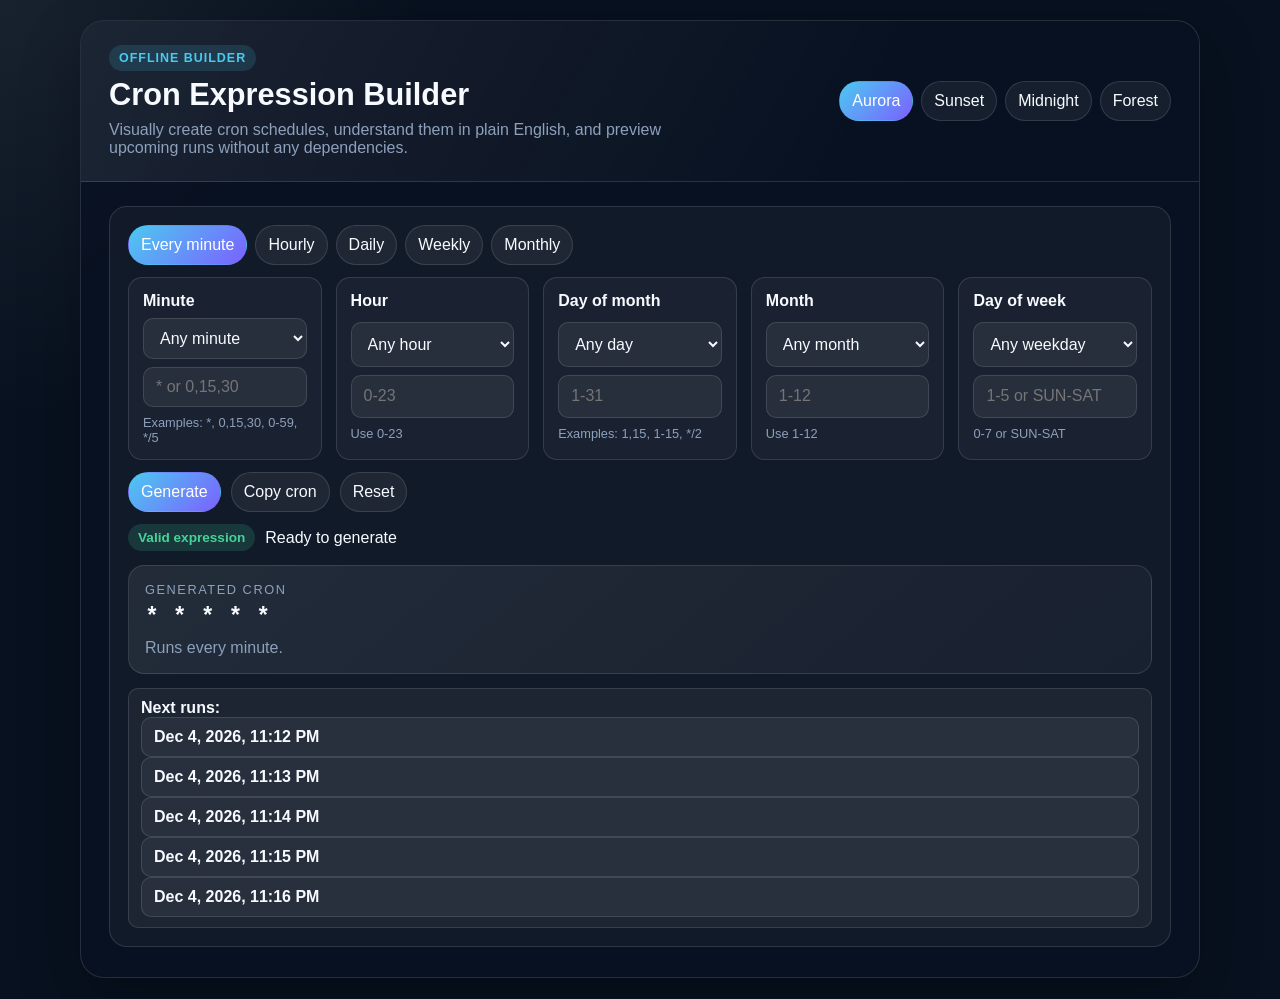
<file: Project/HTML,CSS,JS/Cron Expression Builder/index.html>
<!DOCTYPE html>
<html lang="en">
  <head>
    <meta charset="UTF-8" />
    <meta name="viewport" content="width=device-width, initial-scale=1.0" />
    <title>Cron Expression Builder</title>
    <style>
      :root {
        color-scheme: dark;
        --bg: #07111f;
        --panel: rgba(9, 18, 34, 0.92);
        --panel-2: rgba(255,255,255,0.06);
        --text: #f7fbff;
        --muted: #8da0bc;
        --accent: #4cc9f0;
        --accent-2: #7b61ff;
        --success: #46d39a;
        --warning: #ffb347;
        --border: rgba(255,255,255,0.12);
        --shadow: 0 24px 60px rgba(0,0,0,0.28);
      }
      body[data-theme="sunset"] {
        --bg: #1d101d;
        --panel: rgba(48, 18, 36, 0.95);
        --panel-2: rgba(255,255,255,0.06);
        --text: #fff4ed;
        --muted: #f0b8a6;
        --accent: #ff8a5b;
        --accent-2: #ff3d71;
        --success: #55d6a5;
        --warning: #ffcf7a;
      }
      body[data-theme="midnight"] {
        --bg: #05070d;
        --panel: rgba(8,10,22,0.95);
        --panel-2: rgba(255,255,255,0.06);
        --text: #eef2ff;
        --muted: #8d96bb;
        --accent: #9b8cff;
        --accent-2: #64f6cf;
        --success: #63f0b6;
        --warning: #f7c379;
      }
      body[data-theme="forest"] {
        --bg: #07120c;
        --panel: rgba(7,24,16,0.95);
        --panel-2: rgba(255,255,255,0.06);
        --text: #f2fff7;
        --muted: #8fbea1;
        --accent: #3ddc97;
        --accent-2: #7fd8ff;
        --success: #59e8a6;
        --warning: #ffd67b;
      }
      * { box-sizing: border-box; }
      body {
        margin: 0; font-family: Inter, "Segoe UI", Roboto, Arial, sans-serif;
        color: var(--text); background: radial-gradient(circle at top left, rgba(255,255,255,0.07), transparent 26%), var(--bg);
        min-height: 100vh; padding: 20px;
      }
      .shell { max-width: 1120px; margin: 0 auto; background: var(--panel); border: 1px solid var(--border); border-radius: 24px; box-shadow: var(--shadow); overflow: hidden; }
      .hero { display:flex; justify-content:space-between; align-items:center; gap:18px; padding:24px 28px; background: linear-gradient(120deg, rgba(255,255,255,0.08), transparent 70%); border-bottom:1px solid var(--border); }
      .hero h1 { margin:6px 0 8px; font-size: clamp(1.6rem, 2.4vw, 2.3rem); }
      .hero p { margin:0; color:var(--muted); max-width:560px; }
      .badge { display:inline-block; padding:6px 10px; border-radius:999px; background: rgba(76,201,240,0.14); color: var(--accent); font-size:0.78rem; font-weight:700; letter-spacing:0.08em; text-transform:uppercase; }
      .theme-switcher { display:flex; gap:8px; flex-wrap:wrap; }
      .theme-switcher button, .preset-btn, .actions button { border:1px solid var(--border); background: var(--panel-2); color: var(--text); padding:10px 12px; border-radius:999px; cursor:pointer; font:inherit; transition: transform .2s ease, border-color .2s ease, background .2s ease; }
      .theme-switcher button:hover, .preset-btn:hover, .actions button:hover { transform: translateY(-1px); border-color: var(--accent); }
      .theme-switcher button.active, .preset-btn.active, .actions button.primary { background: linear-gradient(135deg, var(--accent), var(--accent-2)); color:#fff; border-color:transparent; }
      .content { padding:24px 28px 30px; display:grid; gap:18px; }
      .panel { background: rgba(255,255,255,0.04); border:1px solid var(--border); border-radius:18px; padding:18px; }
      .presets { display:flex; gap:8px; flex-wrap:wrap; margin-bottom:12px; }
      .grid { display:grid; gap:14px; grid-template-columns: repeat(auto-fit, minmax(170px, 1fr)); }
      .field { background: rgba(255,255,255,0.04); border:1px solid var(--border); border-radius:14px; padding:14px; display:grid; gap:8px; }
      .field label { font-weight:700; }
      .field small { color:var(--muted); font-size:0.8rem; }
      select, input { width:100%; border:1px solid var(--border); border-radius:10px; padding:10px 12px; font:inherit; background: rgba(255,255,255,0.06); color: var(--text); }
      .actions { display:flex; flex-wrap:wrap; gap:10px; margin-top:12px; }
      .status { margin-top:12px; display:flex; flex-wrap:wrap; align-items:center; gap:10px; }
      .status .pill { padding:6px 10px; border-radius:999px; font-size:.85rem; font-weight:700; }
      .pill.valid { background: rgba(70,211,154,0.16); color: var(--success); }
      .pill.invalid { background: rgba(255,179,71,0.16); color: var(--warning); }
      .result-box { margin-top:14px; border-radius:16px; background: linear-gradient(140deg, rgba(255,255,255,0.08), rgba(255,255,255,0.03)); border:1px solid var(--border); padding:16px; }
      .result-label { font-size:.8rem; text-transform:uppercase; letter-spacing:.12em; color:var(--muted); }
      .expression { margin-top:8px; font-family: "Cascadia Code", Consolas, monospace; font-size: clamp(1.1rem, 2vw, 1.45rem); font-weight:700; word-break:break-all; }
      .description { margin-top:8px; color: var(--muted); }
      .next-runs { margin-top:14px; display:grid; gap:8px; }
      .next-runs .item { padding:10px 12px; border-radius:10px; background: rgba(255,255,255,0.05); border:1px solid var(--border); color:var(--muted); }
      .next-runs strong { color:var(--text); }
      @media (max-width: 760px) { body{padding:12px;} .hero{flex-direction:column; align-items:flex-start;} .content{padding:18px;} }
    </style>
  </head>
  <body data-theme="aurora">
    <div class="shell">
      <header class="hero">
        <div>
          <span class="badge">Offline builder</span>
          <h1>Cron Expression Builder</h1>
          <p>Visually create cron schedules, understand them in plain English, and preview upcoming runs without any dependencies.</p>
        </div>
        <div class="theme-switcher" aria-label="Theme switcher">
          <button type="button" class="active" data-theme="aurora">Aurora</button>
          <button type="button" data-theme="sunset">Sunset</button>
          <button type="button" data-theme="midnight">Midnight</button>
          <button type="button" data-theme="forest">Forest</button>
        </div>
      </header>

      <main class="content">
        <section class="panel">
          <div class="presets" aria-label="Quick presets">
            <button type="button" class="preset-btn active" data-preset="every-minute">Every minute</button>
            <button type="button" class="preset-btn" data-preset="hourly">Hourly</button>
            <button type="button" class="preset-btn" data-preset="daily">Daily</button>
            <button type="button" class="preset-btn" data-preset="weekly">Weekly</button>
            <button type="button" class="preset-btn" data-preset="monthly">Monthly</button>
          </div>

          <div class="grid">
            <div class="field">
              <label for="minute-mode">Minute</label>
              <select id="minute-mode">
                <option value="any">Any minute</option>
                <option value="specific">Specific minutes</option>
                <option value="range">Range</option>
                <option value="step">Every N minutes</option>
              </select>
              <input id="minute-input" placeholder="* or 0,15,30" />
              <small>Examples: *, 0,15,30, 0-59, */5</small>
            </div>

            <div class="field">
              <label for="hour-mode">Hour</label>
              <select id="hour-mode">
                <option value="any">Any hour</option>
                <option value="specific">Specific hours</option>
                <option value="range">Range</option>
                <option value="step">Every N hours</option>
              </select>
              <input id="hour-input" placeholder="0-23" />
              <small>Use 0-23</small>
            </div>

            <div class="field">
              <label for="day-mode">Day of month</label>
              <select id="day-mode">
                <option value="any">Any day</option>
                <option value="specific">Specific days</option>
                <option value="range">Range</option>
                <option value="step">Every N days</option>
              </select>
              <input id="day-input" placeholder="1-31" />
              <small>Examples: 1,15, 1-15, */2</small>
            </div>

            <div class="field">
              <label for="month-mode">Month</label>
              <select id="month-mode">
                <option value="any">Any month</option>
                <option value="specific">Specific months</option>
                <option value="range">Range</option>
                <option value="step">Every N months</option>
              </select>
              <input id="month-input" placeholder="1-12" />
              <small>Use 1-12</small>
            </div>

            <div class="field">
              <label for="weekday-mode">Day of week</label>
              <select id="weekday-mode">
                <option value="any">Any weekday</option>
                <option value="specific">Specific days</option>
                <option value="range">Range</option>
                <option value="step">Every N days</option>
              </select>
              <input id="weekday-input" placeholder="1-5 or SUN-SAT" />
              <small>0-7 or SUN-SAT</small>
            </div>
          </div>

          <div class="actions">
            <button type="button" class="primary" id="generate-btn">Generate</button>
            <button type="button" id="copy-btn">Copy cron</button>
            <button type="button" id="reset-btn">Reset</button>
          </div>

          <div class="status" id="status">
            <span class="pill valid">Valid expression</span>
            <span id="validation-text">Ready to generate</span>
          </div>

          <div class="result-box">
            <div class="result-label">Generated cron</div>
            <div class="expression" id="expression">* * * * *</div>
            <div class="description" id="description">Runs every minute.</div>
          </div>

          <div class="next-runs">
            <div class="item"><strong>Next runs:</strong> <span id="next-runs">Loading…</span></div>
          </div>
        </section>
      </main>
    </div>

    <script>
      const fieldOrder = ["minute", "hour", "day", "month", "weekday"];
      const fields = {
        minute: { mode: "minute-mode", input: "minute-input", min: 0, max: 59, label: "minute" },
        hour: { mode: "hour-mode", input: "hour-input", min: 0, max: 23, label: "hour" },
        day: { mode: "day-mode", input: "day-input", min: 1, max: 31, label: "day of month" },
        month: { mode: "month-mode", input: "month-input", min: 1, max: 12, label: "month" },
        weekday: { mode: "weekday-mode", input: "weekday-input", min: 0, max: 7, label: "day of week" }
      };
      const presets = {
        "every-minute": { minute: { mode: "any", input: "" }, hour: { mode: "any", input: "" }, day: { mode: "any", input: "" }, month: { mode: "any", input: "" }, weekday: { mode: "any", input: "" } },
        hourly: { minute: { mode: "specific", input: "0" }, hour: { mode: "any", input: "" }, day: { mode: "any", input: "" }, month: { mode: "any", input: "" }, weekday: { mode: "any", input: "" } },
        daily: { minute: { mode: "specific", input: "0" }, hour: { mode: "specific", input: "0" }, day: { mode: "any", input: "" }, month: { mode: "any", input: "" }, weekday: { mode: "any", input: "" } },
        weekly: { minute: { mode: "specific", input: "0" }, hour: { mode: "specific", input: "0" }, day: { mode: "any", input: "" }, month: { mode: "any", input: "" }, weekday: { mode: "specific", input: "1" } },
        monthly: { minute: { mode: "specific", input: "0" }, hour: { mode: "specific", input: "0" }, day: { mode: "specific", input: "1" }, month: { mode: "any", input: "" }, weekday: { mode: "any", input: "" } }
      };
      const monthMap = { JAN: 1, FEB: 2, MAR: 3, APR: 4, MAY: 5, JUN: 6, JUL: 7, AUG: 8, SEP: 9, OCT: 10, NOV: 11, DEC: 12 };
      const weekdayMap = { SUN: 0, MON: 1, TUE: 2, WED: 3, THU: 4, FRI: 5, SAT: 6 };

      function setField(field, mode, input) {
        const cfg = fields[field];
        document.getElementById(cfg.mode).value = mode;
        document.getElementById(cfg.input).value = input;
      }

      function loadPreset(key) {
        const preset = presets[key];
        if (!preset) return;
        fieldOrder.forEach((field) => {
          const entry = preset[field];
          setField(field, entry.mode, entry.input);
        });
        render();
      }

      function normalizeValue(raw, field) {
        const value = (raw || "").trim().toUpperCase();
        const map = field === "month" ? monthMap : field === "weekday" ? weekdayMap : null;
        if (!value) return null;
        if (map && map[value] !== undefined) return map[value];
        const parsed = Number(value);
        return Number.isNaN(parsed) ? null : parsed;
      }

      function parseToken(token, field, mode) {
        const cfg = fields[field];
        if (!token || token === "*") return null;
        if (token.includes("/")) {
          const [base, stepText] = token.split("/");
          const step = Number(stepText);
          if (!Number.isInteger(step) || step <= 0) return null;
          if (!base || base === "*") return { type: "step", step };
          const startEnd = base.split("-");
          if (startEnd.length === 2) {
            const start = normalizeValue(startEnd[0], field);
            const end = normalizeValue(startEnd[1], field);
            if (start === null || end === null || start > end) return null;
            return { type: "range", start, end, step };
          }
          return null;
        }
        if (token.includes("-")) {
          const [startText, endText] = token.split("-");
          const start = normalizeValue(startText, field);
          const end = normalizeValue(endText, field);
          if (start === null || end === null || start > end) return null;
          return { type: "range", start, end, step: 1 };
        }
        if (token.includes(",")) {
          const values = token.split(",").map((part) => normalizeValue(part, field));
          if (values.some((v) => v === null)) return null;
          return { type: "list", values };
        }
        const parsed = normalizeValue(token, field);
        if (parsed === null || parsed < cfg.min || parsed > cfg.max) return null;
        return { type: "single", value: parsed };
      }

      function validateSegment(field, mode, input) {
        const cfg = fields[field];
        if (mode === "any") return { valid: true, spec: "*" };
        const raw = input.trim();
        if (!raw) return { valid: false, message: `${cfg.label} value is required` };
        if (mode === "specific") {
          const pieces = raw.split(",");
          const parsed = pieces.map((piece) => parseToken(piece, field, mode));
          if (parsed.some((entry) => !entry)) return { valid: false, message: `Invalid value for ${cfg.label}` };
          return { valid: true, spec: parsed.map((entry) => entry.type === "single" ? entry.value : entry.type === "list" ? entry.values.join(",") : entry.type === "range" ? `${entry.start}-${entry.end}` : `*/${entry.step}`).join(",") };
        }
        if (mode === "range") {
          const parsed = parseToken(raw, field, mode);
          if (!parsed || parsed.type !== "range") return { valid: false, message: `Use a range like ${cfg.min}-${cfg.max}` };
          return { valid: true, spec: `${parsed.start}-${parsed.end}` };
        }
        if (mode === "step") {
          const parsed = parseToken(raw, field, mode);
          if (!parsed || parsed.type !== "step") return { valid: false, message: `Use a step like */5` };
          return { valid: true, spec: `*/${parsed.step}` };
        }
        return { valid: false, message: "Unsupported mode" };
      }

      function buildExpression() {
        const parts = [];
        let invalid = null;
        for (const field of fieldOrder) {
          const cfg = fields[field];
          const mode = document.getElementById(cfg.mode).value;
          const input = document.getElementById(cfg.input).value;
          const validation = validateSegment(field, mode, input);
          if (!validation.valid) {
            invalid = validation.message;
            break;
          }
          if (mode === "any") parts.push("*");
          else if (mode === "specific") parts.push(input.trim());
          else if (mode === "range") parts.push(input.trim());
          else if (mode === "step") parts.push(input.trim());
          else parts.push("*");
        }
        return { expression: parts.join(" "), invalid };
      }

      function describeExpression(expression) {
        const parts = expression.split(" ");
        if (parts.every((part) => part === "*")) return "Runs every minute.";
        if (parts[0] === "*" && parts[1] === "*") return "Runs every minute of every hour.";
        if (parts[0] === "*" && parts[1] !== "*") return "Runs once per hour at the current minute.";
        if (parts[1] === "*" && parts[0] !== "*") return `Runs at minute ${parts[0]} every hour.`;
        return `Runs according to the configured minute, hour, day, month, and weekday fields.`;
      }

      function getValueSet(spec, min, max) {
        if (!spec || spec === "*") return new Set(Array.from({ length: max - min + 1 }, (_, i) => i + min));
        const values = new Set();
        const segments = spec.split(",");
        for (const segment of segments) {
          if (segment.includes("/")) {
            const [base, stepText] = segment.split("/");
            const step = Number(stepText);
            if (!base || base === "*") {
              for (let i = min; i <= max; i += step) values.add(i);
            } else if (base.includes("-")) {
              const [startText, endText] = base.split("-");
              const start = Number(startText);
              const end = Number(endText);
              for (let i = start; i <= end; i += step) values.add(i);
            } else {
              values.add(Number(base));
            }
          } else if (segment.includes("-")) {
            const [startText, endText] = segment.split("-");
            const start = Number(startText);
            const end = Number(endText);
            for (let i = start; i <= end; i += 1) values.add(i);
          } else {
            values.add(Number(segment));
          }
        }
        return values;
      }

      function matchesCron(date, expression) {
        const [minuteSpec, hourSpec, daySpec, monthSpec, weekdaySpec] = expression.split(" ");
        const minute = date.getMinutes();
        const hour = date.getHours();
        const day = date.getDate();
        const month = date.getMonth() + 1;
        const weekday = date.getDay();
        const minuteSet = getValueSet(minuteSpec, 0, 59);
        const hourSet = getValueSet(hourSpec, 0, 23);
        const daySet = getValueSet(daySpec, 1, 31);
        const monthSet = getValueSet(monthSpec, 1, 12);
        const weekdaySet = getValueSet(weekdaySpec, 0, 7);
        return minuteSet.has(minute) && hourSet.has(hour) && daySet.has(day) && monthSet.has(month) && weekdaySet.has(weekday);
      }

      function nextRuns(expression, count = 5) {
        const results = [];
        const now = new Date();
        const start = new Date(now.getFullYear(), now.getMonth(), now.getDate(), now.getHours(), now.getMinutes(), 0);
        let current = new Date(start);
        current.setMinutes(current.getMinutes() + 1);
        while (results.length < count) {
          if (matchesCron(current, expression)) {
            results.push(new Date(current));
          }
          current.setMinutes(current.getMinutes() + 1);
          if (current - now > 1000 * 60 * 60 * 24 * 30) break;
        }
        return results;
      }

      function formatDate(value) {
        return value.toLocaleString([], { dateStyle: "medium", timeStyle: "short" });
      }

      function render() {
        const { expression, invalid } = buildExpression();
        const status = document.getElementById("status");
        const validationText = document.getElementById("validation-text");
        const expressionEl = document.getElementById("expression");
        const descriptionEl = document.getElementById("description");
        const nextRunsEl = document.getElementById("next-runs");

        if (invalid) {
          status.querySelector(".pill").className = "pill invalid";
          status.querySelector(".pill").textContent = "Invalid expression";
          validationText.textContent = invalid;
          expressionEl.textContent = expression || "* * * * *";
          descriptionEl.textContent = "Adjust one of the selected fields to create a valid cron expression.";
          nextRunsEl.innerHTML = "No preview available until the expression is valid.";
          return;
        }

        status.querySelector(".pill").className = "pill valid";
        status.querySelector(".pill").textContent = "Valid expression";
        validationText.textContent = "Ready to generate";
        expressionEl.textContent = expression;
        descriptionEl.textContent = describeExpression(expression);
        const runs = nextRuns(expression);
        nextRunsEl.innerHTML = runs.length ? runs.map((run) => `<div class="item"><strong>${formatDate(run)}</strong></div>`).join("") : "No upcoming runs found.";
      }

      document.getElementById("generate-btn").addEventListener("click", render);
      document.getElementById("copy-btn").addEventListener("click", async () => {
        const expression = document.getElementById("expression").textContent;
        try {
          await navigator.clipboard.writeText(expression);
          document.getElementById("copy-btn").textContent = "Copied";
          setTimeout(() => { document.getElementById("copy-btn").textContent = "Copy cron"; }, 1200);
        } catch (error) {
          document.getElementById("copy-btn").textContent = "Copy failed";
        }
      });
      document.getElementById("reset-btn").addEventListener("click", () => {
        fieldOrder.forEach((field) => setField(field, "any", ""));
        document.querySelectorAll(".preset-btn").forEach((btn) => btn.classList.remove("active"));
        document.querySelector('.preset-btn[data-preset="every-minute"]').classList.add("active");
        render();
      });

      document.querySelectorAll(".preset-btn").forEach((button) => {
        button.addEventListener("click", () => {
          document.querySelectorAll(".preset-btn").forEach((btn) => btn.classList.remove("active"));
          button.classList.add("active");
          loadPreset(button.dataset.preset);
        });
      });

      document.querySelectorAll(".theme-switcher button").forEach((button) => {
        button.addEventListener("click", () => {
          document.querySelectorAll(".theme-switcher button").forEach((btn) => btn.classList.remove("active"));
          button.classList.add("active");
          document.body.setAttribute("data-theme", button.dataset.theme);
        });
      });

      fieldOrder.forEach((field) => {
        const cfg = fields[field];
        document.getElementById(cfg.mode).addEventListener("change", render);
        document.getElementById(cfg.input).addEventListener("input", render);
      });

      render();
    </script>
  </body>
</html>
</file>
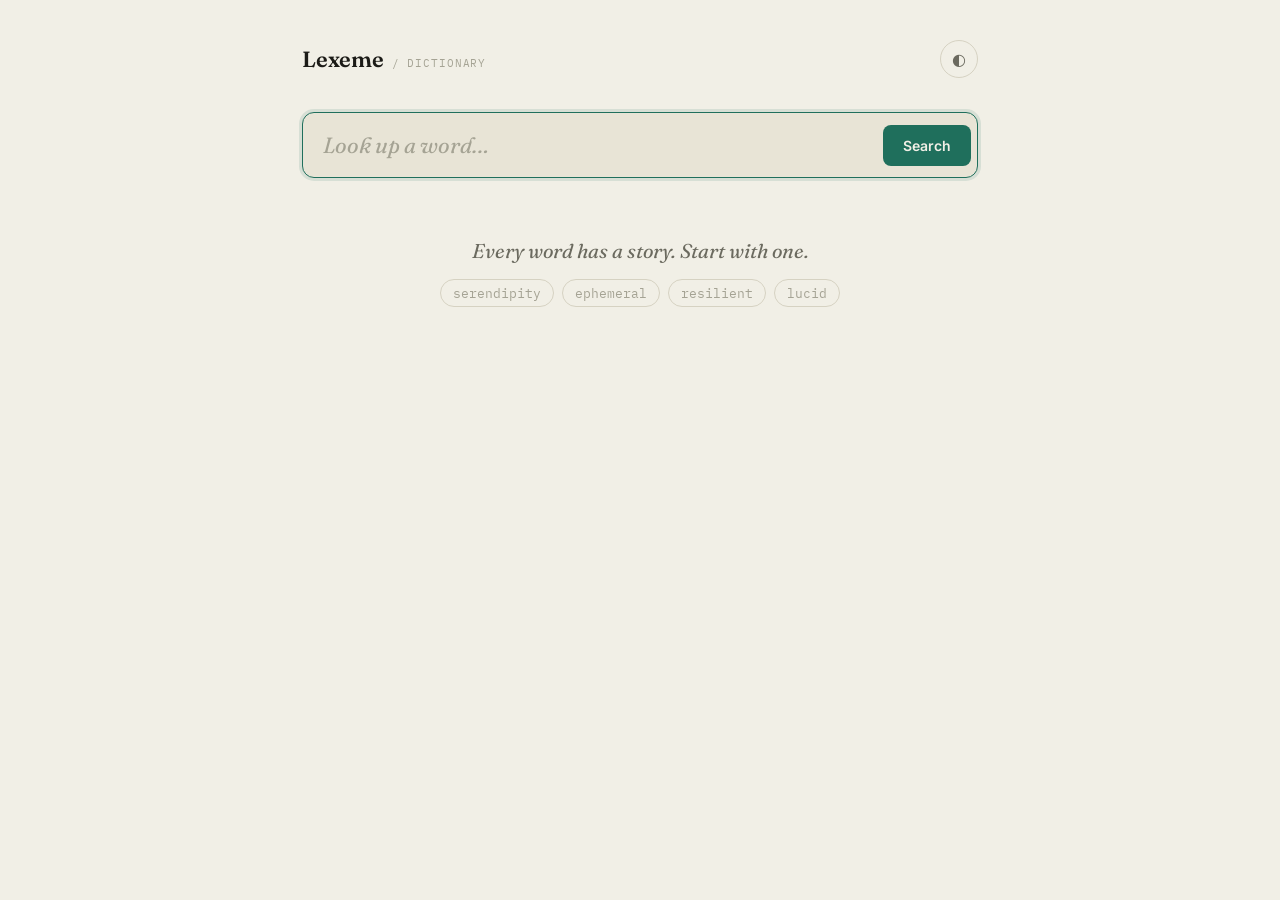
<file: Project/HTML,CSS,JS/Dictionary/index.html>
<!DOCTYPE html>
<html lang="en">
<head>
<meta charset="UTF-8">
<meta name="viewport" content="width=device-width, initial-scale=1.0">
<title>Lexeme — English Dictionary</title>
<style>
  @import url('https://fonts.googleapis.com/css2?family=Fraunces:ital,wght@0,400;0,500;0,600;1,400;1,500&family=Inter:wght@400;500;600&family=IBM+Plex+Mono:wght@400;500&display=swap');

  :root{
    --paper: #F1EFE6;
    --paper-raised: #E8E4D6;
    --ink: #1C1B17;
    --ink-dim: #6b6a5f;
    --ink-dimmer: #a5a394;
    --rule: #d6d2c2;
    --teal: #1F6F5C;
    --teal-soft: rgba(31,111,92,0.12);
    --gold: #B98A22;
    --error: #B0402C;
    --serif: 'Fraunces', serif;
    --sans: 'Inter', sans-serif;
    --mono: 'IBM Plex Mono', monospace;
  }
  [data-theme="dark"]{
    --paper: #1B1A17;
    --paper-raised: #242320;
    --ink: #EDE9DD;
    --ink-dim: #a5a191;
    --ink-dimmer: #6b6a5f;
    --rule: #38362f;
    --teal: #4FBFA0;
    --teal-soft: rgba(79,191,160,0.14);
    --gold: #E0B34E;
    --error: #E07A63;
  }

  *{ box-sizing: border-box; }
  html,body{
    margin:0; padding:0;
    background: var(--paper);
    color: var(--ink);
    font-family: var(--sans);
    transition: background .25s ease, color .25s ease;
    min-height: 100vh;
  }

  .wrap{
    max-width: 720px;
    margin: 0 auto;
    padding: 40px 22px 90px;
  }

  .top-row{
    display:flex;
    justify-content: space-between;
    align-items: center;
    margin-bottom: 34px;
  }
  .brand{
    display:flex;
    align-items: baseline;
    gap: 8px;
  }
  .brand .mark{
    font-family: var(--serif);
    font-weight: 600;
    font-size: 22px;
    letter-spacing: -0.01em;
  }
  .brand .tag{
    font-family: var(--mono);
    font-size: 11px;
    color: var(--ink-dimmer);
    text-transform: uppercase;
    letter-spacing: 0.08em;
  }

  .theme-toggle{
    background: none;
    border: 1px solid var(--rule);
    color: var(--ink-dim);
    border-radius: 999px;
    width: 38px; height: 38px;
    cursor: pointer;
    display:flex; align-items:center; justify-content:center;
    font-size: 16px;
    transition: border-color .15s ease, color .15s ease;
  }
  .theme-toggle:hover{ border-color: var(--teal); color: var(--teal); }

  .search-box{
    display:flex;
    align-items: center;
    gap: 10px;
    background: var(--paper-raised);
    border: 1px solid var(--rule);
    border-radius: 12px;
    padding: 6px 6px 6px 20px;
  }
  .search-box:focus-within{
    border-color: var(--teal);
    box-shadow: 0 0 0 3px var(--teal-soft);
  }
  .search-box input{
    flex:1;
    background: none;
    border: none;
    outline: none;
    font-family: var(--serif);
    font-size: 22px;
    color: var(--ink);
    padding: 12px 0;
  }
  .search-box input::placeholder{ color: var(--ink-dimmer); font-style: italic; }
  .search-btn{
    background: var(--teal);
    color: var(--paper);
    border: none;
    border-radius: 8px;
    padding: 12px 20px;
    font-family: var(--sans);
    font-weight: 600;
    font-size: 14px;
    cursor: pointer;
    white-space: nowrap;
    transition: opacity .15s ease;
  }
  .search-btn:hover{ opacity: 0.88; }
  .search-btn:disabled{ opacity: 0.5; cursor: default; }

  /* States */
  .state-panel{
    margin-top: 50px;
    text-align: center;
    color: var(--ink-dim);
  }
  .state-panel.hidden{ display: none; }
  .loading-dial{
    width: 34px; height: 34px;
    margin: 0 auto 16px;
    border-radius: 50%;
    border: 3px solid var(--rule);
    border-top-color: var(--teal);
    animation: spin 0.8s linear infinite;
  }
  @keyframes spin{ to{ transform: rotate(360deg); } }
  .state-panel p{ font-family: var(--sans); font-size: 14px; margin: 0; }
  .error-panel .error-word{
    font-family: var(--serif);
    font-style: italic;
    color: var(--error);
  }
  .error-panel .icon{
    font-family: var(--serif);
    font-size: 40px;
    color: var(--error);
    margin-bottom: 10px;
    display:block;
  }

  /* Entry */
  #entry{ margin-top: 44px; }
  #entry.hidden{ display: none; }

  .headword-row{
    display:flex;
    align-items: baseline;
    justify-content: space-between;
    flex-wrap: wrap;
    gap: 10px 20px;
    border-bottom: 1px solid var(--rule);
    padding-bottom: 18px;
    margin-bottom: 22px;
  }
  .headword{
    font-family: var(--serif);
    font-size: 44px;
    font-weight: 600;
    letter-spacing: -0.01em;
    line-height: 1;
  }
  .phonetics-line{
    display:flex;
    align-items:center;
    gap: 14px;
    flex-wrap: wrap;
  }
  .phon-item{
    display:flex;
    align-items:center;
    gap: 6px;
    font-family: var(--mono);
    font-size: 15px;
    color: var(--gold);
  }
  .play-btn{
    background: none;
    border: 1px solid var(--rule);
    color: var(--teal);
    width: 30px; height: 30px;
    border-radius: 50%;
    cursor: pointer;
    display:flex; align-items:center; justify-content:center;
    font-size: 12px;
    flex-shrink: 0;
    transition: background .15s ease, transform .1s ease;
  }
  .play-btn:hover{ background: var(--teal-soft); }
  .play-btn:active{ transform: scale(0.92); }
  .play-btn.playing{ background: var(--teal); color: var(--paper); }

  .meaning-block{
    margin-bottom: 28px;
  }
  .pos-row{
    display:flex;
    align-items:center;
    gap: 12px;
    margin-bottom: 12px;
  }
  .pos{
    font-family: var(--serif);
    font-style: italic;
    font-size: 19px;
    color: var(--teal);
  }
  .pos-rule{
    flex:1;
    height: 1px;
    background: var(--rule);
  }

  .def-list{
    list-style: none;
    margin: 0; padding: 0;
    counter-reset: def-counter;
  }
  .def-item{
    counter-increment: def-counter;
    position: relative;
    padding-left: 30px;
    margin-bottom: 16px;
    line-height: 1.6;
    font-size: 15.5px;
  }
  .def-item::before{
    content: counter(def-counter);
    position: absolute;
    left: 0; top: 1px;
    font-family: var(--mono);
    font-size: 12px;
    color: var(--ink-dimmer);
    width: 20px;
  }
  .def-text{ color: var(--ink); }
  .def-example{
    display: block;
    margin-top: 5px;
    color: var(--ink-dim);
    font-style: italic;
    font-size: 14.5px;
  }
  .def-example::before{ content: "“"; }
  .def-example::after{ content: "”"; }

  .word-relations{
    display:flex;
    flex-wrap: wrap;
    gap: 6px;
    margin-top: 6px;
    padding-left: 30px;
  }
  .word-chip{
    font-family: var(--mono);
    font-size: 12.5px;
    padding: 3px 10px;
    border-radius: 999px;
    background: var(--paper-raised);
    color: var(--ink-dim);
    border: 1px solid var(--rule);
    cursor: pointer;
    transition: border-color .15s ease, color .15s ease;
  }
  .word-chip:hover{ border-color: var(--teal); color: var(--teal); }
  .word-chip.antonym{ color: var(--error); }
  .word-chip.antonym:hover{ border-color: var(--error); color: var(--error); }

  .rel-label{
    font-family: var(--mono);
    font-size: 10.5px;
    text-transform: uppercase;
    letter-spacing: 0.06em;
    color: var(--ink-dimmer);
    padding-left: 30px;
    margin-top: 10px;
    display:block;
  }

  .source-note{
    margin-top: 36px;
    padding-top: 16px;
    border-top: 1px solid var(--rule);
    font-family: var(--mono);
    font-size: 11px;
    color: var(--ink-dimmer);
  }
  .source-note a{ color: var(--teal); text-decoration: none; }

  .welcome-panel{
    margin-top: 60px;
    text-align: center;
    color: var(--ink-dimmer);
  }
  .welcome-panel .big{
    font-family: var(--serif);
    font-style: italic;
    font-size: 20px;
    color: var(--ink-dim);
    margin-bottom: 8px;
  }
  .welcome-panel .examples{
    display:flex;
    justify-content: center;
    gap: 8px;
    flex-wrap: wrap;
    margin-top: 16px;
  }
  .welcome-panel .examples span{
    font-family: var(--mono);
    font-size: 12.5px;
    padding: 5px 12px;
    border: 1px solid var(--rule);
    border-radius: 999px;
    cursor: pointer;
  }
  .welcome-panel .examples span:hover{ border-color: var(--teal); color: var(--teal); }

  @media (max-width: 560px){
    .headword{ font-size: 34px; }
    .search-box{ padding-left: 14px; }
    .search-box input{ font-size: 18px; }
    .search-btn{ padding: 11px 14px; }
  }
</style>
</head>
<body>
<div class="wrap">

  <div class="top-row">
    <div class="brand">
      <span class="mark">Lexeme</span>
      <span class="tag">/ dictionary</span>
    </div>
    <button class="theme-toggle" id="themeToggle" title="Toggle light/dark" aria-label="Toggle theme">◐</button>
  </div>

  <form class="search-box" id="searchForm">
    <input type="text" id="wordInput" placeholder="Look up a word…" autocomplete="off" autofocus>
    <button type="submit" class="search-btn" id="searchBtn">Search</button>
  </form>

  <div class="state-panel hidden" id="loadingPanel">
    <div class="loading-dial"></div>
    <p>Turning the pages…</p>
  </div>

  <div class="state-panel hidden error-panel" id="errorPanel">
    <span class="icon">?</span>
    <p>No entry found for <span class="error-word" id="errorWord"></span>.</p>
    <p style="margin-top:6px; font-size:13px;">Check the spelling, or try a related word.</p>
  </div>

  <div class="welcome-panel" id="welcomePanel">
    <div class="big">Every word has a story. Start with one.</div>
    <div class="examples">
      <span data-word="serendipity">serendipity</span>
      <span data-word="ephemeral">ephemeral</span>
      <span data-word="resilient">resilient</span>
      <span data-word="lucid">lucid</span>
    </div>
  </div>

  <div id="entry" class="hidden"></div>

</div>

<script>
  const form = document.getElementById('searchForm');
  const input = document.getElementById('wordInput');
  const searchBtn = document.getElementById('searchBtn');
  const loadingPanel = document.getElementById('loadingPanel');
  const errorPanel = document.getElementById('errorPanel');
  const errorWord = document.getElementById('errorWord');
  const welcomePanel = document.getElementById('welcomePanel');
  const entryEl = document.getElementById('entry');
  const themeToggle = document.getElementById('themeToggle');

  let currentAudio = null;
  let currentPlayBtn = null;

  themeToggle.addEventListener('click', () => {
    const html = document.documentElement;
    const isDark = html.getAttribute('data-theme') === 'dark';
    html.setAttribute('data-theme', isDark ? 'light' : 'dark');
    themeToggle.textContent = isDark ? '◐' : '◑';
  });

  document.querySelectorAll('.welcome-panel .examples span').forEach(el => {
    el.addEventListener('click', () => {
      input.value = el.dataset.word;
      form.requestSubmit();
    });
  });

  function showState(state, word){
    welcomePanel.classList.add('hidden');
    loadingPanel.classList.toggle('hidden', state !== 'loading');
    errorPanel.classList.toggle('hidden', state !== 'error');
    entryEl.classList.toggle('hidden', state !== 'result');
    if (state === 'error') errorWord.textContent = `“${word}”`;
    if (state !== 'error' && state !== 'result' && state !== 'loading') {
      welcomePanel.classList.remove('hidden');
    }
  }

  function stopAudio(){
    if (currentAudio){
      currentAudio.pause();
      currentAudio.currentTime = 0;
    }
    if (currentPlayBtn) currentPlayBtn.classList.remove('playing');
    currentAudio = null;
    currentPlayBtn = null;
  }

  function playAudio(url, btn){
    if (currentPlayBtn === btn && currentAudio && !currentAudio.paused){
      stopAudio();
      return;
    }
    stopAudio();
    currentAudio = new Audio(url);
    currentPlayBtn = btn;
    btn.classList.add('playing');
    currentAudio.play().catch(() => {});
    currentAudio.addEventListener('ended', () => {
      btn.classList.remove('playing');
      currentAudio = null;
      currentPlayBtn = null;
    });
  }

  function escapeHtml(str){
    const div = document.createElement('div');
    div.textContent = str;
    return div.innerHTML;
  }

  function renderEntry(data){
    const entryData = data[0];
    const word = entryData.word;

    // Collect phonetics with audio where available
    const phonetics = (entryData.phonetics || []).filter(p => p.text || p.audio);
    const textPhonetic = entryData.phonetic || (phonetics.find(p => p.text) || {}).text || '';

    let html = '';

    html += `<div class="headword-row">`;
    html += `<div class="headword">${escapeHtml(word)}</div>`;
    html += `<div class="phonetics-line">`;

    if (textPhonetic){
      html += `<div class="phon-item">${escapeHtml(textPhonetic)}</div>`;
    }

    const audioPhonetics = phonetics.filter(p => p.audio);
    audioPhonetics.slice(0, 2).forEach((p, i) => {
      html += `<button class="play-btn" data-audio="${escapeHtml(p.audio)}" aria-label="Play pronunciation" title="Play pronunciation">▶</button>`;
    });

    html += `</div></div>`;

    (entryData.meanings || []).forEach(meaning => {
      html += `<div class="meaning-block">`;
      html += `<div class="pos-row"><span class="pos">${escapeHtml(meaning.partOfSpeech)}</span><div class="pos-rule"></div></div>`;
      html += `<ol class="def-list">`;
      (meaning.definitions || []).slice(0, 5).forEach(def => {
        html += `<li class="def-item"><span class="def-text">${escapeHtml(def.definition)}</span>`;
        if (def.example){
          html += `<span class="def-example">${escapeHtml(def.example)}</span>`;
        }
        html += `</li>`;
      });
      html += `</ol>`;

      const synonyms = new Set();
      const antonyms = new Set();
      (meaning.synonyms || []).forEach(s => synonyms.add(s));
      (meaning.antonyms || []).forEach(a => antonyms.add(a));
      (meaning.definitions || []).forEach(def => {
        (def.synonyms || []).forEach(s => synonyms.add(s));
        (def.antonyms || []).forEach(a => antonyms.add(a));
      });

      if (synonyms.size){
        html += `<span class="rel-label">Synonyms</span>`;
        html += `<div class="word-relations">`;
        [...synonyms].slice(0, 8).forEach(s => {
          html += `<span class="word-chip" data-word="${escapeHtml(s)}">${escapeHtml(s)}</span>`;
        });
        html += `</div>`;
      }
      if (antonyms.size){
        html += `<span class="rel-label">Antonyms</span>`;
        html += `<div class="word-relations">`;
        [...antonyms].slice(0, 8).forEach(a => {
          html += `<span class="word-chip antonym" data-word="${escapeHtml(a)}">${escapeHtml(a)}</span>`;
        });
        html += `</div>`;
      }

      html += `</div>`;
    });

    html += `<div class="source-note">Definitions via <a href="https://dictionaryapi.dev" target="_blank" rel="noopener">Free Dictionary API</a></div>`;

    entryEl.innerHTML = html;

    entryEl.querySelectorAll('.play-btn').forEach(btn => {
      btn.addEventListener('click', () => playAudio(btn.dataset.audio, btn));
    });
    entryEl.querySelectorAll('.word-chip').forEach(chip => {
      chip.addEventListener('click', () => {
        input.value = chip.dataset.word;
        form.requestSubmit();
      });
    });
  }

  async function lookup(word){
    stopAudio();
    showState('loading');
    searchBtn.disabled = true;

    try{
      const res = await fetch(`https://api.dictionaryapi.dev/api/v2/entries/en/${encodeURIComponent(word)}`);
      if (!res.ok){
        showState('error', word);
        return;
      }
      const data = await res.json();
      renderEntry(data);
      showState('result');
    } catch(err){
      showState('error', word);
    } finally {
      searchBtn.disabled = false;
    }
  }

  form.addEventListener('submit', (e) => {
    e.preventDefault();
    const word = input.value.trim();
    if (!word) return;
    lookup(word);
  });
</script>
</body>
</html>
</file>
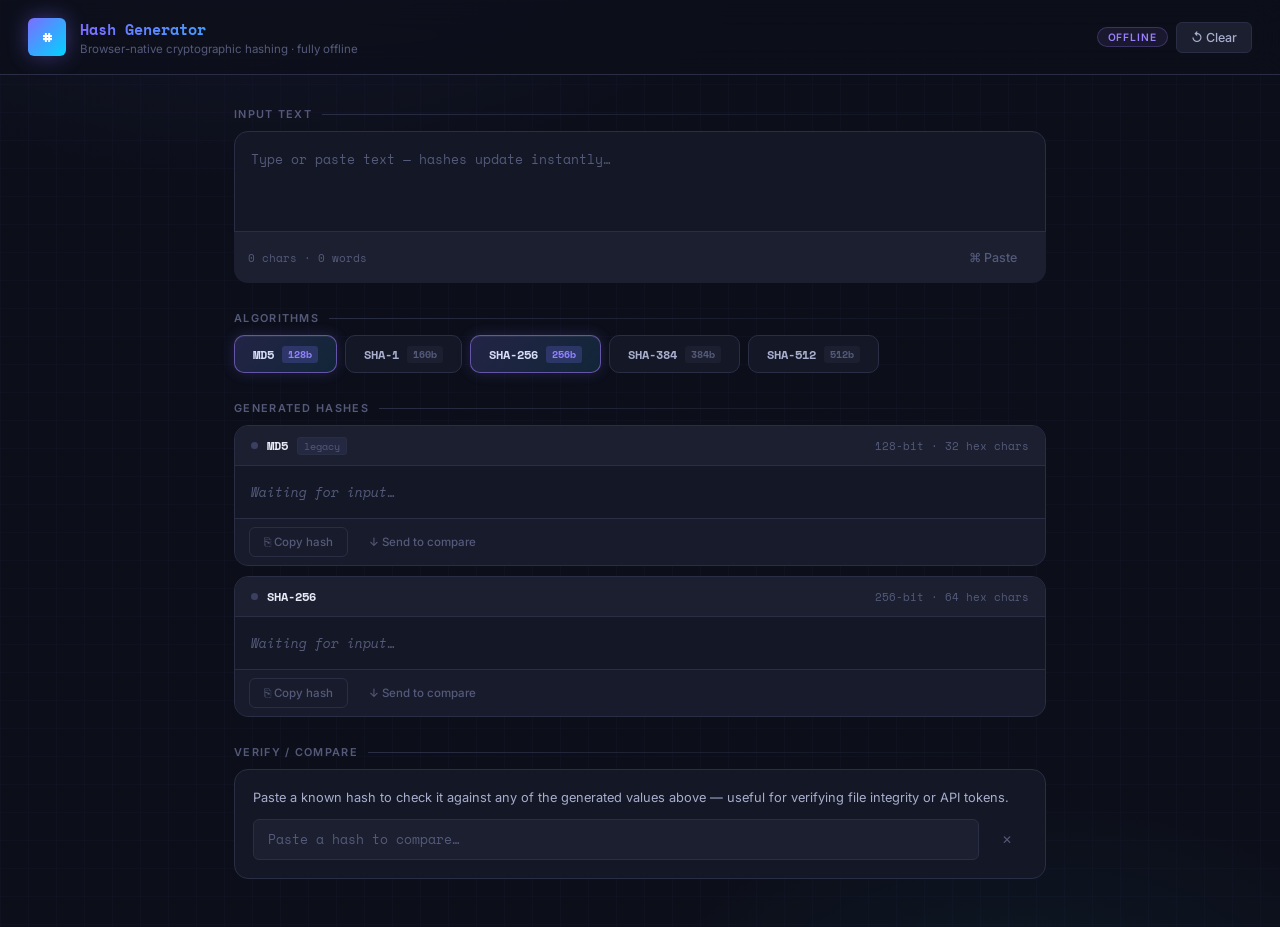
<file: Project/HTML,CSS,JS/hash generator/index.html>
<!DOCTYPE html>
<html lang="en">
<head>
  <meta charset="UTF-8" />
  <meta name="viewport" content="width=device-width, initial-scale=1.0" />
  <title>Hash Generator</title>
  <link href="https://fonts.googleapis.com/css2?family=Inter:wght@400;500;600&family=Space+Mono:wght@400;700&display=swap" rel="stylesheet" />
  <style>
    *, *::before, *::after { box-sizing: border-box; margin: 0; padding: 0; }

    :root {
      --bg:          #0C0F1A;
      --surface:     #131726;
      --surface2:    #1B1F30;
      --surface3:    #242840;
      --border:      #2A2E45;
      --border-hi:   #3C4060;
      --grad-a:      #7C6DFF;
      --grad-b:      #00D4FF;
      --accent:      #9B7FFF;
      --accent-dim:  #9B7FFF18;
      --success:     #3FB950;
      --success-bg:  #3FB95018;
      --error:       #FF7B72;
      --error-bg:    #FF7B7218;
      --text:        #E8EAF6;
      --text-soft:   #A8AECC;
      --muted:       #555A7A;
      --mono:        'Space Mono', monospace;
      --sans:        'Inter', sans-serif;
      --radius:      10px;
      --radius-sm:   6px;
      --radius-lg:   14px;
    }

    body {
      background: var(--bg);
      color: var(--text);
      font-family: var(--sans);
      min-height: 100vh;
      display: flex;
      flex-direction: column;
      background-image:
        radial-gradient(ellipse 70% 50% at 20% -10%, rgba(124,109,255,0.07) 0%, transparent 60%),
        radial-gradient(ellipse 50% 40% at 80% 110%, rgba(0,212,255,0.05) 0%, transparent 60%),
        linear-gradient(rgba(124,109,255,0.025) 1px, transparent 1px),
        linear-gradient(90deg, rgba(124,109,255,0.025) 1px, transparent 1px);
      background-size: 100% 100%, 100% 100%, 28px 28px, 28px 28px;
    }

    /* ── Header ── */
    header {
      padding: 18px 28px;
      border-bottom: 1px solid var(--border);
      display: flex;
      align-items: center;
      justify-content: space-between;
      background: rgba(12,15,26,0.75);
      backdrop-filter: blur(16px);
      -webkit-backdrop-filter: blur(16px);
      position: sticky;
      top: 0;
      z-index: 10;
      gap: 12px;
    }

    .header-left { display: flex; align-items: center; gap: 14px; }

    .logo-icon {
      width: 38px; height: 38px;
      background: linear-gradient(135deg, var(--grad-a) 0%, var(--grad-b) 100%);
      border-radius: var(--radius-sm);
      display: flex; align-items: center; justify-content: center;
      font-family: var(--mono);
      font-size: 1.1rem;
      font-weight: 700;
      color: #fff;
      box-shadow: 0 0 20px rgba(124,109,255,0.45), 0 2px 8px rgba(0,0,0,0.4);
      flex-shrink: 0;
    }

    .logo-text {
      font-family: var(--mono);
      font-size: 0.95rem;
      font-weight: 700;
      background: linear-gradient(90deg, var(--grad-a), var(--grad-b));
      -webkit-background-clip: text;
      -webkit-text-fill-color: transparent;
      background-clip: text;
    }

    .logo-sub {
      font-size: 0.72rem;
      color: var(--muted);
      margin-top: 2px;
    }

    .header-right { display: flex; align-items: center; gap: 8px; }

    .badge {
      font-size: 0.64rem;
      font-weight: 600;
      text-transform: uppercase;
      letter-spacing: 0.09em;
      padding: 3px 10px;
      border-radius: 20px;
      background: var(--accent-dim);
      color: var(--accent);
      border: 1px solid rgba(155,127,255,0.25);
    }

    /* ── Buttons ── */
    .btn {
      font-family: var(--sans);
      font-size: 0.78rem;
      font-weight: 500;
      padding: 7px 14px;
      border-radius: var(--radius-sm);
      border: 1px solid var(--border);
      background: var(--surface2);
      color: var(--text-soft);
      cursor: pointer;
      transition: all 0.15s;
      display: inline-flex;
      align-items: center;
      gap: 6px;
      white-space: nowrap;
    }
    .btn:hover { border-color: var(--border-hi); color: var(--text); background: var(--surface3); }
    .btn.ghost { background: transparent; border-color: transparent; color: var(--muted); }
    .btn.ghost:hover { background: var(--surface2); border-color: var(--border); color: var(--text-soft); }
    .btn.danger:hover { border-color: var(--error); color: var(--error); }

    .btn.copy {
      font-size: 0.72rem;
      background: transparent;
      border-color: var(--border);
      color: var(--muted);
    }
    .btn.copy:hover { border-color: var(--success); color: var(--success); }
    .btn.copy.copied { border-color: var(--success); color: var(--success); background: var(--success-bg); }

    /* ── Main ── */
    main {
      flex: 1;
      max-width: 860px;
      width: 100%;
      margin: 0 auto;
      padding: 32px 24px 48px;
      display: flex;
      flex-direction: column;
      gap: 28px;
    }

    /* ── Section ── */
    .section { display: flex; flex-direction: column; gap: 10px; }

    .section-label {
      font-size: 0.68rem;
      font-weight: 600;
      text-transform: uppercase;
      letter-spacing: 0.12em;
      color: var(--muted);
      display: flex;
      align-items: center;
      gap: 10px;
    }
    .section-label::after {
      content: '';
      flex: 1;
      height: 1px;
      background: linear-gradient(to right, var(--border), transparent);
    }

    /* ── Textarea ── */
    .input-wrapper { position: relative; }

    textarea {
      width: 100%;
      min-height: 148px;
      font-family: var(--mono);
      font-size: 0.84rem;
      line-height: 1.75;
      background: var(--surface);
      border: 1px solid var(--border);
      border-radius: var(--radius-lg);
      color: var(--text-soft);
      padding: 16px 16px 48px;
      resize: vertical;
      outline: none;
      transition: border-color 0.18s, box-shadow 0.18s;
    }
    textarea:focus {
      border-color: var(--accent);
      box-shadow: 0 0 0 3px rgba(155,127,255,0.12), 0 4px 20px rgba(124,109,255,0.08);
    }
    textarea::placeholder { color: var(--muted); }

    .input-footer {
      position: absolute;
      bottom: 0;
      left: 0; right: 0;
      padding: 10px 14px;
      display: flex;
      align-items: center;
      justify-content: space-between;
      border-top: 1px solid var(--border);
      background: var(--surface2);
      border-radius: 0 0 var(--radius-lg) var(--radius-lg);
    }

    .counters {
      font-family: var(--mono);
      font-size: 0.7rem;
      color: var(--muted);
    }

    /* ── Algo buttons ── */
    .algo-grid {
      display: flex;
      flex-wrap: wrap;
      gap: 8px;
    }

    .algo-btn {
      font-family: var(--mono);
      font-size: 0.76rem;
      font-weight: 700;
      padding: 9px 18px;
      border-radius: var(--radius);
      border: 1px solid var(--border);
      background: var(--surface);
      color: var(--text-soft);
      cursor: pointer;
      transition: all 0.16s;
      display: flex;
      align-items: center;
      gap: 8px;
      position: relative;
      overflow: hidden;
    }
    .algo-btn::before {
      content: '';
      position: absolute;
      inset: 0;
      background: linear-gradient(135deg, rgba(124,109,255,0.15), rgba(0,212,255,0.08));
      opacity: 0;
      transition: opacity 0.16s;
    }
    .algo-btn:hover { border-color: var(--border-hi); color: var(--text); }
    .algo-btn:hover::before { opacity: 1; }
    .algo-btn.active {
      border-color: rgba(155,127,255,0.6);
      color: var(--text);
      box-shadow: 0 0 14px rgba(124,109,255,0.2), inset 0 1px 0 rgba(255,255,255,0.06);
    }
    .algo-btn.active::before { opacity: 1; }

    .algo-bits {
      font-size: 0.62rem;
      color: var(--muted);
      background: var(--surface2);
      padding: 1px 6px;
      border-radius: 3px;
      transition: background 0.16s, color 0.16s;
    }
    .algo-btn.active .algo-bits {
      background: rgba(124,109,255,0.22);
      color: var(--accent);
    }

    /* ── Hash cards ── */
    .hash-cards { display: flex; flex-direction: column; gap: 10px; }

    .hash-card {
      background: var(--surface);
      border: 1px solid var(--border);
      border-radius: var(--radius-lg);
      overflow: hidden;
      transition: border-color 0.18s, box-shadow 0.18s;
    }
    .hash-card:hover { border-color: var(--border-hi); }
    .hash-card.live {
      border-color: rgba(155,127,255,0.4);
      box-shadow: 0 0 0 1px rgba(155,127,255,0.08), 0 4px 24px rgba(124,109,255,0.1);
    }

    .hash-card-header {
      display: flex;
      align-items: center;
      justify-content: space-between;
      padding: 10px 16px;
      border-bottom: 1px solid var(--border);
      background: var(--surface2);
    }

    .algo-name {
      font-family: var(--mono);
      font-size: 0.78rem;
      font-weight: 700;
      display: flex;
      align-items: center;
      gap: 9px;
    }

    .algo-dot {
      width: 7px; height: 7px;
      border-radius: 50%;
      background: var(--border-hi);
      transition: background 0.3s, box-shadow 0.3s;
      flex-shrink: 0;
    }
    .algo-dot.ready {
      background: var(--success);
      box-shadow: 0 0 7px var(--success);
    }

    .legacy-tag {
      font-size: 0.6rem;
      color: var(--muted);
      font-weight: 400;
      background: var(--surface3);
      padding: 1px 6px;
      border-radius: 3px;
      border: 1px solid var(--border);
    }

    .hash-meta { font-family: var(--mono); font-size: 0.68rem; color: var(--muted); }

    .hash-value-wrap {
      padding: 14px 16px;
      min-height: 52px;
      display: flex;
      align-items: center;
    }

    .hash-value {
      font-family: var(--mono);
      font-size: 0.82rem;
      line-height: 1.6;
      word-break: break-all;
      color: var(--muted);
      font-style: italic;
    }
    .hash-value.ready {
      color: var(--text-soft);
      font-style: normal;
    }

    .hash-card-footer {
      display: flex;
      align-items: center;
      gap: 6px;
      padding: 8px 14px;
      border-top: 1px solid var(--border);
      background: rgba(27, 31, 48, 0.6);
    }

    /* ── Compare ── */
    .compare-box {
      background: var(--surface);
      border: 1px solid var(--border);
      border-radius: var(--radius-lg);
      padding: 18px;
      display: flex;
      flex-direction: column;
      gap: 12px;
    }

    .compare-desc {
      font-size: 0.8rem;
      color: var(--text-soft);
      line-height: 1.5;
    }

    .compare-field {
      display: flex;
      gap: 8px;
    }

    input.compare-input {
      flex: 1;
      font-family: var(--mono);
      font-size: 0.8rem;
      background: var(--surface2);
      border: 1px solid var(--border);
      border-radius: var(--radius-sm);
      color: var(--text-soft);
      padding: 10px 14px;
      outline: none;
      transition: border-color 0.15s, box-shadow 0.15s;
      min-width: 0;
    }
    input.compare-input:focus {
      border-color: var(--accent);
      box-shadow: 0 0 0 3px rgba(155,127,255,0.1);
    }
    input.compare-input::placeholder { color: var(--muted); }

    .compare-result {
      font-size: 0.8rem;
      padding: 9px 14px;
      border-radius: var(--radius-sm);
      display: flex;
      align-items: center;
      gap: 9px;
      font-weight: 500;
      border: 1px solid transparent;
      transition: all 0.2s;
    }
    .compare-result.idle { display: none; }
    .compare-result.match { background: var(--success-bg); color: var(--success); border-color: rgba(63,185,80,0.3); }
    .compare-result.no-match { background: var(--error-bg); color: var(--error); border-color: rgba(255,123,114,0.3); }

    /* ── Toast ── */
    #toast {
      position: fixed;
      bottom: 24px; right: 24px;
      background: var(--surface2);
      border: 1px solid var(--border);
      color: var(--text-soft);
      padding: 10px 18px;
      border-radius: var(--radius);
      font-size: 0.8rem;
      opacity: 0;
      transform: translateY(10px);
      transition: all 0.2s;
      pointer-events: none;
      z-index: 999;
      backdrop-filter: blur(8px);
    }
    #toast.show { opacity: 1; transform: translateY(0); }

    /* ── Animate ── */
    @keyframes hashReveal {
      from { opacity: 0.3; transform: translateY(3px); }
      to   { opacity: 1;   transform: translateY(0); }
    }
    .hash-animate { animation: hashReveal 0.28s ease-out; }

    /* ── Scrollbar ── */
    ::-webkit-scrollbar { width: 6px; }
    ::-webkit-scrollbar-track { background: transparent; }
    ::-webkit-scrollbar-thumb { background: var(--border); border-radius: 3px; }
    ::-webkit-scrollbar-thumb:hover { background: var(--border-hi); }

    /* ── Responsive ── */
    @media (max-width: 600px) {
      header { padding: 14px 16px; }
      main { padding: 20px 16px 36px; gap: 22px; }
      .algo-btn { padding: 7px 13px; font-size: 0.72rem; }
      .hash-value { font-size: 0.76rem; }
    }
  </style>
</head>
<body>

<header>
  <div class="header-left">
    <div class="logo-icon">#</div>
    <div>
      <div class="logo-text">Hash Generator</div>
      <div class="logo-sub">Browser-native cryptographic hashing · fully offline</div>
    </div>
  </div>
  <div class="header-right">
    <div class="badge">Offline</div>
    <button class="btn danger" onclick="clearAll()">↺ Clear</button>
  </div>
</header>

<main>

  <!-- Input -->
  <div class="section">
    <div class="section-label">Input Text</div>
    <div class="input-wrapper">
      <textarea id="inputText"
        placeholder="Type or paste text — hashes update instantly…"
        oninput="onInput()"
        spellcheck="false"></textarea>
      <div class="input-footer">
        <span class="counters" id="counters">0 chars · 0 words</span>
        <button class="btn ghost" onclick="pasteText()">⌘ Paste</button>
      </div>
    </div>
  </div>

  <!-- Algorithm selector -->
  <div class="section">
    <div class="section-label">Algorithms</div>
    <div class="algo-grid" id="algoGrid"></div>
  </div>

  <!-- Hash outputs -->
  <div class="section">
    <div class="section-label">Generated Hashes</div>
    <div class="hash-cards" id="hashCards"></div>
  </div>

  <!-- Compare -->
  <div class="section">
    <div class="section-label">Verify / Compare</div>
    <div class="compare-box">
      <p class="compare-desc">Paste a known hash to check it against any of the generated values above — useful for verifying file integrity or API tokens.</p>
      <div class="compare-field">
        <input class="compare-input" id="compareInput" type="text"
          placeholder="Paste a hash to compare…"
          oninput="doCompare()"
          spellcheck="false"
          autocomplete="off" />
        <button class="btn ghost" onclick="clearCompare()">✕</button>
      </div>
      <div class="compare-result idle" id="compareResult"></div>
    </div>
  </div>

</main>

<div id="toast"></div>

<script>
/* ─── MD5 — RFC 1321, pure JS ────────────────────────── */
function md5(str) {
  function safeAdd(x, y) {
    const lsw = (x & 0xFFFF) + (y & 0xFFFF);
    const msw = (x >> 16) + (y >> 16) + (lsw >> 16);
    return (msw << 16) | (lsw & 0xFFFF);
  }
  const brl = (n, c) => (n << c) | (n >>> (32 - c));
  const cmn = (q, a, b, x, s, t) => safeAdd(brl(safeAdd(safeAdd(a, q), safeAdd(x, t)), s), b);
  const ff = (a,b,c,d,x,s,t) => cmn((b&c)|(~b&d),a,b,x,s,t);
  const gg = (a,b,c,d,x,s,t) => cmn((b&d)|(c&~d),a,b,x,s,t);
  const hh = (a,b,c,d,x,s,t) => cmn(b^c^d,a,b,x,s,t);
  const ii = (a,b,c,d,x,s,t) => cmn(c^(b|~d),a,b,x,s,t);

  const utf8 = unescape(encodeURIComponent(str));
  const bytes = Array.from(utf8, c => c.charCodeAt(0));
  bytes.push(0x80);
  while (bytes.length % 64 !== 56) bytes.push(0);
  const bl = utf8.length * 8;
  bytes.push(bl&0xff,(bl>>>8)&0xff,(bl>>>16)&0xff,(bl>>>24)&0xff,0,0,0,0);

  let a=0x67452301,b=0xEFCDAB89,c=0x98BADCFE,d=0x10325476;
  for (let i = 0; i < bytes.length; i += 64) {
    const m = Array.from({length:16},(_,j)=>bytes[i+j*4]|(bytes[i+j*4+1]<<8)|(bytes[i+j*4+2]<<16)|(bytes[i+j*4+3]<<24));
    const [aa,bb,cc,dd]=[a,b,c,d];
    a=ff(a,b,c,d,m[0],7,-680876936);d=ff(d,a,b,c,m[1],12,-389564586);c=ff(c,d,a,b,m[2],17,606105819);b=ff(b,c,d,a,m[3],22,-1044525330);
    a=ff(a,b,c,d,m[4],7,-176418897);d=ff(d,a,b,c,m[5],12,1200080426);c=ff(c,d,a,b,m[6],17,-1473231341);b=ff(b,c,d,a,m[7],22,-45705983);
    a=ff(a,b,c,d,m[8],7,1770035416);d=ff(d,a,b,c,m[9],12,-1958414417);c=ff(c,d,a,b,m[10],17,-42063);b=ff(b,c,d,a,m[11],22,-1990404162);
    a=ff(a,b,c,d,m[12],7,1804603682);d=ff(d,a,b,c,m[13],12,-40341101);c=ff(c,d,a,b,m[14],17,-1502002290);b=ff(b,c,d,a,m[15],22,1236535329);
    a=gg(a,b,c,d,m[1],5,-165796510);d=gg(d,a,b,c,m[6],9,-1069501632);c=gg(c,d,a,b,m[11],14,643717713);b=gg(b,c,d,a,m[0],20,-373897302);
    a=gg(a,b,c,d,m[5],5,-701558691);d=gg(d,a,b,c,m[10],9,38016083);c=gg(c,d,a,b,m[15],14,-660478335);b=gg(b,c,d,a,m[4],20,-405537848);
    a=gg(a,b,c,d,m[9],5,568446438);d=gg(d,a,b,c,m[14],9,-1019803690);c=gg(c,d,a,b,m[3],14,-187363961);b=gg(b,c,d,a,m[8],20,1163531501);
    a=gg(a,b,c,d,m[13],5,-1444681467);d=gg(d,a,b,c,m[2],9,-51403784);c=gg(c,d,a,b,m[7],14,1735328473);b=gg(b,c,d,a,m[12],20,-1926607734);
    a=hh(a,b,c,d,m[5],4,-378558);d=hh(d,a,b,c,m[8],11,-2022574463);c=hh(c,d,a,b,m[11],16,1839030562);b=hh(b,c,d,a,m[14],23,-35309556);
    a=hh(a,b,c,d,m[1],4,-1530992060);d=hh(d,a,b,c,m[4],11,1272893353);c=hh(c,d,a,b,m[7],16,-155497632);b=hh(b,c,d,a,m[10],23,-1094730640);
    a=hh(a,b,c,d,m[13],4,681279174);d=hh(d,a,b,c,m[0],11,-358537222);c=hh(c,d,a,b,m[3],16,-722521979);b=hh(b,c,d,a,m[6],23,76029189);
    a=hh(a,b,c,d,m[9],4,-640364487);d=hh(d,a,b,c,m[12],11,-421815835);c=hh(c,d,a,b,m[15],16,530742520);b=hh(b,c,d,a,m[2],23,-995338651);
    a=ii(a,b,c,d,m[0],6,-198630844);d=ii(d,a,b,c,m[7],10,1126891415);c=ii(c,d,a,b,m[14],15,-1416354905);b=ii(b,c,d,a,m[5],21,-57434055);
    a=ii(a,b,c,d,m[12],6,1700485571);d=ii(d,a,b,c,m[3],10,-1894986606);c=ii(c,d,a,b,m[10],15,-1051523);b=ii(b,c,d,a,m[1],21,-2054922799);
    a=ii(a,b,c,d,m[8],6,1873313359);d=ii(d,a,b,c,m[15],10,-30611744);c=ii(c,d,a,b,m[6],15,-1560198380);b=ii(b,c,d,a,m[13],21,1309151649);
    a=ii(a,b,c,d,m[4],6,-145523070);d=ii(d,a,b,c,m[11],10,-1120210379);c=ii(c,d,a,b,m[2],15,718787259);b=ii(b,c,d,a,m[9],21,-343485551);
    a=safeAdd(a,aa);b=safeAdd(b,bb);c=safeAdd(c,cc);d=safeAdd(d,dd);
  }
  return [a,b,c,d].map(n=>[0,1,2,3].map(j=>('0'+((n>>>(j*8))&0xff).toString(16)).slice(-2)).join('')).join('');
}

/* ─── Config ─────────────────────────────────────────── */
const ALGOS = [
  { id:'MD5',    label:'MD5',    bits:'128', web:false },
  { id:'SHA-1',  label:'SHA-1',  bits:'160', web:true, subtle:'SHA-1'   },
  { id:'SHA-256',label:'SHA-256',bits:'256', web:true, subtle:'SHA-256' },
  { id:'SHA-384',label:'SHA-384',bits:'384', web:true, subtle:'SHA-384' },
  { id:'SHA-512',label:'SHA-512',bits:'512', web:true, subtle:'SHA-512' },
];

let activeAlgos = new Set(['MD5', 'SHA-256']);
let hashCache = {};

/* ─── Build UI ───────────────────────────────────────── */
function buildUI() {
  const grid = document.getElementById('algoGrid');
  ALGOS.forEach(a => {
    const btn = document.createElement('button');
    btn.className = 'algo-btn' + (activeAlgos.has(a.id) ? ' active' : '');
    btn.id = 'abtn-' + a.id;
    btn.title = a.web ? 'Uses Web Crypto API (SHA family)' : 'Pure JS — MD5 is legacy, avoid for security use';
    btn.innerHTML = `${a.label}<span class="algo-bits">${a.bits}b</span>`;
    btn.onclick = () => toggleAlgo(a.id);
    grid.appendChild(btn);
  });

  const cards = document.getElementById('hashCards');
  ALGOS.forEach(a => {
    const card = document.createElement('div');
    card.className = 'hash-card';
    card.id = 'card-' + a.id;
    card.style.display = activeAlgos.has(a.id) ? '' : 'none';
    card.innerHTML = `
      <div class="hash-card-header">
        <div class="algo-name">
          <div class="algo-dot" id="dot-${a.id}"></div>
          ${a.label}
          ${!a.web ? '<span class="legacy-tag">legacy</span>' : ''}
        </div>
        <span class="hash-meta">${a.bits}-bit · ${parseInt(a.bits)/4} hex chars</span>
      </div>
      <div class="hash-value-wrap">
        <span class="hash-value" id="hval-${a.id}">Waiting for input…</span>
      </div>
      <div class="hash-card-footer">
        <button class="btn copy" id="copy-${a.id}" onclick="copyHash('${a.id}')">⎘ Copy hash</button>
        <button class="btn ghost" style="font-size:0.72rem;" onclick="sendToCompare('${a.id}')">↓ Send to compare</button>
      </div>
    `;
    cards.appendChild(card);
  });
}

function toggleAlgo(id) {
  if (activeAlgos.has(id) && activeAlgos.size === 1) {
    toast('Keep at least one algorithm active.'); return;
  }
  activeAlgos.has(id) ? activeAlgos.delete(id) : activeAlgos.add(id);
  document.getElementById('abtn-' + id).classList.toggle('active', activeAlgos.has(id));
  document.getElementById('card-' + id).style.display = activeAlgos.has(id) ? '' : 'none';
  rehash();
}

/* ─── Hashing ────────────────────────────────────────── */
function ab2hex(buf) {
  return Array.from(new Uint8Array(buf), b => b.toString(16).padStart(2,'0')).join('');
}

async function computeHashes(text) {
  const enc = new TextEncoder();
  const data = enc.encode(text);
  const out = {};
  for (const a of ALGOS) {
    if (!activeAlgos.has(a.id)) continue;
    try {
      out[a.id] = a.web
        ? ab2hex(await crypto.subtle.digest(a.subtle, data))
        : md5(text);
    } catch(e) { out[a.id] = '(error: ' + e.message + ')'; }
  }
  return out;
}

let debounce;
function onInput() {
  const t = document.getElementById('inputText').value;
  const chars = t.length;
  const words = t.trim() ? t.trim().split(/\s+/).length : 0;
  document.getElementById('counters').textContent = `${chars.toLocaleString()} chars · ${words.toLocaleString()} words`;
  clearTimeout(debounce);
  debounce = setTimeout(rehash, 60);
}

async function rehash() {
  const text = document.getElementById('inputText').value;
  if (!text) {
    hashCache = {};
    ALGOS.forEach(a => setCard(a.id, null));
    doCompare();
    return;
  }
  const results = await computeHashes(text);
  hashCache = results;
  ALGOS.forEach(a => { if (activeAlgos.has(a.id)) setCard(a.id, results[a.id]); });
  doCompare();
}

function setCard(id, value) {
  const el   = document.getElementById('hval-' + id);
  const dot  = document.getElementById('dot-' + id);
  const card = document.getElementById('card-' + id);
  if (!value) {
    el.textContent = 'Waiting for input…';
    el.className   = 'hash-value';
    dot.className  = 'algo-dot';
    card.classList.remove('live');
  } else {
    el.textContent = value;
    el.className   = 'hash-value ready hash-animate';
    dot.className  = 'algo-dot ready';
    card.classList.add('live');
    setTimeout(() => el.classList.remove('hash-animate'), 350);
  }
}

/* ─── Copy ───────────────────────────────────────────── */
function copyHash(id) {
  const val = hashCache[id];
  if (!val) { toast('Nothing to copy yet.'); return; }
  navigator.clipboard.writeText(val).then(() => {
    const btn = document.getElementById('copy-' + id);
    btn.textContent = '✓ Copied!';
    btn.classList.add('copied');
    setTimeout(() => { btn.textContent = '⎘ Copy hash'; btn.classList.remove('copied'); }, 1800);
  });
}

function sendToCompare(id) {
  const val = hashCache[id];
  if (!val) { toast('Generate a hash first.'); return; }
  document.getElementById('compareInput').value = val;
  doCompare();
  document.querySelector('.compare-box').scrollIntoView({ behavior: 'smooth', block: 'nearest' });
}

/* ─── Compare ────────────────────────────────────────── */
function doCompare() {
  const input = document.getElementById('compareInput').value.trim().toLowerCase();
  const res   = document.getElementById('compareResult');
  if (!input) { res.className = 'compare-result idle'; return; }
  const entry = Object.entries(hashCache).find(([,v]) => v.toLowerCase() === input);
  if (entry) {
    res.className = 'compare-result match';
    res.innerHTML = `✓ Match — ${entry[0]}`;
  } else {
    res.className = 'compare-result no-match';
    res.innerHTML = `✗ No match with current hashes`;
  }
}

function clearCompare() {
  document.getElementById('compareInput').value = '';
  document.getElementById('compareResult').className = 'compare-result idle';
}

/* ─── Misc ───────────────────────────────────────────── */
async function pasteText() {
  try {
    const t = await navigator.clipboard.readText();
    document.getElementById('inputText').value = t;
    onInput();
  } catch { toast('Clipboard access denied — paste with Ctrl/Cmd+V.'); }
}

function clearAll() {
  document.getElementById('inputText').value = '';
  document.getElementById('counters').textContent = '0 chars · 0 words';
  clearCompare();
  hashCache = {};
  ALGOS.forEach(a => setCard(a.id, null));
  toast('Cleared.');
}

let toastTimer;
function toast(msg) {
  const el = document.getElementById('toast');
  el.textContent = msg;
  el.classList.add('show');
  clearTimeout(toastTimer);
  toastTimer = setTimeout(() => el.classList.remove('show'), 2200);
}

buildUI();
</script>
</body>
</html>
</file>
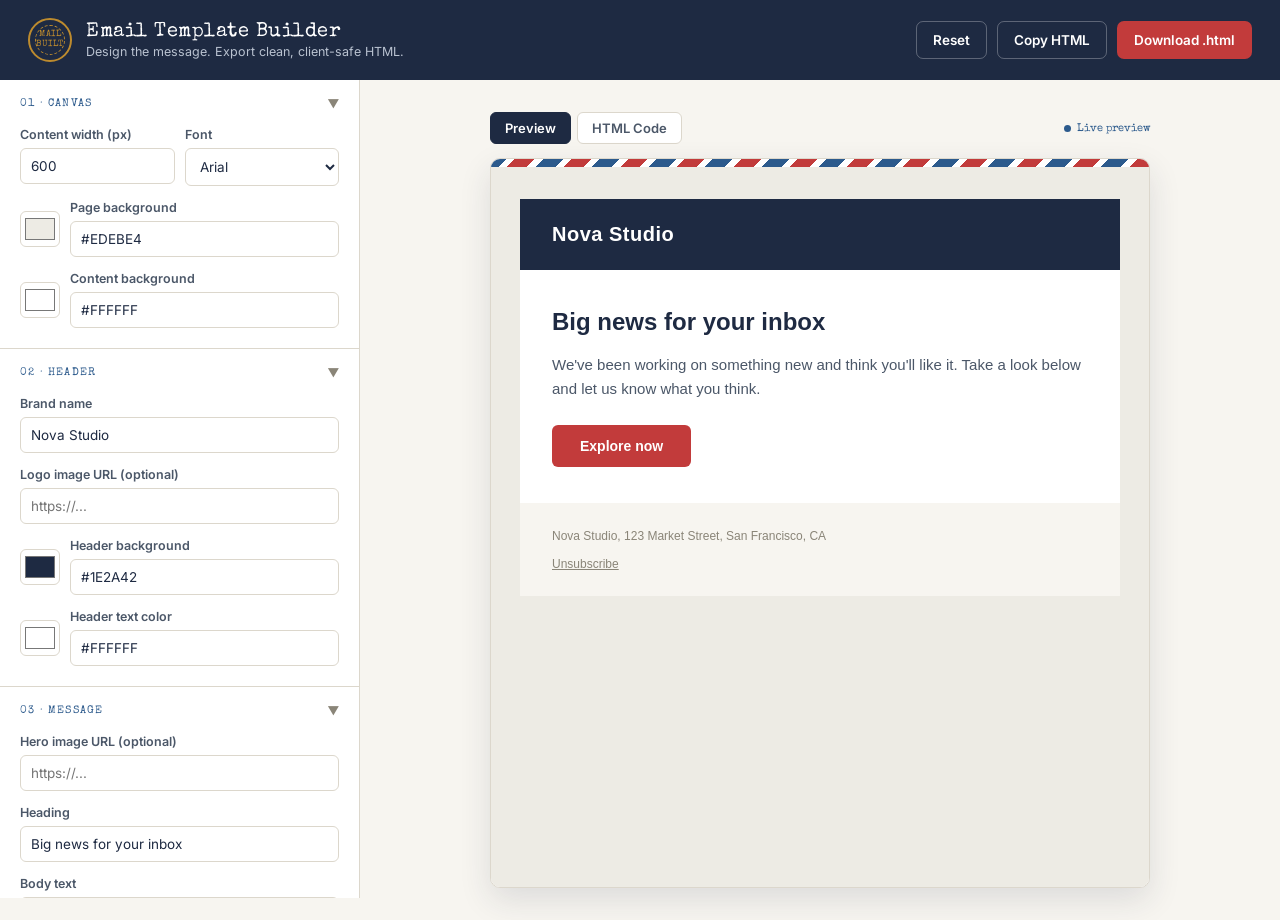
<file: Project/HTML,CSS,JS/HTML Email Template Builder/index.html>
<!DOCTYPE html>
<html lang="en">
<head>
<meta charset="UTF-8">
<title>Email Template Builder</title>
<link rel="preconnect" href="https://fonts.googleapis.com">
<link href="https://fonts.googleapis.com/css2?family=Special+Elite&family=Inter:wght@400;500;600;700&family=JetBrains+Mono:wght@400;500&display=swap" rel="stylesheet">
<style>
  :root{
    --paper:#F7F5F0;
    --ink:#1E2A42;
    --ink-soft:#4B5768;
    --ink-faint:#8A8578;
    --airmail-red:#C23B3B;
    --airmail-blue:#2C5A8C;
    --stamp-gold:#BD8B2E;
    --line:#DCD7CC;
    --card:#FFFFFF;
  }
  *{box-sizing:border-box;}
  html,body{margin:0;padding:0;}
  body{
    background:var(--paper);
    color:var(--ink);
    font-family:'Inter',sans-serif;
    min-height:100vh;
  }
  .app{
    display:flex;
    flex-direction:column;
    min-height:100vh;
  }

  /* ---- Top bar ---- */
  .topbar{
    display:flex;
    align-items:center;
    justify-content:space-between;
    padding:18px 28px;
    background:var(--ink);
    color:#fff;
    flex-wrap:wrap;
    gap:12px;
  }
  .brand{
    display:flex;
    align-items:center;
    gap:14px;
  }
  .postmark{
    width:44px;height:44px;
    border-radius:50%;
    border:2px solid var(--stamp-gold);
    display:flex;
    align-items:center;
    justify-content:center;
    position:relative;
    flex-shrink:0;
  }
  .postmark::before{
    content:"";
    position:absolute;
    inset:5px;
    border:1px dashed var(--stamp-gold);
    border-radius:50%;
  }
  .postmark span{
    font-family:'Special Elite',monospace;
    font-size:9px;
    color:var(--stamp-gold);
    letter-spacing:0.5px;
    text-align:center;
    line-height:1.1;
  }
  .brand h1{
    font-family:'Special Elite',monospace;
    font-size:20px;
    font-weight:400;
    margin:0;
    letter-spacing:0.5px;
  }
  .brand p{
    margin:2px 0 0;
    font-size:12.5px;
    color:#B9C2D0;
  }
  .actions{
    display:flex;
    gap:10px;
  }
  .btn{
    font-family:'Inter',sans-serif;
    font-size:13.5px;
    font-weight:600;
    padding:10px 16px;
    border-radius:7px;
    border:1px solid transparent;
    cursor:pointer;
    display:inline-flex;
    align-items:center;
    gap:7px;
    transition:transform .12s ease, background .15s ease;
  }
  .btn:active{ transform:scale(0.97); }
  .btn-primary{
    background:var(--airmail-red);
    color:#fff;
  }
  .btn-primary:hover{ background:#a92f2f; }
  .btn-ghost{
    background:transparent;
    color:#fff;
    border-color:rgba(255,255,255,0.28);
  }
  .btn-ghost:hover{ background:rgba(255,255,255,0.08); }

  /* ---- Main layout ---- */
  .main{
    display:flex;
    flex:1;
    min-height:0;
  }
  .sidebar{
    width:360px;
    flex-shrink:0;
    background:var(--card);
    border-right:1px solid var(--line);
    overflow-y:auto;
    max-height:calc(100vh - 82px);
  }
  .preview-wrap{
    flex:1;
    padding:32px;
    overflow-y:auto;
    display:flex;
    flex-direction:column;
    align-items:center;
  }

  /* ---- Sidebar sections ---- */
  .section{
    border-bottom:1px solid var(--line);
  }
  .section summary{
    list-style:none;
    cursor:pointer;
    padding:16px 20px;
    display:flex;
    align-items:center;
    justify-content:space-between;
    user-select:none;
  }
  .section summary::-webkit-details-marker{ display:none; }
  .eyebrow{
    font-family:'Special Elite',monospace;
    font-size:11px;
    letter-spacing:1.2px;
    text-transform:uppercase;
    color:var(--airmail-blue);
  }
  .chev{
    font-size:12px;
    color:var(--ink-faint);
    transition:transform .15s ease;
  }
  details[open] > summary .chev{ transform:rotate(90deg); }
  .section-body{
    padding:0 20px 20px;
    display:flex;
    flex-direction:column;
    gap:14px;
  }

  .field label{
    display:block;
    font-size:12.5px;
    font-weight:600;
    color:var(--ink-soft);
    margin-bottom:6px;
  }
  .field input[type="text"],
  .field input[type="url"],
  .field textarea,
  .field select{
    width:100%;
    padding:9px 10px;
    border:1px solid var(--line);
    border-radius:6px;
    font-family:'Inter',sans-serif;
    font-size:13.5px;
    color:var(--ink);
    background:#fff;
  }
  .field textarea{ resize:vertical; min-height:64px; }
  .field input:focus,
  .field textarea:focus,
  .field select:focus{
    outline:2px solid var(--airmail-blue);
    outline-offset:1px;
  }
  .row2{ display:flex; gap:10px; }
  .row2 .field{ flex:1; }

  .color-field{ display:flex; align-items:center; gap:10px; }
  .color-field input[type="color"]{
    width:40px;height:36px;
    border:1px solid var(--line);
    border-radius:6px;
    padding:2px;
    background:#fff;
    cursor:pointer;
    flex-shrink:0;
  }
  .color-field input[type="text"]{ flex:1; }

  .range-field{ display:flex; align-items:center; gap:10px; }
  .range-field input[type="range"]{ flex:1; }
  .range-value{
    font-family:'JetBrains Mono',monospace;
    font-size:12px;
    color:var(--ink-soft);
    width:40px;
    text-align:right;
  }

  /* ---- Preview frame ---- */
  .frame-toolbar{
    width:100%;
    max-width:660px;
    display:flex;
    align-items:center;
    justify-content:space-between;
    margin-bottom:14px;
  }
  .tabs{ display:flex; gap:6px; }
  .tab{
    font-family:'Inter',sans-serif;
    font-size:13px;
    font-weight:600;
    padding:7px 14px;
    border-radius:6px;
    border:1px solid var(--line);
    background:#fff;
    color:var(--ink-soft);
    cursor:pointer;
  }
  .tab.active{
    background:var(--ink);
    color:#fff;
    border-color:var(--ink);
  }
  .live-badge{
    font-family:'Special Elite',monospace;
    font-size:11px;
    color:var(--airmail-blue);
    display:flex;
    align-items:center;
    gap:6px;
  }
  .live-dot{
    width:7px;height:7px;
    border-radius:50%;
    background:var(--airmail-blue);
    display:inline-block;
    animation:pulse 2s infinite ease-in-out;
  }
  @media (prefers-reduced-motion: reduce){
    .live-dot{ animation:none; }
  }
  @keyframes pulse{
    0%,100%{ opacity:1; }
    50%{ opacity:0.35; }
  }

  .airmail-frame{
    width:100%;
    max-width:660px;
    background:#fff;
    border-radius:10px;
    box-shadow:0 12px 32px rgba(30,42,66,0.12);
    overflow:hidden;
    border:1px solid var(--line);
  }
  .airmail-stripe{
    height:8px;
    width:100%;
    background:repeating-linear-gradient(
      -45deg,
      var(--airmail-red) 0 14px,
      #fff 14px 20px,
      var(--airmail-blue) 20px 34px,
      #fff 34px 40px
    );
  }
  #previewFrame{
    width:100%;
    height:720px;
    border:none;
    display:block;
  }
  .code-view{
    display:none;
    width:100%;
    height:720px;
    margin:0;
    padding:20px;
    font-family:'JetBrains Mono',monospace;
    font-size:12.5px;
    line-height:1.6;
    color:#DCE3EC;
    background:var(--ink);
    overflow:auto;
    white-space:pre-wrap;
    word-break:break-word;
    border-radius:0 0 10px 10px;
  }
  .copied-toast{
    position:fixed;
    bottom:24px;
    left:50%;
    transform:translateX(-50%) translateY(20px);
    background:var(--ink);
    color:#fff;
    padding:10px 18px;
    border-radius:7px;
    font-size:13.5px;
    font-weight:600;
    opacity:0;
    transition:opacity .2s ease, transform .2s ease;
    pointer-events:none;
    display:flex;
    align-items:center;
    gap:8px;
  }
  .copied-toast.show{
    opacity:1;
    transform:translateX(-50%) translateY(0);
  }
  .copied-toast .dot{
    width:7px;height:7px;border-radius:50%;
    background:var(--airmail-red);
  }

  ::-webkit-scrollbar{ width:10px; height:10px; }
  ::-webkit-scrollbar-thumb{ background:var(--line); border-radius:10px; }
  ::-webkit-scrollbar-track{ background:transparent; }

  @media (max-width: 860px){
    .main{ flex-direction:column; }
    .sidebar{ width:100%; max-height:none; border-right:none; border-bottom:1px solid var(--line); }
    .preview-wrap{ padding:20px 14px; }
  }
</style>
</head>
<body>
<div class="app">

  <div class="topbar">
    <div class="brand">
      <div class="postmark"><span>MAIL<br>BUILT</span></div>
      <div>
        <h1>Email Template Builder</h1>
        <p>Design the message. Export clean, client-safe HTML.</p>
      </div>
    </div>
    <div class="actions">
      <button class="btn btn-ghost" id="resetBtn">Reset</button>
      <button class="btn btn-ghost" id="copyBtn">Copy HTML</button>
      <button class="btn btn-primary" id="downloadBtn">Download .html</button>
    </div>
  </div>

  <div class="main">
    <div class="sidebar" id="sidebar">

      <details class="section" open>
        <summary><span class="eyebrow">01 · Canvas</span><span class="chev">▶</span></summary>
        <div class="section-body">
          <div class="row2">
            <div class="field">
              <label for="containerWidth">Content width (px)</label>
              <input type="text" id="containerWidth" value="600">
            </div>
            <div class="field">
              <label for="fontFamily">Font</label>
              <select id="fontFamily">
                <option value="Arial, Helvetica, sans-serif">Arial</option>
                <option value="Georgia, 'Times New Roman', serif">Georgia</option>
                <option value="'Trebuchet MS', sans-serif">Trebuchet MS</option>
                <option value="Verdana, Geneva, sans-serif">Verdana</option>
                <option value="Tahoma, Geneva, sans-serif">Tahoma</option>
                <option value="'Courier New', monospace">Courier New</option>
              </select>
            </div>
          </div>
          <div class="field color-field">
            <input type="color" id="pageBg" value="#EDEBE4">
            <div style="flex:1">
              <label>Page background</label>
              <input type="text" id="pageBgText" value="#EDEBE4">
            </div>
          </div>
          <div class="field color-field">
            <input type="color" id="contentBg" value="#FFFFFF">
            <div style="flex:1">
              <label>Content background</label>
              <input type="text" id="contentBgText" value="#FFFFFF">
            </div>
          </div>
        </div>
      </details>

      <details class="section" open>
        <summary><span class="eyebrow">02 · Header</span><span class="chev">▶</span></summary>
        <div class="section-body">
          <div class="field">
            <label for="brandName">Brand name</label>
            <input type="text" id="brandName" value="Nova Studio">
          </div>
          <div class="field">
            <label for="logoUrl">Logo image URL (optional)</label>
            <input type="url" id="logoUrl" placeholder="https://...">
          </div>
          <div class="field color-field">
            <input type="color" id="headerBg" value="#1E2A42">
            <div style="flex:1">
              <label>Header background</label>
              <input type="text" id="headerBgText" value="#1E2A42">
            </div>
          </div>
          <div class="field color-field">
            <input type="color" id="headerTextColor" value="#FFFFFF">
            <div style="flex:1">
              <label>Header text color</label>
              <input type="text" id="headerTextColorText" value="#FFFFFF">
            </div>
          </div>
        </div>
      </details>

      <details class="section" open>
        <summary><span class="eyebrow">03 · Message</span><span class="chev">▶</span></summary>
        <div class="section-body">
          <div class="field">
            <label for="heroUrl">Hero image URL (optional)</label>
            <input type="url" id="heroUrl" placeholder="https://...">
          </div>
          <div class="field">
            <label for="headingText">Heading</label>
            <input type="text" id="headingText" value="Big news for your inbox">
          </div>
          <div class="field">
            <label for="bodyText">Body text</label>
            <textarea id="bodyText">We've been working on something new and think you'll like it. Take a look below and let us know what you think.</textarea>
          </div>
          <div class="field color-field">
            <input type="color" id="headingColor" value="#1E2A42">
            <div style="flex:1">
              <label>Heading color</label>
              <input type="text" id="headingColorText" value="#1E2A42">
            </div>
          </div>
          <div class="field color-field">
            <input type="color" id="bodyTextColor" value="#4B5768">
            <div style="flex:1">
              <label>Body text color</label>
              <input type="text" id="bodyTextColorText" value="#4B5768">
            </div>
          </div>
        </div>
      </details>

      <details class="section" open>
        <summary><span class="eyebrow">04 · Button</span><span class="chev">▶</span></summary>
        <div class="section-body">
          <div class="row2">
            <div class="field">
              <label for="buttonText">Label</label>
              <input type="text" id="buttonText" value="Explore now">
            </div>
            <div class="field">
              <label for="buttonUrl">Link</label>
              <input type="url" id="buttonUrl" value="https://example.com">
            </div>
          </div>
          <div class="field color-field">
            <input type="color" id="buttonBg" value="#C23B3B">
            <div style="flex:1">
              <label>Button background</label>
              <input type="text" id="buttonBgText" value="#C23B3B">
            </div>
          </div>
          <div class="field color-field">
            <input type="color" id="buttonTextColor" value="#FFFFFF">
            <div style="flex:1">
              <label>Button text color</label>
              <input type="text" id="buttonTextColorText" value="#FFFFFF">
            </div>
          </div>
          <div class="field range-field">
            <label style="margin:0; flex-shrink:0; width:110px;">Corner radius</label>
            <input type="range" id="buttonRadius" min="0" max="28" value="6">
            <span class="range-value" id="buttonRadiusValue">6px</span>
          </div>
        </div>
      </details>

      <details class="section">
        <summary><span class="eyebrow">05 · Footer</span><span class="chev">▶</span></summary>
        <div class="section-body">
          <div class="field">
            <label for="footerText">Footer text</label>
            <textarea id="footerText">Nova Studio, 123 Market Street, San Francisco, CA</textarea>
          </div>
          <div class="field">
            <label for="unsubscribeText">Unsubscribe link label</label>
            <input type="text" id="unsubscribeText" value="Unsubscribe">
          </div>
          <div class="field color-field">
            <input type="color" id="footerBg" value="#F7F5F0">
            <div style="flex:1">
              <label>Footer background</label>
              <input type="text" id="footerBgText" value="#F7F5F0">
            </div>
          </div>
          <div class="field color-field">
            <input type="color" id="footerTextColor" value="#8A8578">
            <div style="flex:1">
              <label>Footer text color</label>
              <input type="text" id="footerTextColorText" value="#8A8578">
            </div>
          </div>
        </div>
      </details>

    </div>

    <div class="preview-wrap">
      <div class="frame-toolbar">
        <div class="tabs">
          <button class="tab active" id="tabPreview">Preview</button>
          <button class="tab" id="tabCode">HTML Code</button>
        </div>
        <div class="live-badge"><span class="live-dot"></span>Live preview</div>
      </div>
      <div class="airmail-frame">
        <div class="airmail-stripe"></div>
        <iframe id="previewFrame" title="Email preview"></iframe>
        <pre class="code-view" id="codeView"></pre>
      </div>
    </div>
  </div>
</div>

<div class="copied-toast" id="toast"><span class="dot"></span><span id="toastText">Copied</span></div>

<script>
  const ids = [
    'containerWidth','fontFamily','pageBg','contentBg',
    'brandName','logoUrl','headerBg','headerTextColor',
    'heroUrl','headingText','bodyText','headingColor','bodyTextColor',
    'buttonText','buttonUrl','buttonBg','buttonTextColor','buttonRadius',
    'footerText','unsubscribeText','footerBg','footerTextColor'
  ];

  const defaults = {};
  ids.forEach(id => {
    const el = document.getElementById(id);
    defaults[id] = el.value;
  });

  // Sync color pickers <-> text inputs
  const colorPairs = [
    ['pageBg','pageBgText'],['contentBg','contentBgText'],
    ['headerBg','headerBgText'],['headerTextColor','headerTextColorText'],
    ['headingColor','headingColorText'],['bodyTextColor','bodyTextColorText'],
    ['buttonBg','buttonBgText'],['buttonTextColor','buttonTextColorText'],
    ['footerBg','footerBgText'],['footerTextColor','footerTextColorText']
  ];
  colorPairs.forEach(([colorId, textId]) => {
    const colorEl = document.getElementById(colorId);
    const textEl = document.getElementById(textId);
    colorEl.addEventListener('input', () => { textEl.value = colorEl.value; render(); });
    textEl.addEventListener('input', () => {
      if (/^#[0-9A-Fa-f]{6}$/.test(textEl.value)) colorEl.value = textEl.value;
      render();
    });
  });

  document.getElementById('buttonRadius').addEventListener('input', (e) => {
    document.getElementById('buttonRadiusValue').textContent = e.target.value + 'px';
    render();
  });

  ids.forEach(id => {
    const el = document.getElementById(id);
    if (el.tagName === 'SELECT' || el.type === 'text' || el.type === 'url' || el.tagName === 'TEXTAREA') {
      el.addEventListener('input', render);
    }
  });

  function esc(str){
    return String(str)
      .replace(/&/g,'&amp;')
      .replace(/</g,'&lt;')
      .replace(/>/g,'&gt;');
  }

  function getVal(id){ return document.getElementById(id).value.trim(); }

  function generateHTML(){
    const width = parseInt(getVal('containerWidth')) || 600;
    const font = getVal('fontFamily');
    const pageBg = getVal('pageBg');
    const contentBg = getVal('contentBg');
    const brandName = getVal('brandName') || 'Your Brand';
    const logoUrl = getVal('logoUrl');
    const headerBg = getVal('headerBg');
    const headerTextColor = getVal('headerTextColor');
    const heroUrl = getVal('heroUrl');
    const headingText = getVal('headingText');
    const bodyText = getVal('bodyText');
    const headingColor = getVal('headingColor');
    const bodyTextColor = getVal('bodyTextColor');
    const buttonText = getVal('buttonText') || 'Click here';
    const buttonUrl = getVal('buttonUrl') || '#';
    const buttonBg = getVal('buttonBg');
    const buttonTextColor = getVal('buttonTextColor');
    const buttonRadius = getVal('buttonRadius');
    const footerText = getVal('footerText');
    const unsubscribeText = getVal('unsubscribeText') || 'Unsubscribe';
    const footerBg = getVal('footerBg');
    const footerTextColor = getVal('footerTextColor');

    const logoBlock = logoUrl
      ? `<img src="${esc(logoUrl)}" alt="${esc(brandName)}" width="140" style="display:block;border:0;max-width:140px;height:auto;">`
      : `<span style="font-family:${font};font-size:20px;font-weight:bold;color:${headerTextColor};letter-spacing:0.5px;">${esc(brandName)}</span>`;

    const heroBlock = heroUrl
      ? `<tr>
          <td style="padding:0;">
            <img src="${esc(heroUrl)}" alt="" width="${width}" style="display:block;width:100%;max-width:${width}px;height:auto;border:0;">
          </td>
        </tr>`
      : '';

    return `<!DOCTYPE html>
<html lang="en">
<head>
<meta charset="UTF-8">
<meta name="viewport" content="width=device-width, initial-scale=1.0">
<title>${esc(brandName)}</title>
</head>
<body style="margin:0;padding:0;background-color:${pageBg};font-family:${font};">
<table role="presentation" width="100%" cellpadding="0" cellspacing="0" border="0" style="background-color:${pageBg};">
  <tr>
    <td align="center" style="padding:32px 16px;">
      <table role="presentation" width="${width}" cellpadding="0" cellspacing="0" border="0" style="width:${width}px;max-width:100%;background-color:${contentBg};border-collapse:collapse;">

        <!-- Header -->
        <tr>
          <td style="background-color:${headerBg};padding:24px 32px;text-align:left;">
            ${logoBlock}
          </td>
        </tr>
${heroBlock}
        <!-- Body -->
        <tr>
          <td style="padding:36px 32px 12px;">
            <h1 style="margin:0 0 16px;font-family:${font};font-size:24px;line-height:1.3;color:${headingColor};">${esc(headingText)}</h1>
            <p style="margin:0;font-family:${font};font-size:15px;line-height:1.6;color:${bodyTextColor};">${esc(bodyText)}</p>
          </td>
        </tr>

        <!-- Button -->
        <tr>
          <td style="padding:12px 32px 36px;">
            <table role="presentation" cellpadding="0" cellspacing="0" border="0">
              <tr>
                <td style="border-radius:${buttonRadius}px;background-color:${buttonBg};">
                  <a href="${esc(buttonUrl)}" target="_blank" style="display:inline-block;padding:13px 28px;font-family:${font};font-size:14px;font-weight:bold;color:${buttonTextColor};text-decoration:none;border-radius:${buttonRadius}px;">${esc(buttonText)}</a>
                </td>
              </tr>
            </table>
          </td>
        </tr>

        <!-- Footer -->
        <tr>
          <td style="background-color:${footerBg};padding:24px 32px;text-align:left;">
            <p style="margin:0 0 8px;font-family:${font};font-size:12px;line-height:1.6;color:${footerTextColor};">${esc(footerText)}</p>
            <a href="#" style="font-family:${font};font-size:12px;color:${footerTextColor};text-decoration:underline;">${esc(unsubscribeText)}</a>
          </td>
        </tr>

      </table>
    </td>
  </tr>
</table>
</body>
</html>`;
  }

  function render(){
    const html = generateHTML();
    document.getElementById('previewFrame').srcdoc = html;
    document.getElementById('codeView').textContent = html;
  }

  // Tabs
  const tabPreview = document.getElementById('tabPreview');
  const tabCode = document.getElementById('tabCode');
  const previewFrame = document.getElementById('previewFrame');
  const codeView = document.getElementById('codeView');

  tabPreview.addEventListener('click', () => {
    tabPreview.classList.add('active');
    tabCode.classList.remove('active');
    previewFrame.style.display = 'block';
    codeView.style.display = 'none';
  });
  tabCode.addEventListener('click', () => {
    tabCode.classList.add('active');
    tabPreview.classList.remove('active');
    previewFrame.style.display = 'none';
    codeView.style.display = 'block';
  });

  function showToast(text){
    const toast = document.getElementById('toast');
    document.getElementById('toastText').textContent = text;
    toast.classList.add('show');
    setTimeout(() => toast.classList.remove('show'), 1800);
  }

  document.getElementById('copyBtn').addEventListener('click', () => {
    const html = generateHTML();
    const ta = document.createElement('textarea');
    ta.value = html;
    ta.style.position = 'fixed';
    ta.style.opacity = '0';
    document.body.appendChild(ta);
    ta.focus();
    ta.select();
    let ok = false;
    try { ok = document.execCommand('copy'); } catch (e) { ok = false; }
    document.body.removeChild(ta);
    if (ok) {
      showToast('HTML copied to clipboard');
    } else if (navigator.clipboard && navigator.clipboard.writeText) {
      navigator.clipboard.writeText(html).then(
        () => showToast('HTML copied to clipboard'),
        () => showToast('Copy failed — select the code manually')
      );
    } else {
      showToast('Copy failed — select the code manually');
    }
  });

  document.getElementById('downloadBtn').addEventListener('click', () => {
    const html = generateHTML();
    const blob = new Blob([html], { type: 'text/html' });
    const url = URL.createObjectURL(blob);
    const a = document.createElement('a');
    const brand = (getVal('brandName') || 'email-template').toLowerCase().replace(/[^a-z0-9]+/g, '-').replace(/(^-|-$)/g, '');
    a.href = url;
    a.download = (brand || 'email-template') + '.html';
    document.body.appendChild(a);
    a.click();
    document.body.removeChild(a);
    URL.revokeObjectURL(url);
    showToast('Template downloaded');
  });

  document.getElementById('resetBtn').addEventListener('click', () => {
    ids.forEach(id => {
      document.getElementById(id).value = defaults[id];
    });
    colorPairs.forEach(([colorId, textId]) => {
      document.getElementById(textId).value = document.getElementById(colorId).value;
    });
    document.getElementById('buttonRadiusValue').textContent = defaults.buttonRadius + 'px';
    render();
  });

  render();
</script>
</body>
</html>
</file>
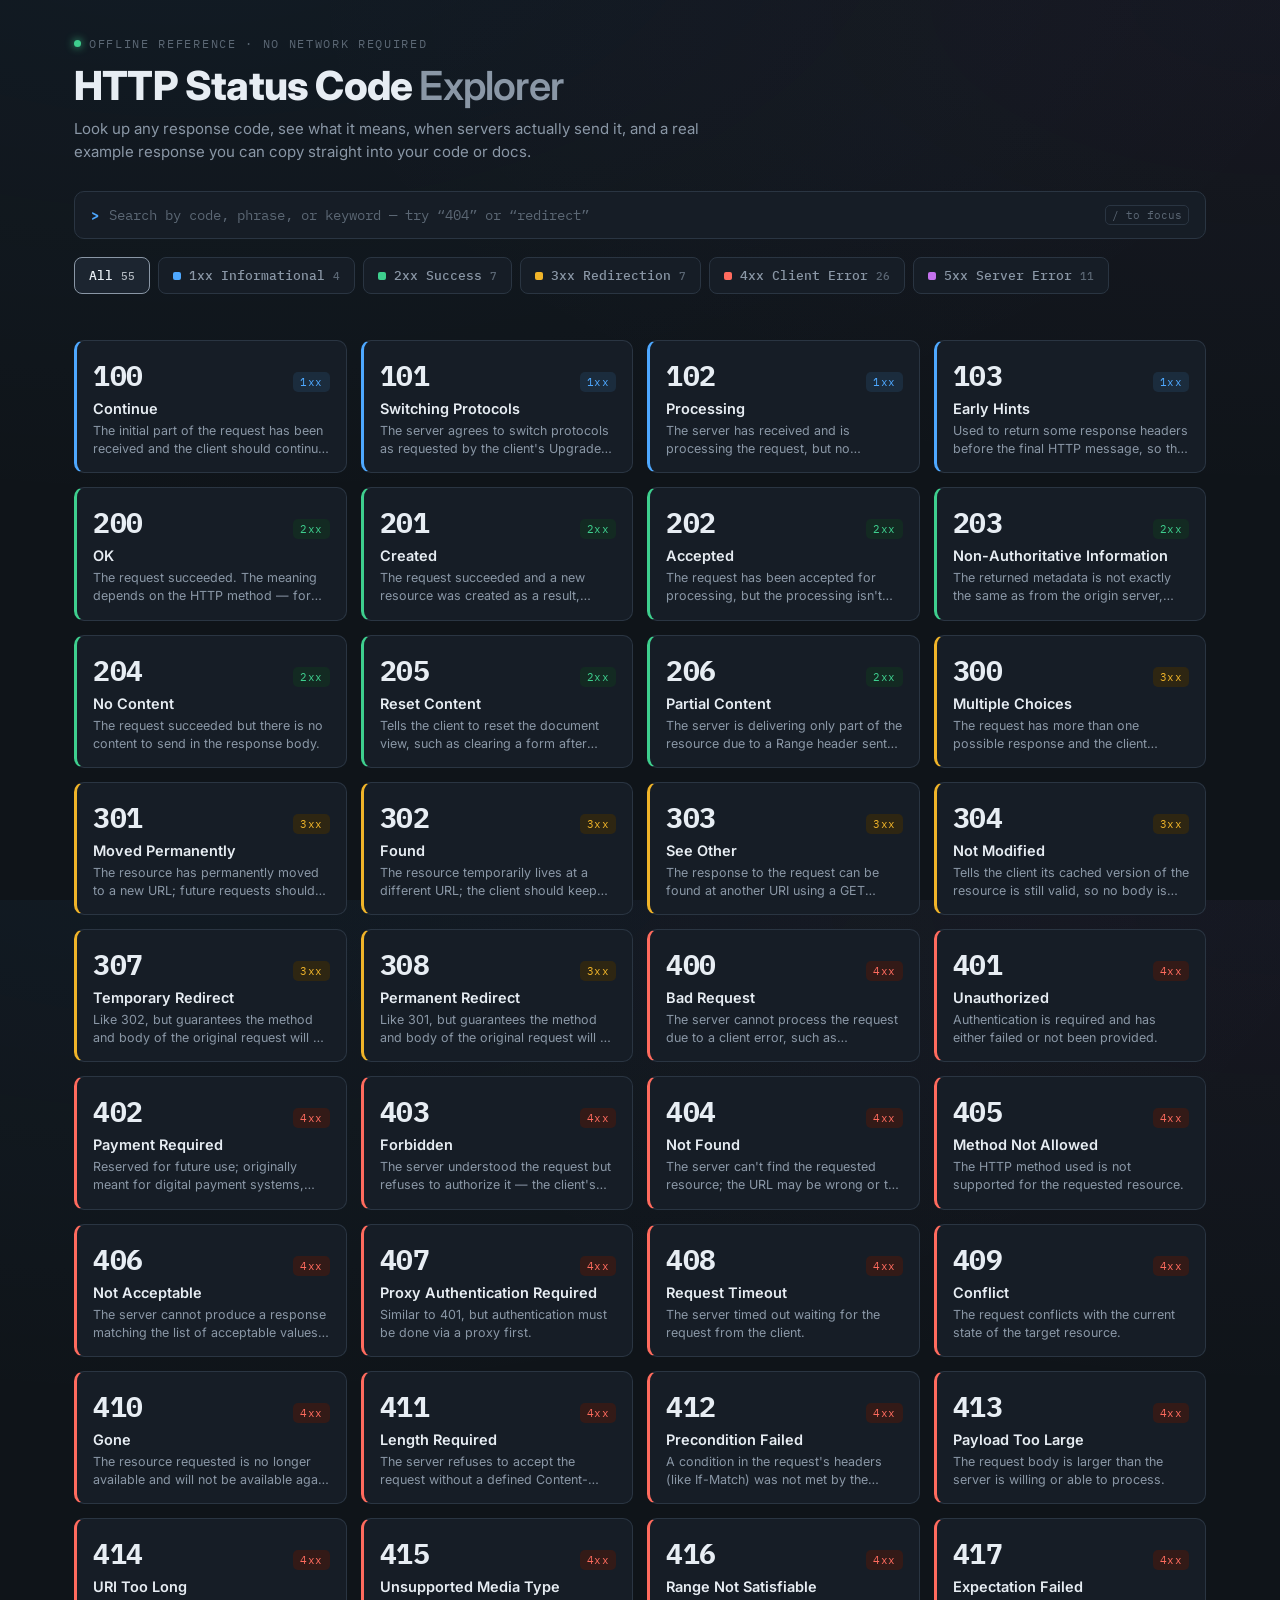
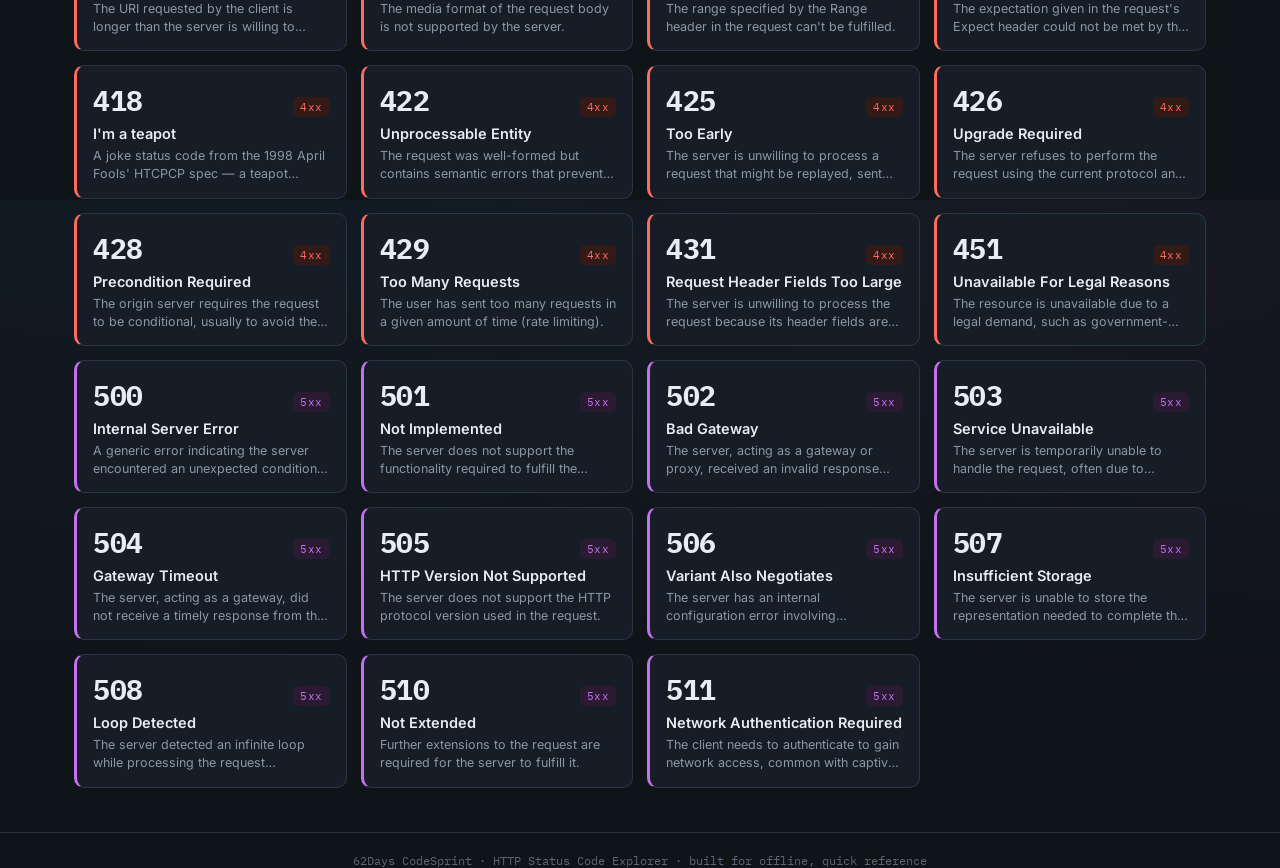
<file: Project/HTML,CSS,JS/HTTP Status Code Explorer/index.html>
<!DOCTYPE html>
<html lang="en">
<head>
<meta charset="UTF-8">
<meta name="viewport" content="width=device-width, initial-scale=1.0">
<title>HTTP Status Code Explorer</title>
<link rel="preconnect" href="https://fonts.googleapis.com">
<link href="https://fonts.googleapis.com/css2?family=IBM+Plex+Mono:wght@400;500;600;700&family=Inter:wght@400;500;600;700;800&display=swap" rel="stylesheet">
<style>
  :root{
    --ink:#0f1419;
    --panel:#161d26;
    --panel-raised:#1c2530;
    --line:#2a3542;
    --text:#e7edf3;
    --text-dim:#8a97a6;
    --text-faint:#5b6774;

    --c1:#4ea8ff;   /* 1xx informational - signal blue */
    --c1-dim:#1b2c3d;
    --c2:#3ecf8e;   /* 2xx success - green */
    --c2-dim:#132a22;
    --c3:#f0b429;   /* 3xx redirect - amber */
    --c3-dim:#2e2612;
    --c4:#ff6b5e;   /* 4xx client error - red-orange */
    --c4-dim:#331a17;
    --c5:#c471ed;   /* 5xx server error - violet */
    --c5-dim:#2a1a32;

    --mono: 'IBM Plex Mono', monospace;
    --sans: 'Inter', sans-serif;
  }

  *{box-sizing:border-box; margin:0; padding:0;}
  html,body{height:100%;}
  body{
    background:
      radial-gradient(1200px 600px at 15% -10%, rgba(78,168,255,0.05), transparent),
      radial-gradient(1000px 500px at 100% 0%, rgba(196,113,237,0.04), transparent),
      var(--ink);
    color:var(--text);
    font-family:var(--sans);
    min-height:100vh;
    padding-bottom:60px;
  }

  ::selection{ background: rgba(78,168,255,0.25); }

  /* ---------- Header / prompt bar ---------- */
  header{
    padding:36px 24px 22px;
    max-width:1180px;
    margin:0 auto;
  }
  .eyebrow{
    font-family:var(--mono);
    font-size:12px;
    letter-spacing:.14em;
    color:var(--text-faint);
    text-transform:uppercase;
    display:flex;
    align-items:center;
    gap:8px;
    margin-bottom:10px;
  }
  .eyebrow .dot{
    width:7px;height:7px;border-radius:50%;
    background:var(--c2);
    box-shadow:0 0 8px var(--c2);
  }
  h1{
    font-family:var(--sans);
    font-weight:800;
    font-size:clamp(28px, 4vw, 40px);
    letter-spacing:-0.02em;
    margin-bottom:8px;
  }
  h1 .accent{ color:var(--text-dim); font-weight:600; }
  .sub{
    color:var(--text-dim);
    font-size:15px;
    max-width:640px;
    line-height:1.5;
    margin-bottom:28px;
  }

  .prompt-bar{
    display:flex;
    align-items:center;
    gap:10px;
    background:var(--panel);
    border:1px solid var(--line);
    border-radius:10px;
    padding:13px 16px;
    font-family:var(--mono);
    font-size:14px;
    transition:border-color .15s ease, box-shadow .15s ease;
  }
  .prompt-bar:focus-within{
    border-color:#3a4a5c;
    box-shadow:0 0 0 3px rgba(78,168,255,0.08);
  }
  .prompt-bar .caret{ color:var(--c1); font-weight:700; }
  .prompt-bar input{
    flex:1;
    background:transparent;
    border:none;
    outline:none;
    color:var(--text);
    font-family:var(--mono);
    font-size:14px;
  }
  .prompt-bar input::placeholder{ color:var(--text-faint); }
  .prompt-bar .hint{
    color:var(--text-faint);
    font-size:11px;
    border:1px solid var(--line);
    border-radius:5px;
    padding:2px 6px;
    white-space:nowrap;
  }

  /* ---------- Category tabs ---------- */
  .tabs{
    display:flex;
    gap:8px;
    flex-wrap:wrap;
    margin-top:18px;
  }
  .tab{
    font-family:var(--mono);
    font-size:13px;
    font-weight:500;
    padding:9px 14px;
    border-radius:8px;
    border:1px solid var(--line);
    background:var(--panel);
    color:var(--text-dim);
    cursor:pointer;
    display:flex;
    align-items:center;
    gap:8px;
    transition:all .12s ease;
    user-select:none;
  }
  .tab:hover{ border-color:#3a4a5c; color:var(--text); }
  .tab .sw{ width:8px; height:8px; border-radius:2px; }
  .tab.active{ color:var(--text); border-color:var(--tab-color); background:var(--tab-bg); }
  .tab .count{ color:var(--text-faint); font-size:11px; }
  .tab.active .count{ color:inherit; opacity:.75; }

  /* ---------- Grid ---------- */
  main{ max-width:1180px; margin:0 auto; padding:0 24px; }
  .empty-state{
    text-align:center;
    padding:80px 20px;
    color:var(--text-faint);
    font-family:var(--mono);
    font-size:14px;
  }
  .grid{
    display:grid;
    grid-template-columns:repeat(auto-fill, minmax(258px, 1fr));
    gap:14px;
    margin-top:24px;
  }

  .card{
    background:var(--panel);
    border:1px solid var(--line);
    border-left:3px solid var(--card-color);
    border-radius:10px;
    padding:16px 16px 14px;
    cursor:pointer;
    transition:transform .12s ease, border-color .12s ease, background .12s ease;
    position:relative;
  }
  .card:hover{
    transform:translateY(-2px);
    background:var(--panel-raised);
    border-color:#3a4a5c;
    border-left-color:var(--card-color);
  }
  .card-top{
    display:flex;
    align-items:baseline;
    justify-content:space-between;
    margin-bottom:6px;
  }
  .card-code{
    font-family:var(--mono);
    font-weight:700;
    font-size:28px;
    color:var(--text);
    letter-spacing:-0.01em;
  }
  .card-cat{
    font-family:var(--mono);
    font-size:10.5px;
    color:var(--card-color);
    background:var(--card-bg);
    padding:3px 7px;
    border-radius:5px;
    letter-spacing:.04em;
  }
  .card-phrase{
    font-size:14.5px;
    font-weight:600;
    color:var(--text);
    margin-bottom:5px;
  }
  .card-desc{
    font-size:12.5px;
    color:var(--text-dim);
    line-height:1.45;
    display:-webkit-box;
    -webkit-line-clamp:2;
    -webkit-box-orient:vertical;
    overflow:hidden;
  }
  .card-copy{
    position:absolute;
    top:14px; right:14px;
    background:none;
    border:none;
    color:var(--text-faint);
    font-family:var(--mono);
    font-size:11px;
    cursor:pointer;
    padding:3px 6px;
    border-radius:4px;
    opacity:0;
    transition:opacity .12s ease, color .12s ease, background .12s ease;
  }
  .card:hover .card-copy{ opacity:1; }
  .card-copy:hover{ color:var(--text); background:var(--line); }

  /* ---------- Detail panel (modal) ---------- */
  .overlay{
    position:fixed; inset:0;
    background:rgba(6,9,12,0.7);
    backdrop-filter:blur(3px);
    display:none;
    align-items:flex-start;
    justify-content:center;
    padding:40px 20px;
    overflow-y:auto;
    z-index:100;
  }
  .overlay.open{ display:flex; }
  .detail{
    background:var(--panel);
    border:1px solid var(--line);
    border-top:4px solid var(--card-color);
    border-radius:12px;
    max-width:620px;
    width:100%;
    padding:28px 28px 26px;
    animation:rise .16s ease;
  }
  @keyframes rise{ from{opacity:0; transform:translateY(8px);} to{opacity:1; transform:translateY(0);} }

  .detail-head{
    display:flex;
    align-items:flex-start;
    justify-content:space-between;
    gap:16px;
    margin-bottom:4px;
  }
  .detail-code{
    font-family:var(--mono);
    font-weight:700;
    font-size:44px;
    color:var(--text);
    line-height:1;
  }
  .detail-close{
    background:var(--panel-raised);
    border:1px solid var(--line);
    color:var(--text-dim);
    width:32px; height:32px;
    border-radius:8px;
    cursor:pointer;
    font-size:16px;
    line-height:1;
    flex-shrink:0;
  }
  .detail-close:hover{ color:var(--text); border-color:#3a4a5c; }
  .detail-cat{
    display:inline-block;
    font-family:var(--mono);
    font-size:11px;
    color:var(--card-color);
    background:var(--card-bg);
    padding:3px 8px;
    border-radius:5px;
    margin-bottom:14px;
    letter-spacing:.04em;
  }
  .detail-phrase{
    font-size:19px;
    font-weight:700;
    margin-bottom:12px;
  }
  .detail-desc{
    font-size:14px;
    color:var(--text-dim);
    line-height:1.6;
    margin-bottom:20px;
  }
  .detail-section{ margin-bottom:18px; }
  .detail-label{
    font-family:var(--mono);
    font-size:11px;
    text-transform:uppercase;
    letter-spacing:.1em;
    color:var(--text-faint);
    margin-bottom:8px;
  }
  .use-cases{ list-style:none; }
  .use-cases li{
    font-size:13.5px;
    color:var(--text);
    padding:6px 0 6px 18px;
    position:relative;
    line-height:1.45;
    border-bottom:1px solid var(--line);
  }
  .use-cases li:last-child{ border-bottom:none; }
  .use-cases li::before{
    content:'›';
    position:absolute; left:0; top:5px;
    color:var(--card-color);
    font-weight:700;
  }

  .example-box{
    background:var(--ink);
    border:1px solid var(--line);
    border-radius:8px;
    padding:14px 16px;
    font-family:var(--mono);
    font-size:12.5px;
    color:#c9d4de;
    white-space:pre-wrap;
    line-height:1.6;
    position:relative;
  }
  .example-copy{
    position:absolute;
    top:10px; right:10px;
    background:var(--panel-raised);
    border:1px solid var(--line);
    color:var(--text-dim);
    font-family:var(--mono);
    font-size:10.5px;
    padding:4px 8px;
    border-radius:5px;
    cursor:pointer;
  }
  .example-copy:hover{ color:var(--text); border-color:#3a4a5c; }
  .example-copy.copied{ color:var(--c2); border-color:var(--c2); }

  .toast{
    position:fixed;
    bottom:24px; left:50%;
    transform:translateX(-50%) translateY(20px);
    background:var(--panel-raised);
    border:1px solid var(--line);
    color:var(--text);
    font-family:var(--mono);
    font-size:13px;
    padding:10px 18px;
    border-radius:8px;
    opacity:0;
    transition:opacity .18s ease, transform .18s ease;
    pointer-events:none;
    z-index:200;
  }
  .toast.show{ opacity:1; transform:translateX(-50%) translateY(0); }

  .footer-note{
    text-align:center;
    color:var(--text-faint);
    font-family:var(--mono);
    font-size:11.5px;
    margin-top:44px;
    padding-top:20px;
    border-top:1px solid var(--line);
  }

  @media (max-width:520px){
    .detail{ padding:22px 18px 20px; }
    .detail-code{ font-size:36px; }
  }
</style>
</head>
<body>

<header>
  <div class="eyebrow"><span class="dot"></span> OFFLINE REFERENCE · NO NETWORK REQUIRED</div>
  <h1>HTTP Status Code <span class="accent">Explorer</span></h1>
  <p class="sub">Look up any response code, see what it means, when servers actually send it, and a real example response you can copy straight into your code or docs.</p>

  <div class="prompt-bar">
    <span class="caret">&gt;</span>
    <input type="text" id="searchInput" placeholder="Search by code, phrase, or keyword — try “404” or “redirect”" autocomplete="off">
    <span class="hint">/ to focus</span>
  </div>

  <div class="tabs" id="tabs"></div>
</header>

<main>
  <div class="grid" id="grid"></div>
  <div class="empty-state" id="emptyState" style="display:none;">no status codes match that search — try a different code or keyword</div>
</main>

<div class="footer-note">62Days CodeSprint · HTTP Status Code Explorer · built for offline, quick reference</div>

<div class="overlay" id="overlay">
  <div class="detail" id="detailPanel"></div>
</div>

<div class="toast" id="toast"></div>

<script>
const DATA = [
  // ---------------- 1xx Informational ----------------
  {code:100, phrase:"Continue", cat:1, desc:"The initial part of the request has been received and the client should continue sending the rest of it.", useCases:[
    "Sent after a client includes an 'Expect: 100-continue' header before uploading a large request body",
    "Lets the server reject a request (e.g. bad auth) before the client wastes bandwidth uploading a big payload",
    "Common in large file uploads and API clients that pre-check headers"
  ], example:`HTTP/1.1 100 Continue`},
  {code:101, phrase:"Switching Protocols", cat:1, desc:"The server agrees to switch protocols as requested by the client's Upgrade header.", useCases:[
    "Upgrading an HTTP connection to a WebSocket connection",
    "Switching from HTTP/1.1 to HTTP/2 over a cleartext connection",
    "Used during real-time chat, live dashboards, or streaming handshakes"
  ], example:`HTTP/1.1 101 Switching Protocols
Upgrade: websocket
Connection: Upgrade`},
  {code:102, phrase:"Processing", cat:1, desc:"The server has received and is processing the request, but no response is available yet (WebDAV).", useCases:[
    "Long-running WebDAV operations like COPY or MOVE on large collections",
    "Prevents the client from timing out while the server keeps working",
    "Rarely seen outside WebDAV-based file servers"
  ], example:`HTTP/1.1 102 Processing`},
  {code:103, phrase:"Early Hints", cat:1, desc:"Used to return some response headers before the final HTTP message, so the browser can start preloading resources.", useCases:[
    "Preloading CSS or fonts while the server is still generating the HTML response",
    "Speeding up perceived page load on content-heavy sites",
    "Sent by CDNs like Cloudflare ahead of the real response"
  ], example:`HTTP/1.1 103 Early Hints
Link: </style.css>; rel=preload; as=style`},

  // ---------------- 2xx Success ----------------
  {code:200, phrase:"OK", cat:2, desc:"The request succeeded. The meaning depends on the HTTP method — for GET it returns the resource, for POST it usually returns the result of the action.", useCases:[
    "A GET request to /api/users/42 successfully returns the user object",
    "A successful login endpoint returning a session token",
    "The default 'everything worked' response for most REST APIs"
  ], example:`HTTP/1.1 200 OK
Content-Type: application/json

{ "id": 42, "name": "Ada Lovelace" }`},
  {code:201, phrase:"Created", cat:2, desc:"The request succeeded and a new resource was created as a result, usually returned from POST requests.", useCases:[
    "POST /api/orders creates a new order and returns its details",
    "User registration endpoints confirming a new account was made",
    "Often paired with a Location header pointing to the new resource"
  ], example:`HTTP/1.1 201 Created
Location: /api/orders/9911
Content-Type: application/json

{ "id": 9911, "status": "pending" }`},
  {code:202, phrase:"Accepted", cat:2, desc:"The request has been accepted for processing, but the processing isn't finished yet.", useCases:[
    "Queuing a video for background transcoding after upload",
    "Triggering an async batch job that will complete later",
    "Webhook receivers acknowledging an event before processing it"
  ], example:`HTTP/1.1 202 Accepted
Content-Type: application/json

{ "jobId": "a1b2c3", "status": "queued" }`},
  {code:203, phrase:"Non-Authoritative Information", cat:2, desc:"The returned metadata is not exactly the same as from the origin server, typically because a proxy modified it.", useCases:[
    "A transforming proxy that adds analytics headers before forwarding a response",
    "Caching layers that slightly alter response metadata",
    "Rare in modern APIs, more common in legacy proxy setups"
  ], example:`HTTP/1.1 203 Non-Authoritative Information`},
  {code:204, phrase:"No Content", cat:2, desc:"The request succeeded but there is no content to send in the response body.", useCases:[
    "DELETE /api/users/42 confirming deletion with nothing else to return",
    "PUT requests that update a resource without needing to echo it back",
    "Form submissions handled via JavaScript where no page reload is needed"
  ], example:`HTTP/1.1 204 No Content`},
  {code:205, phrase:"Reset Content", cat:2, desc:"Tells the client to reset the document view, such as clearing a form after submission.", useCases:[
    "Clearing a form's input fields after a successful submit",
    "Resetting a UI widget once its data has been saved",
    "Used mainly in specialized client applications, not typical REST APIs"
  ], example:`HTTP/1.1 205 Reset Content`},
  {code:206, phrase:"Partial Content", cat:2, desc:"The server is delivering only part of the resource due to a Range header sent by the client.", useCases:[
    "Resuming a paused download from where it left off",
    "Video/audio streaming where the player requests specific byte ranges",
    "Large file downloads that support pause and resume"
  ], example:`HTTP/1.1 206 Partial Content
Content-Range: bytes 200-999/1200`},

  // ---------------- 3xx Redirection ----------------
  {code:300, phrase:"Multiple Choices", cat:3, desc:"The request has more than one possible response and the client should choose one (rarely implemented).", useCases:[
    "An endpoint offering multiple content formats (JSON, XML, HTML) with no default",
    "Legacy content-negotiation systems presenting a list of options",
    "Very rarely used in modern web APIs"
  ], example:`HTTP/1.1 300 Multiple Choices`},
  {code:301, phrase:"Moved Permanently", cat:3, desc:"The resource has permanently moved to a new URL; future requests should use the new one.", useCases:[
    "Redirecting an old blog URL to its new permanent address after a site restructure",
    "Enforcing HTTPS by redirecting all http:// traffic to https://",
    "SEO-safe redirects when a domain or path changes for good"
  ], example:`HTTP/1.1 301 Moved Permanently
Location: https://example.com/new-path`},
  {code:302, phrase:"Found", cat:3, desc:"The resource temporarily lives at a different URL; the client should keep using the original URL for future requests.", useCases:[
    "Redirecting to a login page when an unauthenticated user hits a protected route",
    "Temporary maintenance redirects to a status page",
    "Post-checkout redirects to an order confirmation page"
  ], example:`HTTP/1.1 302 Found
Location: /login`},
  {code:303, phrase:"See Other", cat:3, desc:"The response to the request can be found at another URI using a GET request, commonly used after a POST.", useCases:[
    "Redirecting after a form POST so a page refresh doesn't resubmit the form",
    "Post/Redirect/Get pattern to avoid duplicate order submissions",
    "Returning to a 'success' page after processing a payment"
  ], example:`HTTP/1.1 303 See Other
Location: /orders/9911/confirmation`},
  {code:304, phrase:"Not Modified", cat:3, desc:"Tells the client its cached version of the resource is still valid, so no body is sent.", useCases:[
    "Browser sends If-None-Match and the server confirms the cached asset is unchanged",
    "Reducing bandwidth for static assets like images, CSS, and JS",
    "API clients using ETags to avoid re-downloading unchanged data"
  ], example:`HTTP/1.1 304 Not Modified
ETag: "33a64df551"`},
  {code:307, phrase:"Temporary Redirect", cat:3, desc:"Like 302, but guarantees the method and body of the original request will be repeated on the new URL.", useCases:[
    "Temporarily redirecting an API POST endpoint without changing the request method",
    "Load-balancing traffic to a backup server during maintenance",
    "Redirects where preserving the exact HTTP method matters (unlike 302)"
  ], example:`HTTP/1.1 307 Temporary Redirect
Location: https://backup.example.com/api/submit`},
  {code:308, phrase:"Permanent Redirect", cat:3, desc:"Like 301, but guarantees the method and body of the original request will be repeated on the new URL.", useCases:[
    "Permanently moving an API endpoint while preserving POST/PUT bodies",
    "Versioned API migrations (e.g. /v1/ to /v2/) that must keep the method",
    "Domain migrations for services that receive non-GET requests"
  ], example:`HTTP/1.1 308 Permanent Redirect
Location: https://api.example.com/v2/orders`},

  // ---------------- 4xx Client Error ----------------
  {code:400, phrase:"Bad Request", cat:4, desc:"The server cannot process the request due to a client error, such as malformed syntax or invalid data.", useCases:[
    "Submitting a form with a malformed email address",
    "Sending invalid JSON in a POST request body",
    "Missing a required query parameter on a GET request"
  ], example:`HTTP/1.1 400 Bad Request
Content-Type: application/json

{ "error": "Invalid email format" }`},
  {code:401, phrase:"Unauthorized", cat:4, desc:"Authentication is required and has either failed or not been provided.", useCases:[
    "Calling a protected API endpoint without a valid access token",
    "An expired session cookie trying to access a private page",
    "Wrong API key passed in the Authorization header"
  ], example:`HTTP/1.1 401 Unauthorized
WWW-Authenticate: Bearer

{ "error": "Missing or invalid token" }`},
  {code:402, phrase:"Payment Required", cat:4, desc:"Reserved for future use; originally meant for digital payment systems, now sometimes used for API rate limits or billing.", useCases:[
    "APIs signaling that a paid plan is required to continue",
    "Freemium services blocking a feature until payment is made",
    "Rarely used in the wild, but adopted by some SaaS billing APIs"
  ], example:`HTTP/1.1 402 Payment Required

{ "error": "Upgrade to Pro to access this feature" }`},
  {code:403, phrase:"Forbidden", cat:4, desc:"The server understood the request but refuses to authorize it — the client's identity is known but access is denied.", useCases:[
    "A logged-in user trying to access another user's private data",
    "Non-admin users attempting to hit an admin-only endpoint",
    "IP-based blocking or geo-restrictions on certain content"
  ], example:`HTTP/1.1 403 Forbidden

{ "error": "You don't have permission to access this resource" }`},
  {code:404, phrase:"Not Found", cat:4, desc:"The server can't find the requested resource; the URL may be wrong or the resource may no longer exist.", useCases:[
    "Requesting a product page that was deleted or never existed",
    "Typos in a URL path or an outdated bookmark",
    "APIs returning this when a resource ID doesn't match any record"
  ], example:`HTTP/1.1 404 Not Found

{ "error": "User with id 999 not found" }`},
  {code:405, phrase:"Method Not Allowed", cat:4, desc:"The HTTP method used is not supported for the requested resource.", useCases:[
    "Sending a DELETE request to a read-only endpoint",
    "Using GET on an endpoint that only accepts POST",
    "REST APIs enforcing strict method-per-route rules"
  ], example:`HTTP/1.1 405 Method Not Allowed
Allow: GET, POST`},
  {code:406, phrase:"Not Acceptable", cat:4, desc:"The server cannot produce a response matching the list of acceptable values in the request's Accept headers.", useCases:[
    "Client requests XML via Accept header but the API only serves JSON",
    "Content negotiation failing between client and server capabilities",
    "Strict APIs rejecting unsupported response formats"
  ], example:`HTTP/1.1 406 Not Acceptable

{ "error": "Only application/json is supported" }`},
  {code:407, phrase:"Proxy Authentication Required", cat:4, desc:"Similar to 401, but authentication must be done via a proxy first.", useCases:[
    "Corporate networks requiring proxy login before internet access",
    "Enterprise firewalls that gate all outbound traffic behind auth",
    "Rare outside controlled network environments"
  ], example:`HTTP/1.1 407 Proxy Authentication Required
Proxy-Authenticate: Basic`},
  {code:408, phrase:"Request Timeout", cat:4, desc:"The server timed out waiting for the request from the client.", useCases:[
    "Slow or unstable client connections that never finish sending a request",
    "Keep-alive connections that sit idle too long",
    "Servers protecting themselves from slowloris-style connections"
  ], example:`HTTP/1.1 408 Request Timeout`},
  {code:409, phrase:"Conflict", cat:4, desc:"The request conflicts with the current state of the target resource.", useCases:[
    "Trying to create a user account with an email that's already registered",
    "Two clients editing the same document version simultaneously",
    "Booking a time slot that was just taken by someone else"
  ], example:`HTTP/1.1 409 Conflict

{ "error": "Email already registered" }`},
  {code:410, phrase:"Gone", cat:4, desc:"The resource requested is no longer available and will not be available again — a permanent version of 404.", useCases:[
    "A deprecated API version that has been permanently removed",
    "Content deliberately taken down and never coming back",
    "Signaling search engines to fully de-index a page"
  ], example:`HTTP/1.1 410 Gone

{ "error": "This API version has been retired" }`},
  {code:411, phrase:"Length Required", cat:4, desc:"The server refuses to accept the request without a defined Content-Length header.", useCases:[
    "Streaming uploads sent without specifying their size upfront",
    "Servers that require exact body length for validation or storage",
    "Older HTTP clients missing standard headers"
  ], example:`HTTP/1.1 411 Length Required`},
  {code:412, phrase:"Precondition Failed", cat:4, desc:"A condition in the request's headers (like If-Match) was not met by the server.", useCases:[
    "Optimistic concurrency control — updating a record only if its ETag still matches",
    "Preventing accidental overwrites when two clients edit the same data",
    "Conditional requests used in versioned document APIs"
  ], example:`HTTP/1.1 412 Precondition Failed

{ "error": "Resource has been modified since you last fetched it" }`},
  {code:413, phrase:"Payload Too Large", cat:4, desc:"The request body is larger than the server is willing or able to process.", useCases:[
    "Uploading a file that exceeds the server's max upload size",
    "Sending an oversized JSON payload to an API with body-size limits",
    "Protecting servers from memory exhaustion attacks"
  ], example:`HTTP/1.1 413 Payload Too Large

{ "error": "File exceeds 10MB limit" }`},
  {code:414, phrase:"URI Too Long", cat:4, desc:"The URI requested by the client is longer than the server is willing to interpret.", useCases:[
    "Extremely long query strings from poorly built GET requests",
    "Search endpoints that should use POST instead of stuffing data in the URL",
    "Protecting servers and proxies from malformed or abusive requests"
  ], example:`HTTP/1.1 414 URI Too Long`},
  {code:415, phrase:"Unsupported Media Type", cat:4, desc:"The media format of the request body is not supported by the server.", useCases:[
    "Sending XML to an API endpoint that only accepts application/json",
    "Uploading a file type the server doesn't know how to process",
    "Missing or incorrect Content-Type header on a POST request"
  ], example:`HTTP/1.1 415 Unsupported Media Type

{ "error": "Content-Type must be application/json" }`},
  {code:416, phrase:"Range Not Satisfiable", cat:4, desc:"The range specified by the Range header in the request can't be fulfilled.", useCases:[
    "Requesting byte range 5000-6000 of a file that's only 2000 bytes long",
    "Resuming a download with an invalid or corrupted range offset",
    "Video players requesting an out-of-bounds seek position"
  ], example:`HTTP/1.1 416 Range Not Satisfiable
Content-Range: bytes */2000`},
  {code:417, phrase:"Expectation Failed", cat:4, desc:"The expectation given in the request's Expect header could not be met by the server.", useCases:[
    "A client sends 'Expect: 100-continue' but the server can't support it",
    "Legacy HTTP clients using expectation headers unsupported by modern servers",
    "Rare in modern REST API traffic"
  ], example:`HTTP/1.1 417 Expectation Failed`},
  {code:418, phrase:"I'm a teapot", cat:4, desc:"A joke status code from the 1998 April Fools' HTCPCP spec — a teapot cannot brew coffee.", useCases:[
    "Easter eggs in APIs and developer tools (Google, GitHub have used it playfully)",
    "Testing whether client libraries handle unusual status codes gracefully",
    "Not intended for real production error handling"
  ], example:`HTTP/1.1 418 I'm a teapot`},
  {code:422, phrase:"Unprocessable Entity", cat:4, desc:"The request was well-formed but contains semantic errors that prevent it from being processed.", useCases:[
    "Form validation failures like a missing required field or invalid enum value",
    "REST APIs (esp. Rails, Laravel) returning field-level validation errors",
    "Business-rule violations, such as an order quantity of zero"
  ], example:`HTTP/1.1 422 Unprocessable Entity
Content-Type: application/json

{ "errors": { "email": ["is invalid"], "age": ["must be positive"] } }`},
  {code:425, phrase:"Too Early", cat:4, desc:"The server is unwilling to process a request that might be replayed, sent while the connection is still negotiating.", useCases:[
    "Protecting against replay attacks in TLS 0-RTT early data",
    "Servers rejecting requests sent before a handshake fully completes",
    "Mostly relevant to low-level protocol and security implementations"
  ], example:`HTTP/1.1 425 Too Early`},
  {code:426, phrase:"Upgrade Required", cat:4, desc:"The server refuses to perform the request using the current protocol and asks the client to upgrade.", useCases:[
    "Forcing a client to switch from HTTP/1.0 to HTTP/1.1 or higher",
    "Requiring a TLS upgrade before continuing the connection",
    "Servers enforcing WebSocket upgrades for realtime endpoints"
  ], example:`HTTP/1.1 426 Upgrade Required
Upgrade: HTTP/2.0`},
  {code:428, phrase:"Precondition Required", cat:4, desc:"The origin server requires the request to be conditional, usually to avoid the 'lost update' problem.", useCases:[
    "Forcing clients to include If-Match headers before updating a resource",
    "Preventing accidental overwrite conflicts in collaborative editing tools",
    "APIs enforcing safe concurrent updates on shared records"
  ], example:`HTTP/1.1 428 Precondition Required

{ "error": "If-Match header required for this update" }`},
  {code:429, phrase:"Too Many Requests", cat:4, desc:"The user has sent too many requests in a given amount of time (rate limiting).", useCases:[
    "Hitting an API's rate limit by sending requests too quickly",
    "Login endpoints throttling repeated failed attempts to stop brute force",
    "Public APIs enforcing per-minute or per-day quotas on free tiers"
  ], example:`HTTP/1.1 429 Too Many Requests
Retry-After: 60

{ "error": "Rate limit exceeded, retry in 60s" }`},
  {code:431, phrase:"Request Header Fields Too Large", cat:4, desc:"The server is unwilling to process the request because its header fields are too large.", useCases:[
    "Cookies or auth tokens that have grown too large over time",
    "Misconfigured clients sending excessive custom headers",
    "Protecting servers from header-based memory exhaustion attacks"
  ], example:`HTTP/1.1 431 Request Header Fields Too Large`},
  {code:451, phrase:"Unavailable For Legal Reasons", cat:4, desc:"The resource is unavailable due to a legal demand, such as government-mandated censorship.", useCases:[
    "Content blocked in a specific country due to local law",
    "Takedown notices requiring a page to be removed from a jurisdiction",
    "Named after Ray Bradbury's novel Fahrenheit 451"
  ], example:`HTTP/1.1 451 Unavailable For Legal Reasons

{ "error": "This content is not available in your region" }`},

  // ---------------- 5xx Server Error ----------------
  {code:500, phrase:"Internal Server Error", cat:5, desc:"A generic error indicating the server encountered an unexpected condition it doesn't know how to handle.", useCases:[
    "An unhandled exception or bug crashing the request handler",
    "Database connection failures inside the application code",
    "The catch-all fallback error when nothing more specific applies"
  ], example:`HTTP/1.1 500 Internal Server Error

{ "error": "Something went wrong on our end" }`},
  {code:501, phrase:"Not Implemented", cat:5, desc:"The server does not support the functionality required to fulfill the request.", useCases:[
    "Calling an HTTP method the server has never implemented (e.g. PATCH on a legacy API)",
    "Feature flags for endpoints that are planned but not yet built",
    "APIs returning this for unsupported future-version requests"
  ], example:`HTTP/1.1 501 Not Implemented`},
  {code:502, phrase:"Bad Gateway", cat:5, desc:"The server, acting as a gateway or proxy, received an invalid response from the upstream server.", useCases:[
    "A reverse proxy (Nginx) can't get a valid response from the app server behind it",
    "A backend service crashing or restarting mid-request",
    "Load balancers reporting an unhealthy upstream target"
  ], example:`HTTP/1.1 502 Bad Gateway`},
  {code:503, phrase:"Service Unavailable", cat:5, desc:"The server is temporarily unable to handle the request, often due to maintenance or overload.", useCases:[
    "Scheduled maintenance windows taking a service offline temporarily",
    "A server overwhelmed by traffic spikes and shedding load",
    "Health checks failing so a load balancer stops routing traffic there"
  ], example:`HTTP/1.1 503 Service Unavailable
Retry-After: 120

{ "error": "Service temporarily unavailable, try again shortly" }`},
  {code:504, phrase:"Gateway Timeout", cat:5, desc:"The server, acting as a gateway, did not receive a timely response from the upstream server.", useCases:[
    "A slow database query causing the app server to exceed the proxy's timeout",
    "Upstream microservice taking too long to respond in a service chain",
    "Long-running reports or exports that exceed gateway timeout limits"
  ], example:`HTTP/1.1 504 Gateway Timeout`},
  {code:505, phrase:"HTTP Version Not Supported", cat:5, desc:"The server does not support the HTTP protocol version used in the request.", useCases:[
    "A client requesting HTTP/0.9 against a server that only speaks HTTP/1.1+",
    "Legacy clients or scripts using outdated protocol versions",
    "Rare outside of very old or misconfigured software"
  ], example:`HTTP/1.1 505 HTTP Version Not Supported`},
  {code:506, phrase:"Variant Also Negotiates", cat:5, desc:"The server has an internal configuration error involving transparent content negotiation.", useCases:[
    "Misconfigured Apache content-negotiation setups",
    "A negotiated variant resource that itself points back into negotiation",
    "Extremely rare, almost always a server configuration bug"
  ], example:`HTTP/1.1 506 Variant Also Negotiates`},
  {code:507, phrase:"Insufficient Storage", cat:5, desc:"The server is unable to store the representation needed to complete the request (WebDAV).", useCases:[
    "A WebDAV server running out of disk space mid-upload",
    "Cloud storage backends hitting quota limits during a write",
    "File servers rejecting writes when storage is full"
  ], example:`HTTP/1.1 507 Insufficient Storage`},
  {code:508, phrase:"Loop Detected", cat:5, desc:"The server detected an infinite loop while processing the request (WebDAV).", useCases:[
    "Circular references in WebDAV collection bindings",
    "Recursive resource structures that never terminate",
    "Rare, mostly seen in complex WebDAV file systems"
  ], example:`HTTP/1.1 508 Loop Detected`},
  {code:510, phrase:"Not Extended", cat:5, desc:"Further extensions to the request are required for the server to fulfill it.", useCases:[
    "Servers requiring a specific HTTP extension policy not sent by the client",
    "Legacy extension-negotiation mechanisms",
    "Very rarely encountered in modern web development"
  ], example:`HTTP/1.1 510 Not Extended`},
  {code:511, phrase:"Network Authentication Required", cat:5, desc:"The client needs to authenticate to gain network access, common with captive portals.", useCases:[
    "Public WiFi captive portals requiring login before browsing",
    "Hotel or airport networks intercepting traffic until terms are accepted",
    "ISPs enforcing authentication before granting internet access"
  ], example:`HTTP/1.1 511 Network Authentication Required`}
];

const CATS = {
  1: {label:"1xx", name:"Informational", color:"var(--c1)", bg:"var(--c1-dim)"},
  2: {label:"2xx", name:"Success",       color:"var(--c2)", bg:"var(--c2-dim)"},
  3: {label:"3xx", name:"Redirection",   color:"var(--c3)", bg:"var(--c3-dim)"},
  4: {label:"4xx", name:"Client Error",  color:"var(--c4)", bg:"var(--c4-dim)"},
  5: {label:"5xx", name:"Server Error",  color:"var(--c5)", bg:"var(--c5-dim)"}
};

let activeCat = 'all';
let query = '';

const grid = document.getElementById('grid');
const tabsEl = document.getElementById('tabs');
const emptyState = document.getElementById('emptyState');
const overlay = document.getElementById('overlay');
const detailPanel = document.getElementById('detailPanel');
const toast = document.getElementById('toast');
const searchInput = document.getElementById('searchInput');

function buildTabs(){
  let html = `<div class="tab ${activeCat==='all'?'active':''}" data-cat="all" style="--tab-color:#8a97a6; --tab-bg:#1c2530;">
    All <span class="count">${DATA.length}</span>
  </div>`;
  for(const key of [1,2,3,4,5]){
    const c = CATS[key];
    const count = DATA.filter(d=>d.cat===key).length;
    html += `<div class="tab ${activeCat===key?'active':''}" data-cat="${key}" style="--tab-color:${c.color}; --tab-bg:${c.bg};">
      <span class="sw" style="background:${c.color};"></span> ${c.label} ${c.name} <span class="count">${count}</span>
    </div>`;
  }
  tabsEl.innerHTML = html;
  tabsEl.querySelectorAll('.tab').forEach(t=>{
    t.addEventListener('click', ()=>{
      const cat = t.dataset.cat;
      activeCat = cat === 'all' ? 'all' : Number(cat);
      buildTabs();
      render();
    });
  });
}

function matches(item){
  if(activeCat !== 'all' && item.cat !== activeCat) return false;
  if(!query) return true;
  const q = query.toLowerCase();
  return (
    String(item.code).includes(q) ||
    item.phrase.toLowerCase().includes(q) ||
    item.desc.toLowerCase().includes(q) ||
    item.useCases.some(u=>u.toLowerCase().includes(q))
  );
}

function render(){
  const filtered = DATA.filter(matches);
  if(filtered.length === 0){
    grid.innerHTML = '';
    emptyState.style.display = 'block';
    return;
  }
  emptyState.style.display = 'none';
  grid.innerHTML = filtered.map(item=>{
    const c = CATS[item.cat];
    return `<div class="card" style="--card-color:${c.color}; --card-bg:${c.bg};" data-code="${item.code}">
      <button class="card-copy" data-copy="${item.code}" title="Copy code">copy</button>
      <div class="card-top">
        <span class="card-code">${item.code}</span>
        <span class="card-cat">${c.label}</span>
      </div>
      <div class="card-phrase">${item.phrase}</div>
      <div class="card-desc">${item.desc}</div>
    </div>`;
  }).join('');

  grid.querySelectorAll('.card').forEach(card=>{
    card.addEventListener('click', (e)=>{
      if(e.target.closest('.card-copy')) return;
      openDetail(Number(card.dataset.code));
    });
  });
  grid.querySelectorAll('.card-copy').forEach(btn=>{
    btn.addEventListener('click', (e)=>{
      e.stopPropagation();
      copyText(btn.dataset.copy, `Copied ${btn.dataset.copy}`);
    });
  });
}

function openDetail(code){
  const item = DATA.find(d=>d.code===code);
  const c = CATS[item.cat];
  detailPanel.style.setProperty('--card-color', c.color);
  detailPanel.style.setProperty('--card-bg', c.bg);
  detailPanel.innerHTML = `
    <div class="detail-head">
      <div>
        <div class="detail-code">${item.code}</div>
      </div>
      <button class="detail-close" id="closeDetail">✕</button>
    </div>
    <span class="detail-cat">${c.label} · ${c.name}</span>
    <div class="detail-phrase">${item.phrase}</div>
    <div class="detail-desc">${item.desc}</div>

    <div class="detail-section">
      <div class="detail-label">Common Use Cases</div>
      <ul class="use-cases">
        ${item.useCases.map(u=>`<li>${u}</li>`).join('')}
      </ul>
    </div>

    <div class="detail-section">
      <div class="detail-label">Example Response</div>
      <div class="example-box">
        <button class="example-copy" id="exampleCopy">copy</button>${escapeHtml(item.example)}
      </div>
    </div>
  `;
  overlay.classList.add('open');
  document.getElementById('closeDetail').addEventListener('click', closeDetail);
  document.getElementById('exampleCopy').addEventListener('click', (e)=>{
    copyText(item.example, 'Example copied');
    e.target.classList.add('copied');
    e.target.textContent = 'copied ✓';
    setTimeout(()=>{ e.target.classList.remove('copied'); e.target.textContent='copy'; }, 1400);
  });
}

function closeDetail(){
  overlay.classList.remove('open');
}

overlay.addEventListener('click', (e)=>{
  if(e.target === overlay) closeDetail();
});
document.addEventListener('keydown', (e)=>{
  if(e.key === 'Escape') closeDetail();
  if(e.key === '/' && document.activeElement !== searchInput){
    e.preventDefault();
    searchInput.focus();
  }
});

function escapeHtml(str){
  const div = document.createElement('div');
  div.textContent = str;
  return div.innerHTML;
}

function copyText(text, message){
  const finish = ()=> showToast(message);
  if(navigator.clipboard && navigator.clipboard.writeText){
    navigator.clipboard.writeText(text).then(finish).catch(()=>{
      fallbackCopy(text); finish();
    });
  } else {
    fallbackCopy(text); finish();
  }
}

function fallbackCopy(text){
  const ta = document.createElement('textarea');
  ta.value = text;
  ta.style.position = 'fixed';
  ta.style.opacity = '0';
  document.body.appendChild(ta);
  ta.select();
  try{ document.execCommand('copy'); }catch(e){}
  document.body.removeChild(ta);
}

let toastTimer;
function showToast(msg){
  toast.textContent = msg;
  toast.classList.add('show');
  clearTimeout(toastTimer);
  toastTimer = setTimeout(()=> toast.classList.remove('show'), 1600);
}

searchInput.addEventListener('input', (e)=>{
  query = e.target.value.trim();
  render();
});

buildTabs();
render();
</script>

</body>
</html>
</file>
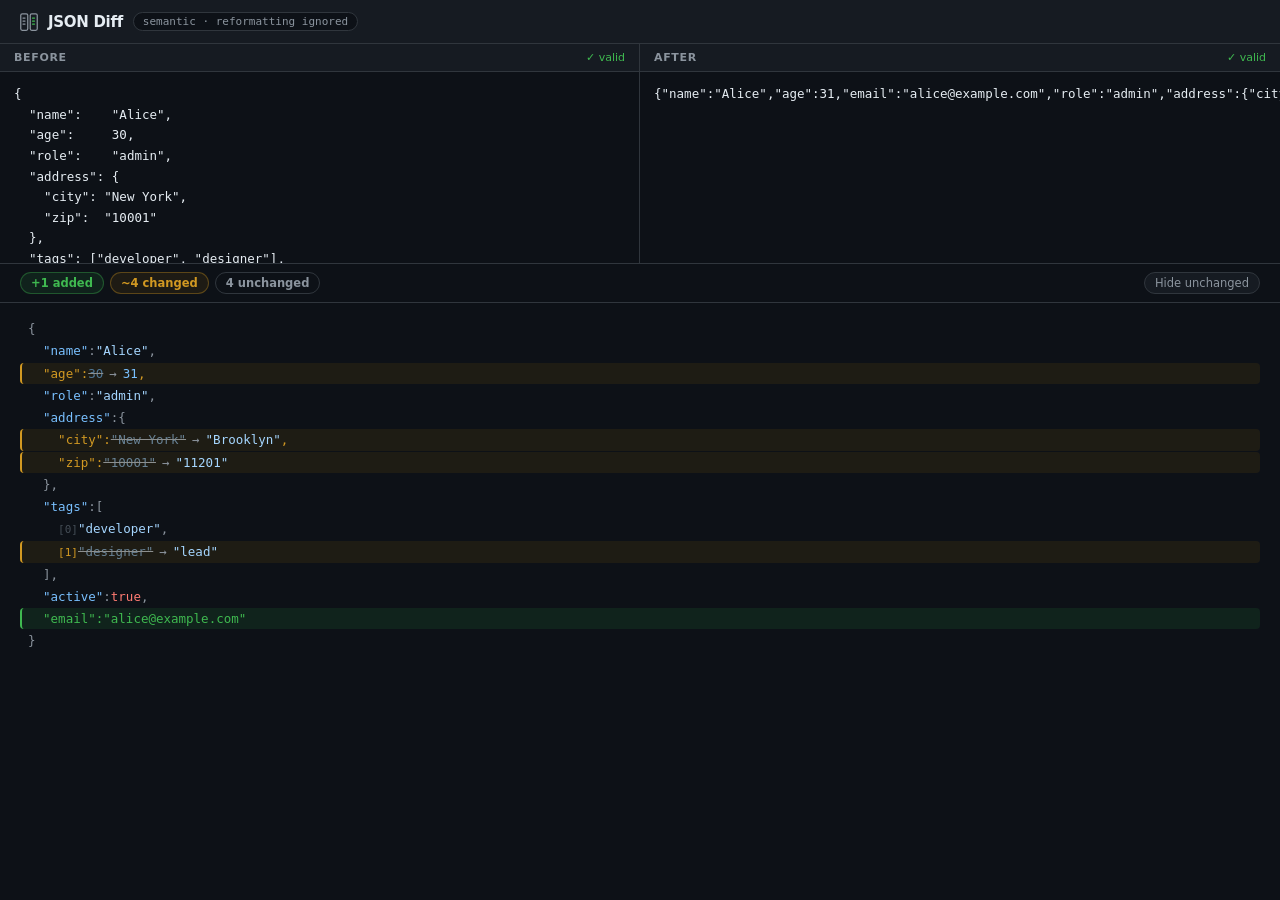
<file: Project/HTML,CSS,JS/JSON Diff Viewer/index.html>
<!DOCTYPE html>
<html lang="en">
<head>
<meta charset="UTF-8">
<meta name="viewport" content="width=device-width, initial-scale=1.0">
<title>JSON Diff</title>
<style>
:root {
  --bg:             #0D1117;
  --surface:        #161B22;
  --border:         #30363D;
  --text:           #E6EDF3;
  --muted:          #8B949E;
  --add-bg:         rgba(46, 160, 67, 0.12);
  --add-text:       #3FB950;
  --add-border:     rgba(63, 185, 80, 0.35);
  --rem-bg:         rgba(218, 54, 51, 0.12);
  --rem-text:       #F85149;
  --rem-border:     rgba(248, 81, 73, 0.35);
  --chg-bg:         rgba(158, 106, 3, 0.12);
  --chg-text:       #D29922;
  --chg-border:     rgba(210, 153, 34, 0.35);
  --mono: 'JetBrains Mono', 'Fira Code', 'Cascadia Code', ui-monospace, monospace;
  --sans: system-ui, -apple-system, 'Segoe UI', sans-serif;
  --radius: 6px;
}

* {
  box-sizing: border-box;
  margin: 0;
  padding: 0;
}

html, body {
  height: 100%;
}

body {
  background: var(--bg);
  color: var(--text);
  font-family: var(--sans);
  display: flex;
  flex-direction: column;
  height: 100vh;
  overflow: hidden;
}

/* ── Header ─────────────────────────────────────── */
header {
  flex-shrink: 0;
  padding: 12px 20px;
  border-bottom: 1px solid var(--border);
  display: flex;
  align-items: center;
  gap: 10px;
  background: var(--surface);
}

header h1 {
  font-size: 15px;
  font-weight: 600;
  letter-spacing: -.02em;
}

.badge {
  font-size: 11px;
  font-family: var(--mono);
  background: var(--bg);
  border: 1px solid var(--border);
  padding: 2px 9px;
  border-radius: 100px;
  color: var(--muted);
}

/* ── Input panes ─────────────────────────────────── */
.inputs {
  flex-shrink: 0;
  display: grid;
  grid-template-columns: 1fr 1fr;
  height: 220px;
  border-bottom: 1px solid var(--border);
}

.pane {
  display: flex;
  flex-direction: column;
  border-right: 1px solid var(--border);
}

.pane:last-child {
  border-right: none;
}

.pane-label {
  flex-shrink: 0;
  padding: 7px 14px;
  font-size: 11px;
  font-weight: 600;
  letter-spacing: .06em;
  text-transform: uppercase;
  color: var(--muted);
  background: var(--surface);
  border-bottom: 1px solid var(--border);
  display: flex;
  align-items: center;
  justify-content: space-between;
}

.pane-status {
  font-size: 11px;
  font-weight: 500;
  letter-spacing: 0;
  text-transform: none;
}

.pane-status.ok  { 
color: var(--add-text); 
}
.pane-status.err { 
color: var(--rem-text);
 }

textarea {
  flex: 1;
  background: var(--bg);
  border: none;
  color: var(--text);
  font-family: var(--mono);
  font-size: 12.5px;
  line-height: 1.65;
  padding: 12px 14px;
  resize: none;
  outline: none;
  white-space: pre;
  overflow: auto;
  tab-size: 2;
}

textarea::placeholder {
  color: var(--muted);
  opacity: .45;
}

/* ── Toolbar ────────────────────────────────────── */
.toolbar {
  flex-shrink: 0;
  padding: 8px 20px;
  border-bottom: 1px solid var(--border);
  display: flex;
  align-items: center;
  gap: 10px;
}

.summary {
  display: flex;
  gap: 6px;
  flex-wrap: wrap;
  flex: 1;
}

.pill {
  font-size: 11.5px;
  font-weight: 600;
  padding: 3px 10px;
  border-radius: 100px;
  border: 1px solid;
  cursor: default;
}

.pill.add { 
background: var(--add-bg); 
color: var(--add-text); 
border-color: var(--add-border);
 }
.pill.rem { 
background: var(--rem-bg);
 color: var(--rem-text);
  border-color: var(--rem-border);
   }
.pill.chg {
 background: var(--chg-bg); 
 color: var(--chg-text);
  border-color: var(--chg-border);
   }
.pill.eq  { 
background: transparent;
   color: var(--muted);    
   border-color: var(--border);    
    }

.toggle-btn {
  flex-shrink: 0;
  background: var(--surface);
  border: 1px solid var(--border);
  color: var(--muted);
  font-size: 11.5px;
  padding: 3px 10px;
  border-radius: 100px;
  cursor: pointer;
  font-family: var(--sans);
  transition: color .15s, border-color .15s;
}

.toggle-btn:hover  { 
color: var(--text);
 border-color: var(--muted);  
 }
.toggle-btn.active { color: var(--text); border-color: var(--add-text); }

/* ── Output ─────────────────────────────────────── */
.output {
  flex: 1;
  overflow: auto;
  padding: 14px 20px;
}

.empty {
  display: flex;
  flex-direction: column;
  align-items: center;
  justify-content: center;
  gap: 10px;
  height: 100%;
  color: var(--muted);
  font-size: 13.5px;
}

.empty svg    { 
  opacity: .3;
 }
.empty strong {
   color: var(--add-text);
   }

/* ── Diff Tree ───────────────────────────────────── */
.diff-tree {
  font-family: var(--mono);
  font-size: 12.5px;
  line-height: 1.7;
}

.dl {
  display: flex;
  align-items: baseline;
  padding: 0px 6px;
  margin: 1px 0;
  border-radius: 4px;
  border-left: 2px solid transparent;
}

.dl.added   { 
  background: var(--add-bg); 
  border-left-color: var(--add-text);
 }
.dl.removed { background: var(--rem-bg); 
  border-left-color: var(--rem-text);
 }
.dl.changed { background: var(--chg-bg);
   border-left-color: var(--chg-text); 
  }

/* hide unchanged when filtered */
.hide-unch .dl:not(.added):not(.removed):not(.changed) { display: none; }

.ind { 
  white-space: pre; 
  color: transparent; 
  user-select: none;
 }

.k   { color: #79C0FF; } /* key    */
.p   { color: var(--muted); } /* property */
.vs  { color: #A5D6FF; }  /* string */
.vn  { color: #79C0FF; }  /* number */
.vb  { color: #FF7B72; }  /* bool   */
.vnl { color: #FF7B72; }  /* null   */
.idx { color: #444d56; font-size: 11px; }

/* Inside added lines, unify colour */
.added   .k, .added   .p, .added   .vs, .added   .vn, .added   .vb, .added   .vnl { color: var(--add-text); }
.removed .k, .removed .p, .removed .vs, .removed .vn, .removed .vb, .removed .vnl { color: var(--rem-text); }

/* changed: key in amber, values styled individually */
.changed .k, .changed .p { color: var(--chg-text); }

.from  {
   text-decoration: line-through; 
   opacity: .55;
   }
.arrow {
   margin: 0 6px; 
   color: var(--muted); 
   }
</style>
</head>
<body>

<header>
  <svg width="18" height="18" viewBox="0 0 18 18" fill="none">
    <rect x=".75" y=".75" width="7" height="16.5" rx="1.5" stroke="#8B949E" stroke-width="1.25"/>
    <rect x="10.25" y=".75" width="7" height="16.5" rx="1.5" stroke="#8B949E" stroke-width="1.25"/>
    <path d="M3 5h2M3 8h2M3 11h2" stroke="#8B949E" stroke-width="1.25" stroke-linecap="round"/>
    <path d="M12.5 5h2M12.5 8h2M12.5 11h2" stroke="#3FB950" stroke-width="1.25" stroke-linecap="round"/>
  </svg>
  <h1>JSON Diff</h1>
  <span class="badge">semantic · reformatting ignored</span>
</header>

<div class="inputs">
  <div class="pane">
    <div class="pane-label">
      Before
      <span class="pane-status" id="sa"></span>
    </div>
    <textarea id="ia" spellcheck="false" placeholder='Paste "before" JSON here…'></textarea>
  </div>
  <div class="pane">
    <div class="pane-label">
      After
      <span class="pane-status" id="sb"></span>
    </div>
    <textarea id="ib" spellcheck="false" placeholder='Paste "after" JSON here…'></textarea>
  </div>
</div>

<div class="toolbar" id="toolbar" style="display:none">
  <div class="summary" id="summary"></div>
  <button class="toggle-btn" id="toggleBtn">Hide unchanged</button>
</div>

<div class="output" id="output">
  <div class="empty">
    <svg width="30" height="30" viewBox="0 0 30 30" fill="none">
      <path d="M4 8h22M4 15h14M4 22h18" stroke="#8B949E" stroke-width="2" stroke-linecap="round"/>
    </svg>
    Paste JSON in both panels to compare
  </div>
</div>

<script>
  // ── Helpers ──────────────────────────────────────────────────────
  const esc = s => String(s)
    .replace(/&/g, '&amp;')
    .replace(/</g, '&lt;')
    .replace(/>/g, '&gt;')
    .replace(/"/g, '&quot;');

  function typeOf(v) {
    if (v === null) return 'null';
    if (Array.isArray(v)) return 'array';
    return typeof v;
  }

  // ── Diff Engine ──────────────────────────────────────────────────
  function diff(a, b) {
    const ta = typeOf(a), tb = typeOf(b);
    if (ta !== tb) return { s: 'changed', from: a, to: b };
    if (ta === 'object') return diffObj(a, b);
    if (ta === 'array')  return diffArr(a, b);
    if (a === b) return { s: 'same', v: a };
    return { s: 'changed', from: a, to: b };
  }

  function diffObj(a, b) {
    const keys = [...new Set([...Object.keys(a), ...Object.keys(b)])];
    const ch = {};
    let mixed = false;
    for (const k of keys) {
      if (!(k in a)) {
        ch[k] = { s: 'added', v: b[k] };
        mixed = true;
      } else if (!(k in b)) {
        ch[k] = { s: 'removed', v: a[k] };
        mixed = true;
      } else {
        ch[k] = diff(a[k], b[k]);
        if (ch[k].s !== 'same') mixed = true;
      }
    }
    return { s: mixed ? 'mixed' : 'same', t: 'object', ch };
  }

  function diffArr(a, b) {
    const len = Math.max(a.length, b.length);
    const ch = {};
    let mixed = false;
    for (let i = 0; i < len; i++) {
      if (i >= a.length) {
        ch[i] = { s: 'added', v: b[i] };
        mixed = true;
      } else if (i >= b.length) {
        ch[i] = { s: 'removed', v: a[i] };
        mixed = true;
      } else {
        ch[i] = diff(a[i], b[i]);
        if (ch[i].s !== 'same') mixed = true;
      }
    }
    return { s: mixed ? 'mixed' : 'same', t: 'array', ch };
  }

  // ── Count ────────────────────────────────────────────────────────
  function count(node, c = { added: 0, removed: 0, changed: 0, same: 0 }) {
    if (node.s === 'added')   { c.added++;   return c; }
    if (node.s === 'removed') { c.removed++; return c; }
    if (node.s === 'changed') { c.changed++; return c; }
    if (node.s === 'same' && !node.ch) { c.same++; return c; }
    if (node.ch) Object.values(node.ch).forEach(n => count(n, c));
    return c;
  }

  // ── Render value (inline, for leafs) ────────────────────────────
  function rVal(v) {
    const t = typeOf(v);
    if (t === 'null')    return `<span class="vnl">null</span>`;
    if (t === 'boolean') return `<span class="vb">${v}</span>`;
    if (t === 'number')  return `<span class="vn">${v}</span>`;
    if (t === 'string')  return `<span class="vs">"${esc(v)}"</span>`;
    if (t === 'array')   return `<span class="vnl">[…]</span>`;
    if (t === 'object')  return `<span class="vnl">{…}</span>`;
    return esc(String(v));
  }

  // ── Render tree ──────────────────────────────────────────────────
  function rNode(node, key, depth, last, inArr) {
    const ind   = '  '.repeat(depth);
    const comma = last ? '' : '<span class="p">,</span>';
    const keyH  = key === null ? '' :
      inArr
        ? `<span class="p idx">[${key}]</span> `
        : `<span class="k">"${esc(String(key))}"</span><span class="p">: </span>`;
    const cls = node.s === 'mixed' ? '' : node.s === 'same' ? '' : node.s;

    if (node.s === 'added') {
      return `<div class="dl added"><span class="ind">${ind}</span>${keyH}${rVal(node.v)}${comma}</div>`;
    }

    if (node.s === 'removed') {
      return `<div class="dl removed"><span class="ind">${ind}</span>${keyH}${rVal(node.v)}${comma}</div>`;
    }

    if (node.s === 'changed') {
      return `<div class="dl changed"><span class="ind">${ind}</span>${keyH}` +
             `<span class="from">${rVal(node.from)}</span>` +
             `<span class="arrow">→</span>` +
             `${rVal(node.to)}${comma}</div>`;
    }

    if (node.s === 'same' && !node.ch) {
      return `<div class="dl"><span class="ind">${ind}</span>${keyH}${rVal(node.v)}${comma}</div>`;
    }

    const open  = node.t === 'array' ? '[' : '{';
    const close = node.t === 'array' ? ']' : '}';
    const keys  = Object.keys(node.ch);
    let html = `<div class="dl ${cls}"><span class="ind">${ind}</span>${keyH}<span class="p">${open}</span></div>`;
    keys.forEach((k, i) => {
      html += rNode(node.ch[k], k, depth + 1, i === keys.length - 1, node.t === 'array');
    });
    html += `<div class="dl ${cls}"><span class="ind">${ind}</span><span class="p">${close}</span>${comma}</div>`;
    return html;
  }

  // ── Parse helper ─────────────────────────────────────────────────
  function parse(txt, statusEl) {
    txt = txt.trim();
    if (!txt) {
      statusEl.textContent = '';
      statusEl.className = 'pane-status';
      return [null, false];
    }
    try {
      const v = JSON.parse(txt);
      statusEl.textContent = '✓ valid';
      statusEl.className = 'pane-status ok';
      return [v, true];
    } catch (e) {
      const msg = e.message.replace(/^JSON\.parse:\s*/i, '').split('\n')[0];
      statusEl.textContent = '✗ ' + msg;
      statusEl.className = 'pane-status err';
      return [null, false];
    }
  }

  // ── State ─────────────────────────────────────────────────────────
  let pA = null, pB = null, hideUnch = false;

  const ia        = document.getElementById('ia');
  const ib        = document.getElementById('ib');
  const sa        = document.getElementById('sa');
  const sb        = document.getElementById('sb');
  const out       = document.getElementById('output');
  const toolbar   = document.getElementById('toolbar');
  const summary   = document.getElementById('summary');
  const toggleBtn = document.getElementById('toggleBtn');

  // ── Render diff ───────────────────────────────────────────────────
  function render() {
    if (!pA && !pB) {
      toolbar.style.display = 'none';
      out.innerHTML = `<div class="empty">
        <svg width="30" height="30" viewBox="0 0 30 30" fill="none">
          <path d="M4 8h22M4 15h14M4 22h18" stroke="#8B949E" stroke-width="2" stroke-linecap="round"/>
        </svg>
        Paste JSON in both panels to compare
      </div>`;
      return;
    }
    if (!pA || !pB) {
      toolbar.style.display = 'none';
      out.innerHTML = `<div class="empty">
        <svg width="30" height="30" viewBox="0 0 30 30" fill="none">
          <circle cx="15" cy="15" r="12" stroke="#8B949E" stroke-width="2"/>
          <path d="M15 9v6M15 18v2" stroke="#8B949E" stroke-width="2" stroke-linecap="round"/>
        </svg>
        Fix JSON errors to see the diff
      </div>`;
      return;
    }

    const node = diff(pA, pB);
    const c    = count(node);

    if (!c.added && !c.removed && !c.changed) {
      toolbar.style.display = 'none';
      out.innerHTML = `<div class="empty">
        <svg width="30" height="30" viewBox="0 0 30 30" fill="none">
          <circle cx="15" cy="15" r="12" stroke="#3FB950" stroke-width="2"/>
          <path d="M9 15l4 4 8-8" stroke="#3FB950" stroke-width="2" stroke-linecap="round" stroke-linejoin="round"/>
        </svg>
        <strong>Identical</strong>
        <span style="font-size:13px">Both values are semantically equal — reformatting is ignored</span>
      </div>`;
      return;
    }

    summary.innerHTML = [
      c.added   && `<div class="pill add">+${c.added} added</div>`,
      c.removed && `<div class="pill rem">−${c.removed} removed</div>`,
      c.changed && `<div class="pill chg">~${c.changed} changed</div>`,
      c.same    && `<div class="pill eq">${c.same} unchanged</div>`,
    ].filter(Boolean).join('');

    toolbar.style.display = 'flex';

    const tree = document.createElement('div');
    tree.className = 'diff-tree' + (hideUnch ? ' hide-unch' : '');
    tree.innerHTML = rNode(node, null, 0, true, false);
    out.innerHTML = '';
    out.appendChild(tree);
  }

  // ── Input listeners ───────────────────────────────────────────────
let timerA, timerB;

ia.addEventListener('input', e => {
  [pA] = parse(e.target.value, sa);
  clearTimeout(timerA);
  timerA = setTimeout(render, 220);
});

ib.addEventListener('input', e => {
  [pB] = parse(e.target.value, sb);
  clearTimeout(timerB);
  timerB = setTimeout(render, 220);
});

  toggleBtn.addEventListener('click', () => {
    hideUnch = !hideUnch;
    toggleBtn.textContent = hideUnch ? 'Show unchanged' : 'Hide unchanged';
    toggleBtn.classList.toggle('active', hideUnch);
    document.querySelector('.diff-tree')?.classList.toggle('hide-unch', hideUnch);
  });

  // ── Demo ──────────────────────────────────────────────────────────
  ia.value = `{
  "name":    "Alice",
  "age":     30,
  "role":    "admin",
  "address": {
    "city": "New York",
    "zip":  "10001"
  },
  "tags": ["developer", "designer"],
  "active": true
}`;

  ib.value = `{"name":"Alice","age":31,"email":"alice@example.com","role":"admin","address":{"city":"Brooklyn","zip":"11201"},"tags":["developer","lead"],"active":true}`;

  [pA] = parse(ia.value, sa);
  [pB] = parse(ib.value, sb);
  render();
</script>
</body>
</html>
</file>
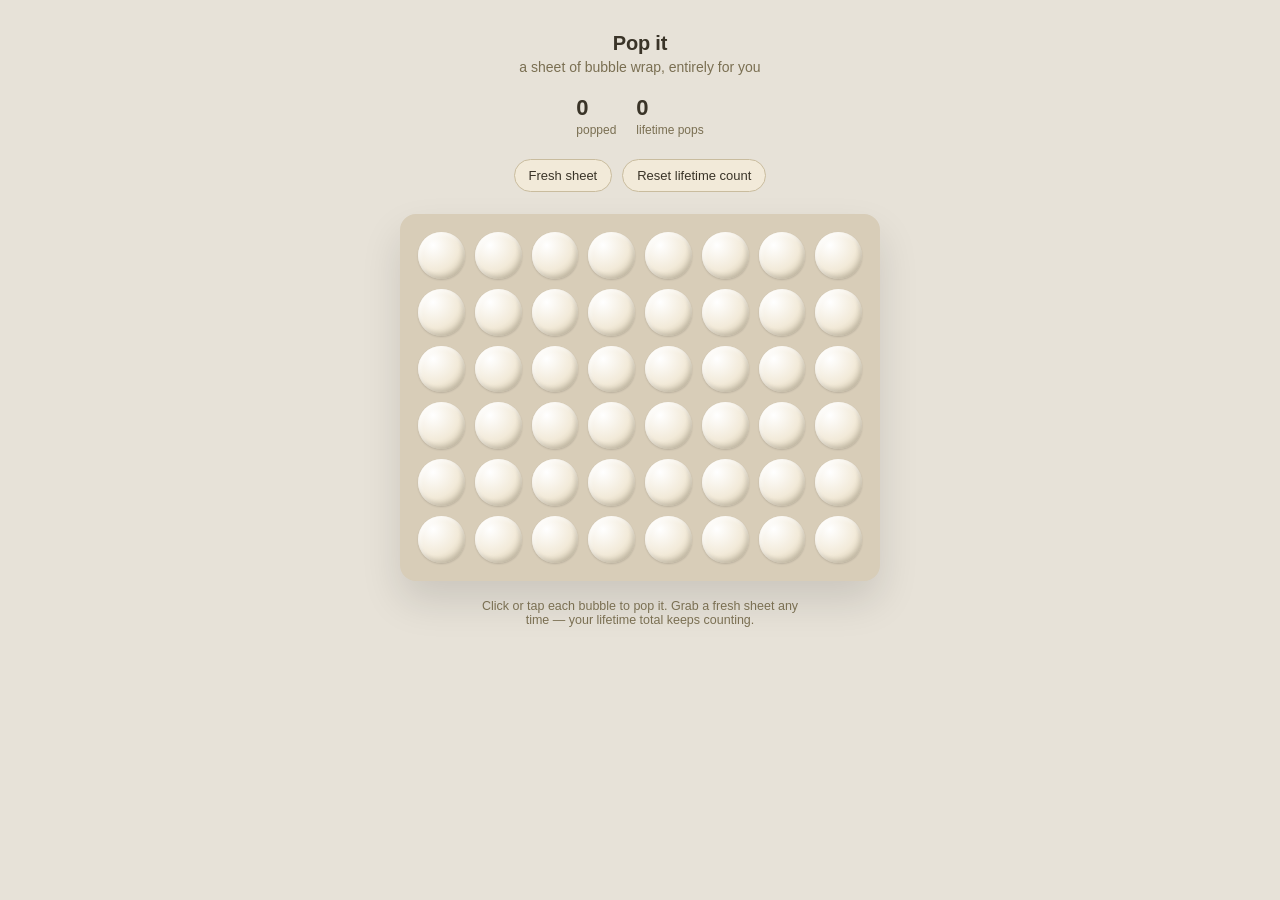
<file: Project/HTML,CSS,JS/pop game/index.html>
<!DOCTYPE html>
<html lang="en">
<head>
<meta charset="UTF-8">
<meta name="viewport" content="width=device-width, initial-scale=1.0">
<title>Pop it</title>
<style>
  :root {
    --bg: #e7e2d8;
    --sheet: #d8cdb8;
    --bubble: #f2ead9;
    --bubble-shadow: #c9bc9e;
    --popped: #cbbfa0;
    --ink: #3a3428;
    --accent: #7a6f52;
  }
  * { box-sizing: border-box; -webkit-tap-highlight-color: transparent; }
  body {
    margin: 0;
    min-height: 100vh;
    background: var(--bg);
    font-family: -apple-system, BlinkMacSystemFont, "Segoe UI", sans-serif;
    display: flex;
    flex-direction: column;
    align-items: center;
    padding: 32px 16px 60px;
    color: var(--ink);
    user-select: none;
  }
  h1 {
    font-size: 20px;
    font-weight: 600;
    margin: 0 0 4px;
    letter-spacing: -0.01em;
  }
  .sub {
    font-size: 14px;
    color: var(--accent);
    margin: 0 0 20px;
  }
  .stats {
    display: flex;
    gap: 20px;
    margin-bottom: 22px;
    font-size: 14px;
  }
  .stat-num {
    font-size: 22px;
    font-weight: 600;
    display: block;
  }
  .stat-label {
    color: var(--accent);
    font-size: 12px;
  }
  .toolbar {
    display: flex;
    gap: 10px;
    margin-bottom: 22px;
  }
  button.action {
    font-size: 13px;
    font-weight: 500;
    padding: 8px 14px;
    border-radius: 20px;
    border: 1px solid var(--bubble-shadow);
    background: var(--bubble);
    color: var(--ink);
    cursor: pointer;
  }
  button.action:hover { background: #fff; }
  .sheet {
    background: var(--sheet);
    border-radius: 16px;
    padding: 18px;
    display: grid;
    grid-template-columns: repeat(8, 1fr);
    gap: 10px;
    box-shadow: 0 20px 40px rgba(0,0,0,0.12);
    max-width: 480px;
    width: 100%;
  }
  @media (max-width: 480px) {
    .sheet { grid-template-columns: repeat(6, 1fr); gap: 8px; padding: 14px; }
  }
  .bubble {
    aspect-ratio: 1;
    border-radius: 50%;
    background: radial-gradient(circle at 32% 28%, #ffffff, var(--bubble) 55%, var(--bubble-shadow) 100%);
    box-shadow:
      inset -2px -3px 4px rgba(0,0,0,0.12),
      inset 2px 3px 4px rgba(255,255,255,0.6),
      0 1px 2px rgba(0,0,0,0.15);
    cursor: pointer;
    border: none;
    padding: 0;
    transition: transform 0.05s;
  }
  .bubble:active { transform: scale(0.9); }
  .bubble.popped {
    background: var(--popped);
    box-shadow: inset 1px 2px 3px rgba(0,0,0,0.25);
    cursor: default;
    animation: pop 0.18s ease-out;
  }
  @keyframes pop {
    0% { transform: scale(1.15); }
    60% { transform: scale(0.85); }
    100% { transform: scale(1); }
  }
  .hint {
    margin-top: 18px;
    font-size: 12.5px;
    color: var(--accent);
    text-align: center;
    max-width: 340px;
  }
</style>
</head>
<body>

<h1>Pop it</h1>
<p class="sub">a sheet of bubble wrap, entirely for you</p>

<div class="stats">
  <div>
    <span class="stat-num" id="poppedCount">0</span>
    <span class="stat-label">popped</span>
  </div>
  <div>
    <span class="stat-num" id="totalCount">0</span>
    <span class="stat-label">lifetime pops</span>
  </div>
</div>

<div class="toolbar">
  <button class="action" id="freshBtn">Fresh sheet</button>
  <button class="action" id="resetTotalBtn">Reset lifetime count</button>
</div>

<div class="sheet" id="sheet"></div>

<p class="hint">Click or tap each bubble to pop it. Grab a fresh sheet any time — your lifetime total keeps counting.</p>

<script>
const ROWS = 6, COLS = 8;
let poppedThisSheet = 0;
let lifetimeTotal = parseInt(localStorage.getItem('popit-lifetime') || '0', 10) || 0;

const sheetEl = document.getElementById('sheet');
const poppedCountEl = document.getElementById('poppedCount');
const totalCountEl = document.getElementById('totalCount');

function updateStats() {
  poppedCountEl.textContent = poppedThisSheet;
  totalCountEl.textContent = lifetimeTotal;
}

function playPop() {
  try {
    const ctx = new (window.AudioContext || window.webkitAudioContext)();
    const o = ctx.createOscillator();
    const g = ctx.createGain();
    o.type = 'sine';
    o.frequency.setValueAtTime(220 + Math.random() * 60, ctx.currentTime);
    o.frequency.exponentialRampToValueAtTime(80, ctx.currentTime + 0.08);
    g.gain.setValueAtTime(0.25, ctx.currentTime);
    g.gain.exponentialRampToValueAtTime(0.001, ctx.currentTime + 0.09);
    o.connect(g); g.connect(ctx.destination);
    o.start(); o.stop(ctx.currentTime + 0.1);
  } catch (e) {}
}

function buildSheet() {
  sheetEl.innerHTML = '';
  poppedThisSheet = 0;
  updateStats();
  const total = ROWS * COLS;
  for (let i = 0; i < total; i++) {
    const b = document.createElement('button');
    b.className = 'bubble';
    b.setAttribute('aria-label', 'Bubble');
    b.addEventListener('click', () => {
      if (b.classList.contains('popped')) return;
      b.classList.add('popped');
      poppedThisSheet++;
      lifetimeTotal++;
      localStorage.setItem('popit-lifetime', String(lifetimeTotal));
      updateStats();
      playPop();
    }, { once: true });
    sheetEl.appendChild(b);
  }
}

document.getElementById('freshBtn').addEventListener('click', buildSheet);
document.getElementById('resetTotalBtn').addEventListener('click', () => {
  lifetimeTotal = 0;
  localStorage.setItem('popit-lifetime', '0');
  updateStats();
});

buildSheet();
</script>

</body>
</html>
</file>
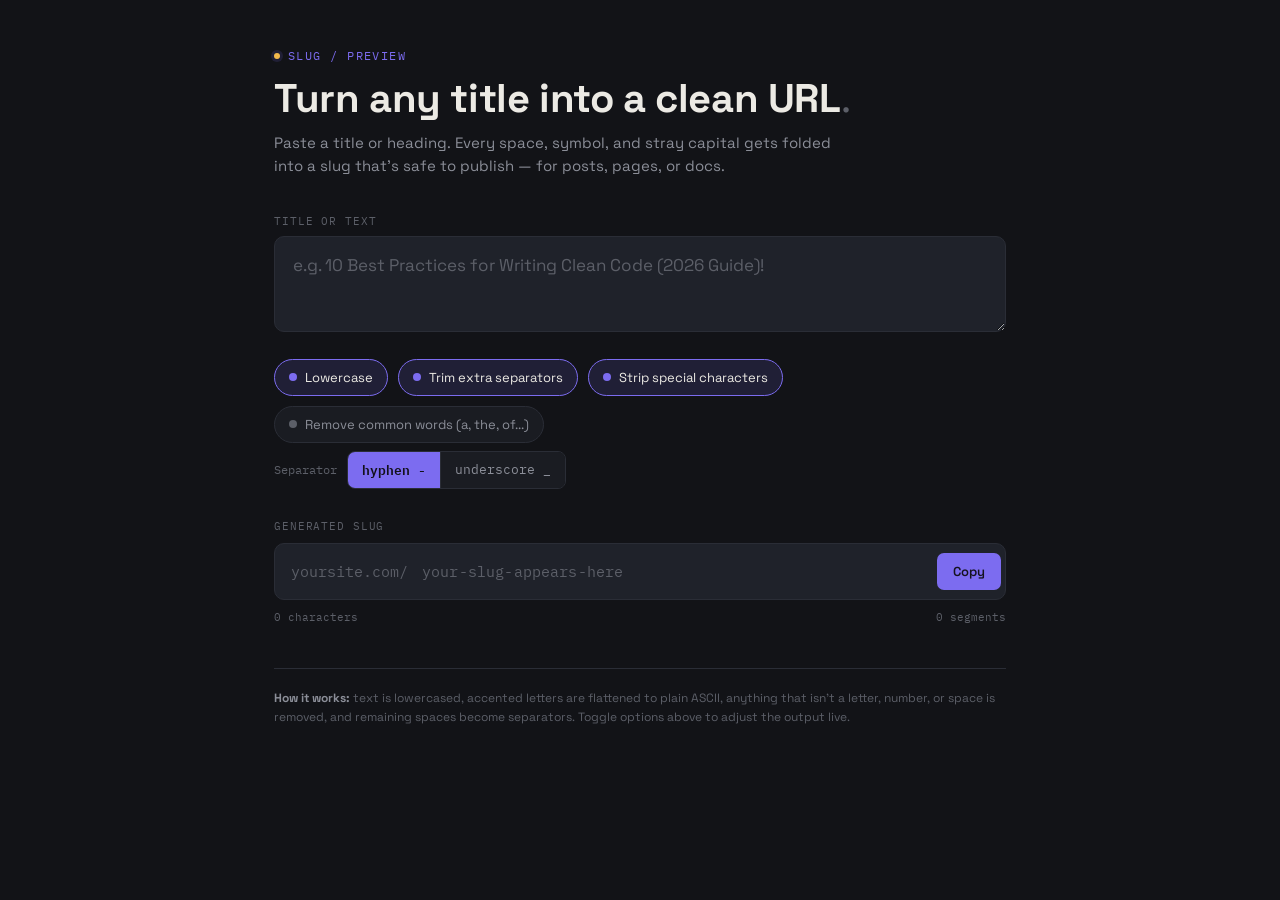
<file: Project/HTML,CSS,JS/URL Slug Generator/index.html>
<!DOCTYPE html>
<html lang="en">
<head>
<meta charset="UTF-8">
<title>Slugify — URL Slug Generator</title>
<style>
  @import url('https://fonts.googleapis.com/css2?family=Space+Grotesk:wght@400;500;600;700&family=IBM+Plex+Mono:wght@400;500;600&display=swap');

  :root{
    --bg: #121317;
    --bg-raised: #1a1c22;
    --bg-field: #1f222a;
    --ink: #ECEAE4;
    --ink-dim: #8b8e98;
    --ink-dimmer: #5c5f68;
    --accent: #7C6CF0;
    --accent-soft: rgba(124,108,240,0.14);
    --hyphen: #F2B84B;
    --line: #2a2d36;
    --mono: 'IBM Plex Mono', monospace;
    --sans: 'Space Grotesk', sans-serif;
  }
  *{ box-sizing: border-box; }
  html,body{
    margin:0; padding:0; background: var(--bg); color: var(--ink);
    font-family: var(--sans);
    min-height: 100vh;
  }
  .wrap{
    max-width: 780px;
    margin: 0 auto;
    padding: 48px 24px 80px;
  }
  .eyebrow{
    font-family: var(--mono);
    font-size: 12px;
    letter-spacing: 0.12em;
    text-transform: uppercase;
    color: var(--accent);
    display:flex;
    align-items:center;
    gap:8px;
    margin-bottom: 14px;
  }
  .eyebrow::before{
    content: "";
    width: 6px; height: 6px; border-radius: 50%;
    background: var(--hyphen);
    box-shadow: 0 0 0 3px var(--accent-soft);
  }
  h1{
    font-size: 40px;
    line-height: 1.1;
    margin: 0 0 10px;
    font-weight: 700;
    letter-spacing: -0.01em;
  }
  h1 .slash{ color: var(--ink-dimmer); font-weight: 400; }
  p.lede{
    color: var(--ink-dim);
    font-size: 15px;
    line-height: 1.55;
    max-width: 56ch;
    margin: 0 0 36px;
  }

  label.field-label{
    display:block;
    font-family: var(--mono);
    font-size: 11px;
    letter-spacing: 0.08em;
    text-transform: uppercase;
    color: var(--ink-dimmer);
    margin-bottom: 8px;
  }

  textarea{
    width: 100%;
    min-height: 96px;
    resize: vertical;
    background: var(--bg-field);
    border: 1px solid var(--line);
    border-radius: 10px;
    color: var(--ink);
    font-family: var(--sans);
    font-size: 17px;
    padding: 16px 18px;
    line-height: 1.5;
    outline: none;
    transition: border-color .15s ease, box-shadow .15s ease;
  }
  textarea:focus{
    border-color: var(--accent);
    box-shadow: 0 0 0 3px var(--accent-soft);
  }
  textarea::placeholder{ color: var(--ink-dimmer); }

  .options{
    display:flex;
    flex-wrap: wrap;
    gap: 10px;
    margin: 22px 0 8px;
  }
  .chip{
    display:flex;
    align-items:center;
    gap: 8px;
    padding: 9px 14px;
    border-radius: 999px;
    border: 1px solid var(--line);
    background: var(--bg-raised);
    font-size: 13px;
    color: var(--ink-dim);
    cursor: pointer;
    user-select: none;
    transition: all .15s ease;
  }
  .chip:hover{ border-color: #3a3d48; }
  .chip.on{
    background: var(--accent-soft);
    border-color: var(--accent);
    color: var(--ink);
  }
  .chip .dot{
    width: 8px; height: 8px; border-radius: 50%;
    background: var(--ink-dimmer);
    flex-shrink: 0;
    transition: background .15s ease;
  }
  .chip.on .dot{ background: var(--accent); }

  .sep-toggle{
    display:flex;
    gap: 10px;
    align-items:center;
    margin: 4px 0 30px;
  }
  .sep-toggle span{ font-size: 12px; color: var(--ink-dimmer); font-family: var(--mono); }
  .sep-btns{ display:flex; border: 1px solid var(--line); border-radius: 8px; overflow:hidden; }
  .sep-btns button{
    background: var(--bg-raised);
    border: none;
    color: var(--ink-dim);
    font-family: var(--mono);
    font-size: 13px;
    padding: 7px 14px;
    cursor: pointer;
    border-right: 1px solid var(--line);
  }
  .sep-btns button:last-child{ border-right:none; }
  .sep-btns button.active{
    background: var(--accent);
    color: #12111a;
    font-weight: 600;
  }

  .output-block{
    margin-top: 10px;
  }
  .address-bar{
    display:flex;
    align-items:center;
    background: var(--bg-field);
    border: 1px solid var(--line);
    border-radius: 10px;
    padding: 4px 4px 4px 16px;
    gap: 10px;
  }
  .address-bar .domain{
    font-family: var(--mono);
    color: var(--ink-dimmer);
    font-size: 15px;
    white-space: nowrap;
  }
  .slug-output{
    flex: 1;
    font-family: var(--mono);
    font-size: 15px;
    padding: 14px 4px;
    overflow-x: auto;
    white-space: pre;
    color: var(--ink);
    letter-spacing: 0.01em;
  }
  .slug-output .hy{ color: var(--hyphen); font-weight: 600; }
  .slug-output.empty{ color: var(--ink-dimmer); }

  .copy-btn{
    background: var(--accent);
    color: #14121f;
    border: none;
    border-radius: 7px;
    padding: 10px 16px;
    font-family: var(--sans);
    font-weight: 600;
    font-size: 13px;
    cursor: pointer;
    white-space: nowrap;
    transition: transform .1s ease, background .15s ease;
    flex-shrink: 0;
  }
  .copy-btn:hover{ background: #8d7ef5; }
  .copy-btn:active{ transform: scale(0.96); }
  .copy-btn.copied{ background: #4fae7a; color: #0e1a13; }

  .meta-row{
    display:flex;
    justify-content: space-between;
    margin-top: 10px;
    font-family: var(--mono);
    font-size: 11px;
    color: var(--ink-dimmer);
  }

  .footnote{
    margin-top: 44px;
    padding-top: 20px;
    border-top: 1px solid var(--line);
    font-size: 12px;
    color: var(--ink-dimmer);
    line-height: 1.6;
  }
  .footnote b{ color: var(--ink-dim); }

  @media (prefers-reduced-motion: reduce){
    .copy-btn{ transition: none; }
  }

  @media (max-width: 600px){
    h1{ font-size: 30px; }
    .address-bar{ flex-wrap: wrap; }
    .domain{ display:none; }
  }
</style>
</head>
<body>
<div class="wrap">
  <div class="eyebrow">slug / preview</div>
  <h1>Turn any title into a clean URL<span class="slash">.</span></h1>
  <p class="lede">Paste a title or heading. Every space, symbol, and stray capital gets folded into a slug that's safe to publish — for posts, pages, or docs.</p>

  <label class="field-label" for="input">Title or text</label>
  <textarea id="input" placeholder="e.g. 10 Best Practices for Writing Clean Code (2026 Guide)!"></textarea>

  <div class="options">
    <div class="chip on" data-opt="lowercase"><span class="dot"></span>Lowercase</div>
    <div class="chip on" data-opt="trim"><span class="dot"></span>Trim extra separators</div>
    <div class="chip on" data-opt="strip"><span class="dot"></span>Strip special characters</div>
    <div class="chip" data-opt="stopwords"><span class="dot"></span>Remove common words (a, the, of...)</div>
  </div>

  <div class="sep-toggle">
    <span>Separator</span>
    <div class="sep-btns">
      <button class="active" data-sep="-">hyphen -</button>
      <button data-sep="_">underscore _</button>
    </div>
  </div>

  <label class="field-label">Generated slug</label>
  <div class="output-block">
    <div class="address-bar">
      <span class="domain">yoursite.com/</span>
      <div class="slug-output empty" id="output">your-slug-appears-here</div>
      <button class="copy-btn" id="copyBtn">Copy</button>
    </div>
    <div class="meta-row">
      <span id="charCount">0 characters</span>
      <span id="wordCount">0 segments</span>
    </div>
  </div>

  <div class="footnote">
    <b>How it works:</b> text is lowercased, accented letters are flattened to plain ASCII, anything that isn't a letter, number, or space is removed, and remaining spaces become separators. Toggle options above to adjust the output live.
  </div>
</div>

<script>
  const input = document.getElementById('input');
  const output = document.getElementById('output');
  const copyBtn = document.getElementById('copyBtn');
  const charCount = document.getElementById('charCount');
  const wordCount = document.getElementById('wordCount');
  const chips = document.querySelectorAll('.chip');
  const sepBtns = document.querySelectorAll('.sep-btns button');

  const state = {
    lowercase: true,
    trim: true,
    strip: true,
    stopwords: false,
    separator: '-'
  };

  const STOPWORDS = new Set(['a','an','the','of','in','on','at','to','for','and','or','but','with','is','are']);

  function transliterate(str){
    return str.normalize('NFD').replace(/[\u0300-\u036f]/g, '');
  }

  function generateSlug(text){
    if (!text) return '';
    let s = transliterate(text);
    if (state.lowercase) s = s.toLowerCase();

    if (state.strip){
      // keep letters, numbers, whitespace, and hyphens/underscores already present
      s = s.replace(/[^a-zA-Z0-9\s\-_]/g, '');
    }

    // unify existing separators and spaces into plain spaces for word splitting
    s = s.replace(/[\-_]+/g, ' ').trim();

    let words = s.split(/\s+/).filter(Boolean);

    if (state.stopwords){
      words = words.filter(w => !STOPWORDS.has(w.toLowerCase()));
    }

    let joined = words.join(state.separator);

    if (state.trim){
      const escSep = state.separator === '-' ? '\\-' : '_';
      const re = new RegExp(escSep + '{2,}', 'g');
      joined = joined.replace(re, state.separator);
      const edgeRe = new RegExp('^' + escSep + '+|' + escSep + '+$', 'g');
      joined = joined.replace(edgeRe, '');
    }

    return { slug: joined, wordCount: words.length };
  }

  function render(){
    const text = input.value;
    const { slug, wordCount: wc } = generateSlug(text);

    if (!slug){
      output.textContent = 'your-slug-appears-here';
      output.classList.add('empty');
    } else {
      output.classList.remove('empty');
      const escSep = state.separator;
      output.innerHTML = slug.split(escSep).map(part =>
        part
      ).join(`<span class="hy">${escSep}</span>`);
    }

    charCount.textContent = `${slug.length} character${slug.length === 1 ? '' : 's'}`;
    wordCount.textContent = `${wc} segment${wc === 1 ? '' : 's'}`;
  }

  chips.forEach(chip => {
    chip.addEventListener('click', () => {
      const opt = chip.dataset.opt;
      state[opt] = !state[opt];
      chip.classList.toggle('on', state[opt]);
      render();
    });
  });

  sepBtns.forEach(btn => {
    btn.addEventListener('click', () => {
      sepBtns.forEach(b => b.classList.remove('active'));
      btn.classList.add('active');
      state.separator = btn.dataset.sep;
      render();
    });
  });

  input.addEventListener('input', render);

  copyBtn.addEventListener('click', () => {
    const { slug } = generateSlug(input.value);
    if (!slug) return;
    navigator.clipboard.writeText(slug).then(() => {
      copyBtn.textContent = 'Copied';
      copyBtn.classList.add('copied');
      setTimeout(() => {
        copyBtn.textContent = 'Copy';
        copyBtn.classList.remove('copied');
      }, 1400);
    });
  });

  render();
</script>
</body>
</html>
</file>
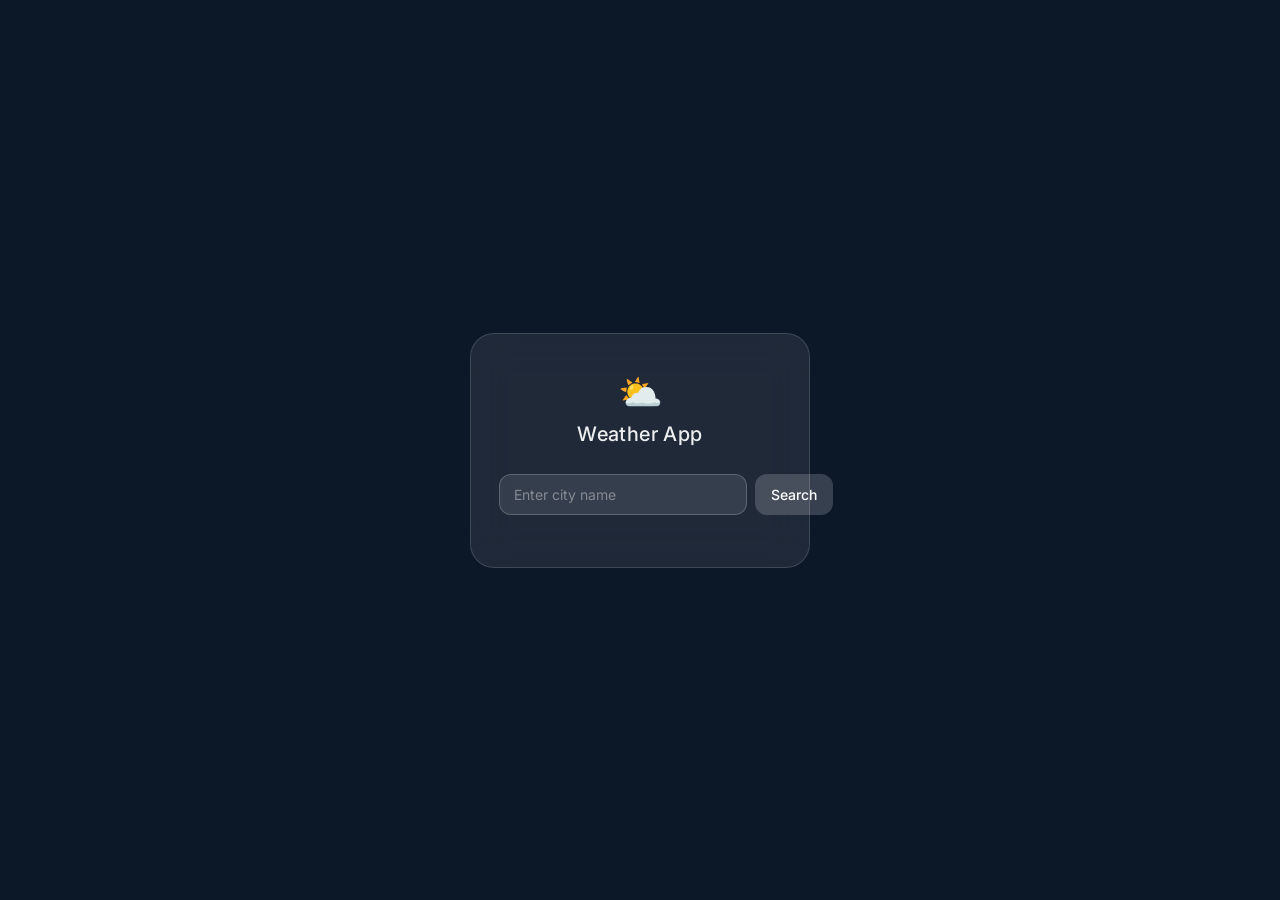
<file: Project/HTML,CSS,JS/Weather Websiter/index.html>
<!DOCTYPE html>
<html lang="en">
<head>
    <meta charset="UTF-8">
    <meta name="viewport" content="width=device-width, initial-scale=1.0">
    <title>Weather App</title>
    <link href="https://fonts.googleapis.com/css2?family=Inter:wght@300;400;500;600&display=swap" rel="stylesheet">
    <link rel="stylesheet" href="style.css">
</head>
<body>

    <video autoplay muted loop id="bg-video">
        <source src="video.mp4" type="video/mp4">
    </video>

    <div class="app-container">

        <div class="app-header">
            <span class="icon">⛅</span>
            <h1>Weather App</h1>
        </div>

        <div class="search-wrapper">
            <input type="text" id="city" placeholder="Enter city name" />
            <button id="searchBtn">Search</button>
        </div>

        <div id="result"></div>
        
    </div>

    <script src="script.js"></script>

</body>
</html>
</file>
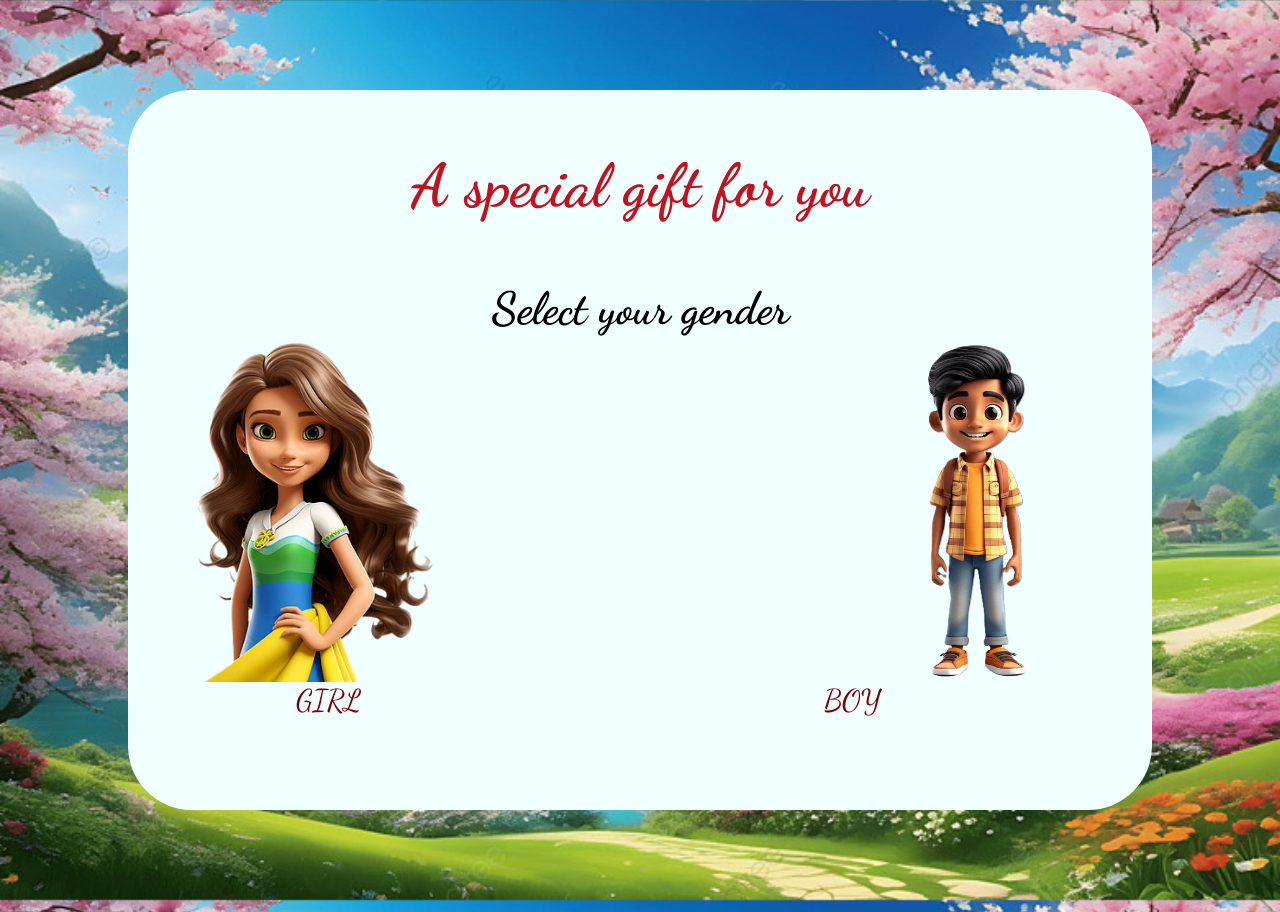
<file: Project/HTML,CSS,JS/YouFace/index.html>
<!DOCTYPE html>
<html lang="en">
<head>
    <meta charset="UTF-8">
    <meta name="viewport" content="width=device-width, initial-scale=1.0">
    <title>Document</title>
    <link href="https://fonts.googleapis.com/css2?family=Dancing+Script&display=swap" rel="stylesheet">
    <link rel="stylesheet" href="style.css">
</head>
<body>
    <div class="bigBox">
        <h1 class="tit">A special gift for you</h1>
        <h2>Select your gender</h2>
        <div class="link">
            <div class="img">
            <a href="alpha.html" class="girl">
                <img src="transparent-girl-brazil-beautiful-cute-long-hair-1711108397946.png" class="girl-gender">
            </a>
            <p>GIRL</p>
        </div>
        <div class="img">
            <a href="alpha.html" class="boy">
                <img src="3d-cartoon-happy-teenage-indian-600nw-2616370985.png" class="boy-gender">
            </a>  
            <p>BOY</p>   
           </div>
           </div>
    </div>
    <script src="face.js"></script>
</body>
</html>
</file>
<file: Project/HTML,CSS,JS/Weather Websiter/style.css>
* {
    box-sizing: border-box;
    margin: 0;
    padding: 0;
}

body {
    display: flex;
    justify-content: center;
    align-items: center;
    min-height: 100vh;
    font-family: 'Inter', 'Segoe UI', sans-serif;
    background: #0f1b2d;
    overflow: hidden;
}

#bg-video {
    position: fixed;
    top: 0;
    left: 0;
    width: 100%;
    height: 100%;
    z-index: 0;
    object-fit: cover;
}

body::after {
    content: '';
    position: fixed;
    inset: 0;
    background: rgba(10, 18, 35, 0.45);
    z-index: 1;
}

.app-container {
    position: relative;
    z-index: 2;
    width: 340px;
    padding: 36px 28px 32px;
    border-radius: 24px;
    background: rgba(255, 255, 255, 0.08);
    backdrop-filter: blur(20px);
    -webkit-backdrop-filter: blur(20px);
    border: 1px solid rgba(255, 255, 255, 0.15);
    color: white;
    text-align: center;
}

/* Header */
.app-header {
    margin-bottom: 28px;
}

.app-header .icon {
    font-size: 36px;
    display: block;
    margin-bottom: 8px;
}

.app-header h1 {
    font-size: 20px;
    font-weight: 500;
    letter-spacing: 0.4px;
    color: rgba(255, 255, 255, 0.92);
}

/* Search */
.search-wrapper {
    display: flex;
    gap: 8px;
    margin-bottom: 20px;
}

#city {
    flex: 1;
    padding: 11px 14px;
    border-radius: 12px;
    border: 1px solid rgba(255, 255, 255, 0.2);
    background: rgba(255, 255, 255, 0.1);
    color: white;
    font-size: 14px;
    font-family: inherit;
    outline: none;
    transition: border-color 0.2s, background 0.2s;
}

#city::placeholder {
    color: rgba(255, 255, 255, 0.4);
}

#city:focus {
    border-color: rgba(255, 255, 255, 0.45);
    background: rgba(255, 255, 255, 0.15);
}

#searchBtn {
    padding: 11px 16px;
    border-radius: 12px;
    border: none;
    background: rgba(255, 255, 255, 0.18);
    color: white;
    font-size: 14px;
    font-family: inherit;
    font-weight: 500;
    cursor: pointer;
    transition: background 0.2s, transform 0.1s;
    white-space: nowrap;
}

#searchBtn:hover {
    background: rgba(255, 255, 255, 0.3);
}

#searchBtn:active {
    transform: scale(0.97);
}

/* Result card */
#result {
    border-radius: 16px;
    overflow: hidden;
    transition: all 0.3s ease;
}

#result:empty {
    display: none;
}

.weather-card {
    background: rgba(255, 255, 255, 0.07);
    border: 1px solid rgba(255, 255, 255, 0.12);
    border-radius: 16px;
    padding: 24px 20px 20px;
    animation: fadeUp 0.35s ease;
}

@keyframes fadeUp {
    from { opacity: 0; transform: translateY(10px); }
    to   { opacity: 1; transform: translateY(0); }
}

.weather-card .city-name {
    font-size: 18px;
    font-weight: 500;
    color: rgba(255, 255, 255, 0.95);
    margin-bottom: 2px;
}

.weather-card .temp {
    font-size: 52px;
    font-weight: 300;
    letter-spacing: -1px;
    color: white;
    line-height: 1.1;
    margin: 10px 0 4px;
}

.weather-card img {
    width: 60px;
    height: 60px;
    display: block;
    margin: 6px auto;
    filter: drop-shadow(0 0 8px rgba(255,255,255,0.25));
}

.weather-card .desc {
    font-size: 13px;
    color: rgba(255, 255, 255, 0.6);
    text-transform: capitalize;
    letter-spacing: 0.3px;
}

.weather-card .divider {
    border: none;
    border-top: 1px solid rgba(255, 255, 255, 0.1);
    margin: 16px 0;
}

.weather-meta {
    display: flex;
    justify-content: space-around;
    font-size: 12px;
    color: rgba(255, 255, 255, 0.55);
}

.weather-meta .meta-item {
    display: flex;
    flex-direction: column;
    gap: 4px;
    align-items: center;
}

.weather-meta .meta-value {
    font-size: 14px;
    font-weight: 500;
    color: rgba(255, 255, 255, 0.85);
}

/* Error / loading states */
.status-msg {
    padding: 16px;
    font-size: 14px;
    color: rgba(255, 255, 255, 0.65);
    background: rgba(255, 255, 255, 0.06);
    border: 1px solid rgba(255, 255, 255, 0.1);
    border-radius: 14px;
    animation: fadeUp 0.25s ease;
}

.status-msg.error {
    color: rgba(255, 120, 120, 0.85);
    background: rgba(255, 80, 80, 0.08);
    border-color: rgba(255, 80, 80, 0.2);
}

/* Responsive */
@media (max-width: 400px) {
    .app-container {
        width: 92vw;
        padding: 28px 18px 24px;
    }
}
</file>
<file: Project/HTML,CSS,JS/YouFace/style.css>
*{
    margin: 0;
    padding: 0;
    font-family: 'dancing script', cursive;
}
body{
    font-size: 10px;
    width:100vw;
    height: 100vh;
    /* background-color: #003049; */
    background: url(pngtree-beatuful-nature-scenery-background-image_15517488.jpg);
    background-size: cover;
    display: flex;
    justify-content: center;
    align-items: center;
    overflow: hidden;
}
.bigBox{
    width:80vw;
    height: 80vh;
    background-color: azure;
    border-radius: 4rem;
    font-size: 3em;
    display: flex;
    /* justify-content: center; */
    align-items: center;
    flex-direction: column;
}
.bigBox h1{
    color: #C1121F;
    margin: 1em;
}
.link{
    display: flex;
    flex-direction: row;
    height: 80%;
    width: 100%;
    justify-content: space-between;
}
.girl,.boy{
    height: 60%;
    width: 100%;
    display: flex;
}
.boy{
    justify-content: flex-end;
}
.img{
    display: flex;
    flex-direction: column;
    align-items: center;
    color: #780000;
}
.alpha{
    background-color: #003049;
}
.alpha h1{
    color: #FDF0D5;
}
.name{
    text-align: center;
    width:50%;
    height: 5%;
    font-size: 1em;
    color:#780000
}
.submit{
    font-size: 0.5em;
    width: 10%;
    height: 4%;
    margin:0.3em;
    color: #780000;
}
    .box{
        height:50%;
        width:50%;
    }
@media(min-width:368px) and (max-width: 811px){
body{
    font-size: 8px;
}
.link{
    height: 40%;
}
}
@media(max-width: 367.9px){
body{
    font-size: 4px;
}
}

@media(max-width:368px){
     .link{
        flex-direction: column;
        align-items: center;
        justify-content: center;
        gap: 2rem;
    }

    .img{
        width: 80%;
    }

    .img img{
        max-width: 180px;
    }

}
</file>
